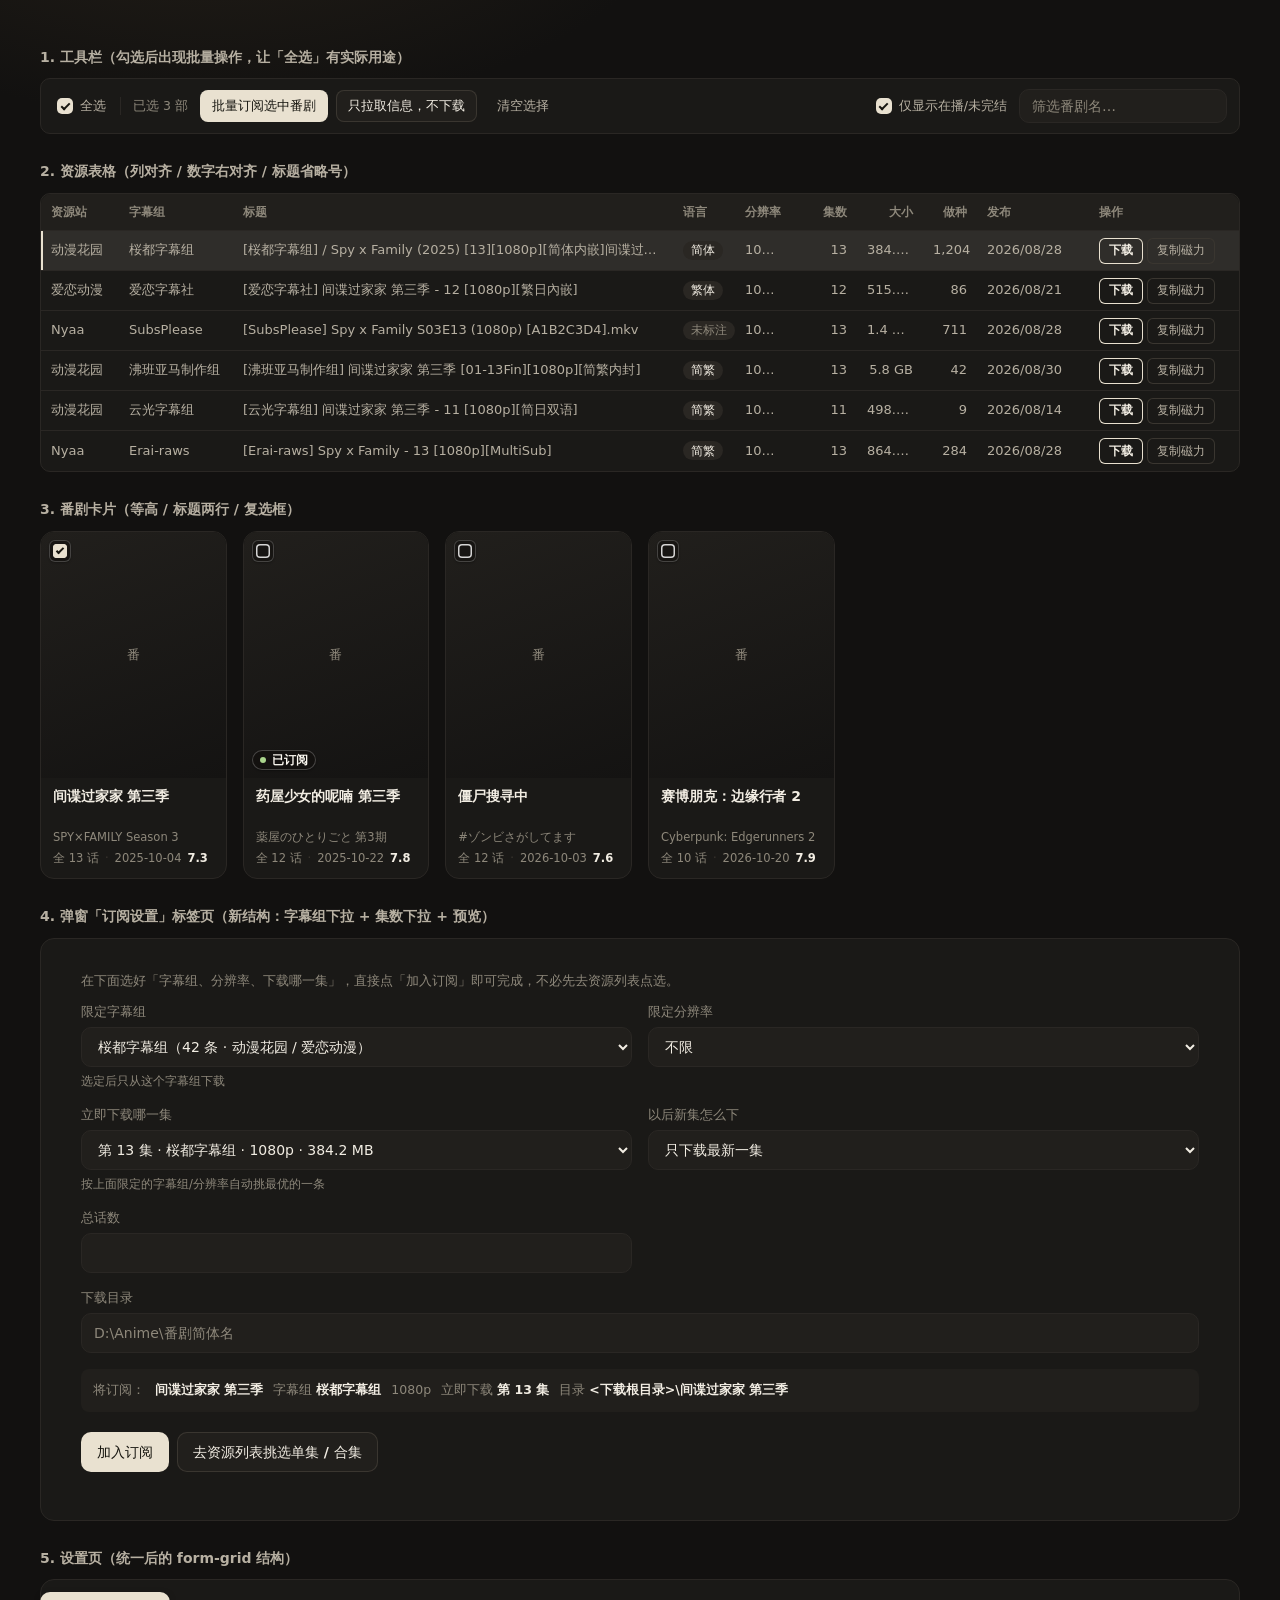
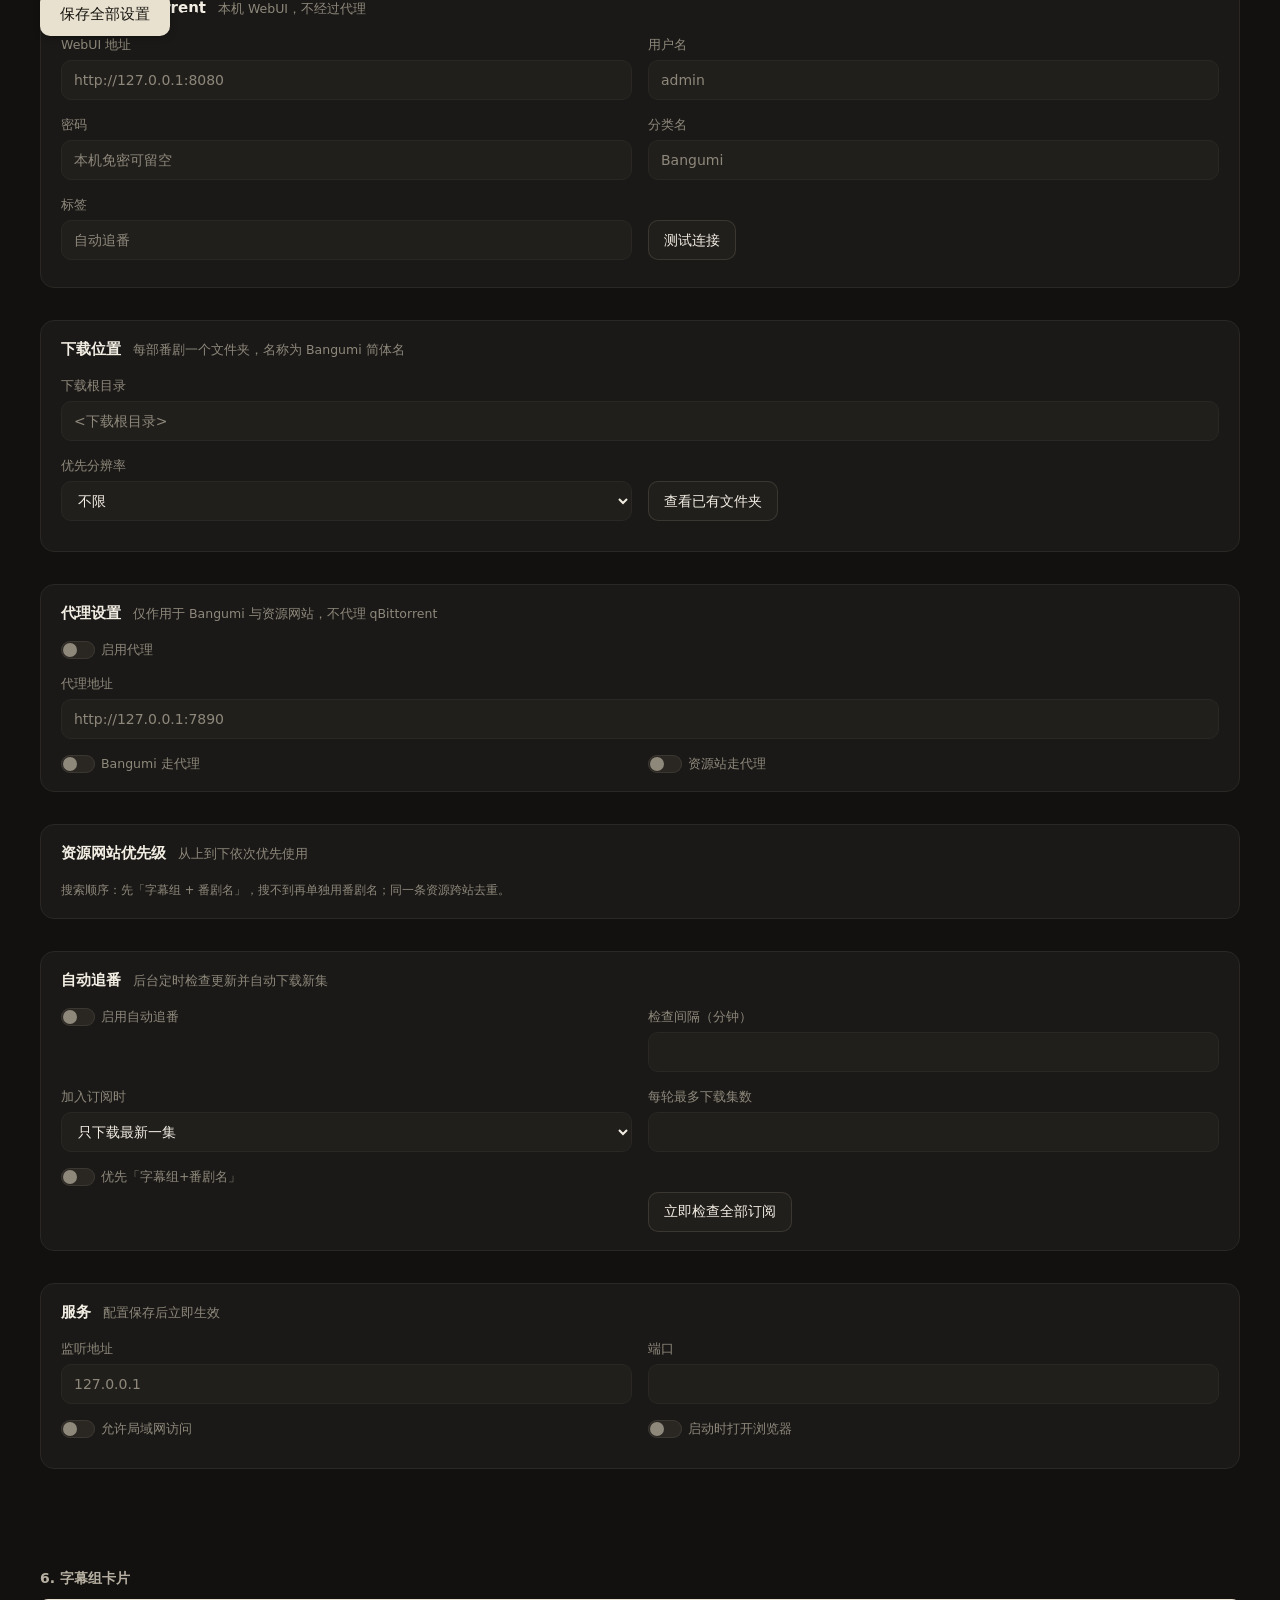
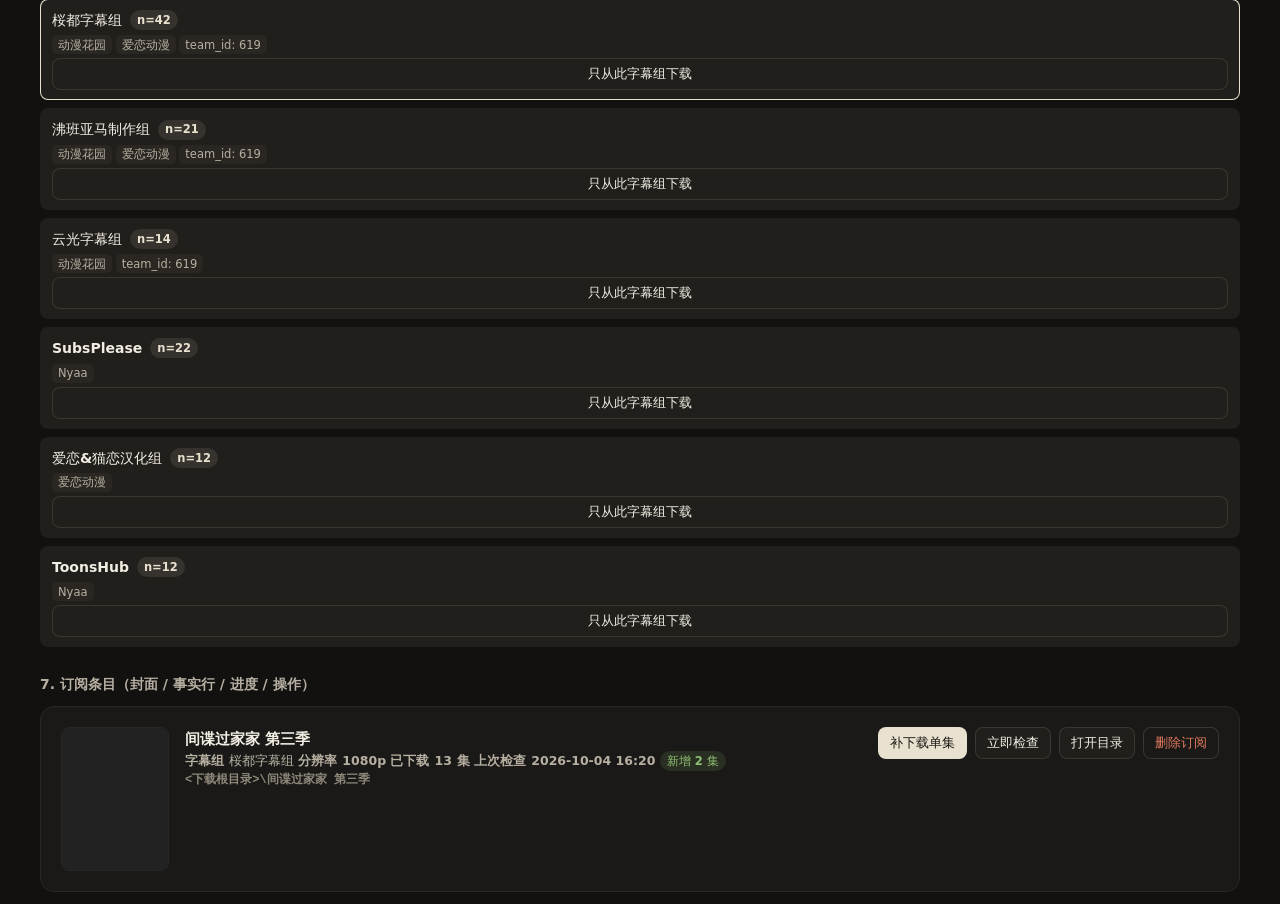
<file: _probe/ui_components.html>
<!DOCTYPE html>
<html lang="zh-CN" data-theme="dark">
<head>
<meta charset="UTF-8">
<title>组件布局快照</title>
<link rel="stylesheet" href="../app/web/styles.css">
<style>
  body { padding: 20px 40px; }
  h3 { font-size: 14px; margin: 26px 0 10px; color: var(--text-2); font-weight: 600; }
  .data-table tbody td { height: 40px; }
  .sub-item { margin-bottom: 12px; }
  .sub-progress { width: 320px; }
  .snap { border: 1px solid var(--border); border-radius: var(--r-lg); padding: 16px 20px; background: var(--surface); }
</style>
</head>
<body>
<h3>1. 工具栏（勾选后出现批量操作，让「全选」有实际用途）</h3>
<div class="toolbar" id="anime-toolbar">
        <label class="check"><input type="checkbox" id="check-all" checked><span>全选</span></label>
        <span class="toolbar-sep"></span>
        <span class="muted" id="selected-count">已选 3 部</span>
        <div class="batch-actions" id="batch-actions">
          <button type="button" class="btn btn-sm btn-primary" id="btn-batch-sub">批量订阅选中番剧</button>
          <button type="button" class="btn btn-sm" id="btn-batch-fetch">只拉取信息，不下载</button>
          <button type="button" class="btn btn-sm btn-ghost" id="btn-clear-selection">清空选择</button>
        </div>
        <div class="spacer"></div>
        <label class="check"><input type="checkbox" id="only-airing" checked><span>仅显示在播/未完结</span></label>
        <input type="search" class="input input-search" id="anime-filter" placeholder="筛选番剧名…">
      </div>

<h3>2. 资源表格（列对齐 / 数字右对齐 / 标题省略号）</h3>
<div class="table-wrap">
        <table class="data-table" id="res-table">
          <thead>
            <tr>
              <th class="col-src">资源站</th>
              <th class="col-group">字幕组</th>
              <th class="col-title">标题</th>
              <th class="col-lang">语言</th>
              <th class="col-res">分辨率</th>
              <th class="col-ep num">集数</th>
              <th class="col-size num">大小</th>
              <th class="col-seed num">做种</th>
              <th class="col-time">发布</th>
              <th class="col-act">操作</th>
            </tr>
          </thead>
          <tbody id="res-body"><tr class="res-row is-selected">
      <td class="col-src">动漫花园</td>
      <td class="col-group" title="桜都字幕组">桜都字幕组</td>
      <td class="col-title"><span class="ellipsis" title="[桜都字幕组] / Spy x Family (2025) [13][1080p][简体内嵌]间谍过家家第三季">[桜都字幕组] / Spy x Family (2025) [13][1080p][简体内嵌]间谍过家家第三季</span></td>
      <td class="col-lang"><span class="lang-pill lang-chs">简体</span></td>
      <td class="col-res">1080p</td>
      <td class="col-ep num">13</td>
      <td class="col-size num">384.2 MB</td>
      <td class="col-seed num">1,204</td>
      <td class="col-time">2026/08/28</td>
      <td class="col-act act-cell"><span class="cell-actions">
        <button type="button" class="btn btn-sm btn-primary">下载</button>
        <button type="button" class="btn btn-sm">复制磁力</button></span></td>
    </tr>
<tr class="res-row">
      <td class="col-src">爱恋动漫</td>
      <td class="col-group" title="爱恋字幕社">爱恋字幕社</td>
      <td class="col-title"><span class="ellipsis" title="[爱恋字幕社] 间谍过家家 第三季 - 12 [1080p][繁日內嵌]">[爱恋字幕社] 间谍过家家 第三季 - 12 [1080p][繁日內嵌]</span></td>
      <td class="col-lang"><span class="lang-pill lang-cht">繁体</span></td>
      <td class="col-res">1080p</td>
      <td class="col-ep num">12</td>
      <td class="col-size num">515.1 MB</td>
      <td class="col-seed num">86</td>
      <td class="col-time">2026/08/21</td>
      <td class="col-act act-cell"><span class="cell-actions">
        <button type="button" class="btn btn-sm btn-primary">下载</button>
        <button type="button" class="btn btn-sm">复制磁力</button></span></td>
    </tr>
<tr class="res-row">
      <td class="col-src">Nyaa</td>
      <td class="col-group" title="SubsPlease">SubsPlease</td>
      <td class="col-title"><span class="ellipsis" title="[SubsPlease] Spy x Family S03E13 (1080p) [A1B2C3D4].mkv">[SubsPlease] Spy x Family S03E13 (1080p) [A1B2C3D4].mkv</span></td>
      <td class="col-lang"><span class="lang-pill lang-none">未标注</span></td>
      <td class="col-res">1080p</td>
      <td class="col-ep num">13</td>
      <td class="col-size num">1.4 GiB</td>
      <td class="col-seed num">711</td>
      <td class="col-time">2026/08/28</td>
      <td class="col-act act-cell"><span class="cell-actions">
        <button type="button" class="btn btn-sm btn-primary">下载</button>
        <button type="button" class="btn btn-sm">复制磁力</button></span></td>
    </tr>
<tr class="res-row">
      <td class="col-src">动漫花园</td>
      <td class="col-group" title="沸班亚马制作组">沸班亚马制作组</td>
      <td class="col-title"><span class="ellipsis" title="[沸班亚马制作组] 间谍过家家 第三季 [01-13Fin][1080p][简繁内封]">[沸班亚马制作组] 间谍过家家 第三季 [01-13Fin][1080p][简繁内封]</span></td>
      <td class="col-lang"><span class="lang-pill lang-both">简繁</span></td>
      <td class="col-res">1080p</td>
      <td class="col-ep num">13</td>
      <td class="col-size num">5.8 GB</td>
      <td class="col-seed num">42</td>
      <td class="col-time">2026/08/30</td>
      <td class="col-act act-cell"><span class="cell-actions">
        <button type="button" class="btn btn-sm btn-primary">下载</button>
        <button type="button" class="btn btn-sm">复制磁力</button></span></td>
    </tr>
<tr class="res-row">
      <td class="col-src">动漫花园</td>
      <td class="col-group" title="云光字幕组">云光字幕组</td>
      <td class="col-title"><span class="ellipsis" title="[云光字幕组] 间谍过家家 第三季 - 11 [1080p][简日双语]">[云光字幕组] 间谍过家家 第三季 - 11 [1080p][简日双语]</span></td>
      <td class="col-lang"><span class="lang-pill lang-both">简繁</span></td>
      <td class="col-res">1080p</td>
      <td class="col-ep num">11</td>
      <td class="col-size num">498.0 MB</td>
      <td class="col-seed num">9</td>
      <td class="col-time">2026/08/14</td>
      <td class="col-act act-cell"><span class="cell-actions">
        <button type="button" class="btn btn-sm btn-primary">下载</button>
        <button type="button" class="btn btn-sm">复制磁力</button></span></td>
    </tr>
<tr class="res-row">
      <td class="col-src">Nyaa</td>
      <td class="col-group" title="Erai-raws">Erai-raws</td>
      <td class="col-title"><span class="ellipsis" title="[Erai-raws] Spy x Family - 13 [1080p][MultiSub]">[Erai-raws] Spy x Family - 13 [1080p][MultiSub]</span></td>
      <td class="col-lang"><span class="lang-pill lang-both">简繁</span></td>
      <td class="col-res">1080p</td>
      <td class="col-ep num">13</td>
      <td class="col-size num">864.6 MiB</td>
      <td class="col-seed num">284</td>
      <td class="col-time">2026/08/28</td>
      <td class="col-act act-cell"><span class="cell-actions">
        <button type="button" class="btn btn-sm btn-primary">下载</button>
        <button type="button" class="btn btn-sm">复制磁力</button></span></td>
    </tr></tbody>
        </table>
      </div>
      <div class="empty small" id="res-empty" hidden>没有符合条件的资源</div>
    </div>

<h3>3. 番剧卡片（等高 / 标题两行 / 复选框）</h3>
<div class="grid"><div class="card">
      <div class="card-cover"><span class="card-cover-fallback">番</span>
        <label class="card-check"><input type="checkbox" checked></label>
        
      </div>
      <div class="card-body">
        <div class="card-title">间谍过家家 第三季</div>
        <div class="card-sub">SPY×FAMILY Season 3</div>
        <div class="card-meta"><span class="tag">全 13 话</span><span class="tag">2025-10-04</span><span class="num">7.3</span></div>
      </div>
    </div>
<div class="card is-subscribed">
      <div class="card-cover"><span class="card-cover-fallback">番</span>
        <label class="card-check"><input type="checkbox"></label>
        <div class="card-badges"><span class="badge badge-ok">已订阅</span></div>
      </div>
      <div class="card-body">
        <div class="card-title">药屋少女的呢喃 第三季</div>
        <div class="card-sub">薬屋のひとりごと 第3期</div>
        <div class="card-meta"><span class="tag">全 12 话</span><span class="tag">2025-10-22</span><span class="num">7.8</span></div>
      </div>
    </div>
<div class="card">
      <div class="card-cover"><span class="card-cover-fallback">番</span>
        <label class="card-check"><input type="checkbox"></label>
        
      </div>
      <div class="card-body">
        <div class="card-title">僵尸搜寻中</div>
        <div class="card-sub">#ゾンビさがしてます</div>
        <div class="card-meta"><span class="tag">全 12 话</span><span class="tag">2026-10-03</span><span class="num">7.6</span></div>
      </div>
    </div>
<div class="card">
      <div class="card-cover"><span class="card-cover-fallback">番</span>
        <label class="card-check"><input type="checkbox"></label>
        
      </div>
      <div class="card-body">
        <div class="card-title">赛博朋克：边缘行者 2</div>
        <div class="card-sub">Cyberpunk: Edgerunners 2</div>
        <div class="card-meta"><span class="tag">全 10 话</span><span class="tag">2026-10-20</span><span class="num">7.9</span></div>
      </div>
    </div></div>

<h3>4. 弹窗「订阅设置」标签页（新结构：字幕组下拉 + 集数下拉 + 预览）</h3>
<div class="snap"><div class="tab-body" id="tab-sub">
      <p class="muted section-hint">在下面选好「字幕组、分辨率、下载哪一集」，直接点「加入订阅」即可完成，不必先去资源列表点选。</p>
      <div class="form-grid">
        <div class="form-cell">
          <label for="s-group">限定字幕组</label>
          <select id="s-group">
            <option value="">不限字幕组（任意组）</option>
            <option value="桜都字幕组" selected>桜都字幕组（42 条 · 动漫花园 / 爱恋动漫）</option>
            <option value="SubsPlease">SubsPlease（22 条 · Nyaa）</option>
          </select>
          <span class="field-tip" id="s-group-tip">选定后只从这个字幕组下载</span>
        </div>
        <div class="form-cell">
          <label for="s-res">限定分辨率</label>
          <select id="s-res">
            <option value="">不限</option>
            <option>2160p</option>
            <option>1080p</option>
            <option>720p</option>
            <option>480p</option>
          </select>
        </div>
        <div class="form-cell">
          <label for="s-episode">立即下载哪一集</label>
          <select id="s-episode">
            <option value="">不下载（仅订阅，之后自动追新）</option>
            <option value="k13" selected>第 13 集 · 桜都字幕组 · 1080p · 384.2 MB</option>
            <option value="k12">第 12 集 · 桜都字幕组 · 1080p · 515.1 MB</option>
            <option value="k11">第 11 集 · 云光字幕组 · 1080p · 498.0 MB</option>
          </select>
          <span class="field-tip" id="s-episode-tip">按上面限定的字幕组/分辨率自动挑最优的一条</span>
        </div>
        <div class="form-cell">
          <label for="s-initial">以后新集怎么下</label>
          <select id="s-initial">
            <option value="latest">只下载最新一集</option>
            <option value="all">补齐已播出剧集</option>
            <option value="none">只追新，不补旧</option>
          </select>
        </div>
        <div class="form-cell">
          <label for="s-total">总话数</label>
          <input id="s-total" type="number" min="0" step="1">
        </div>
        <div class="form-cell span-2">
          <label for="s-folder">下载目录</label>
          <input id="s-folder" placeholder="D:\Anime\番剧简体名">
        </div>
      </div>

      <div class="sub-preview" id="s-preview">将订阅：<b>间谍过家家 第三季</b><span>字幕组 <b>桜都字幕组</b></span><span>1080p</span><span>立即下载 <b>第 13 集</b></span><span class="ellipsis">目录 <b><下载根目录>\间谍过家家 第三季</b></span></div>

      <div class="sub-actions">
        <button type="button" class="btn btn-primary" id="btn-sub-add">加入订阅</button>
        <button type="button" class="btn" id="btn-goto-res">去资源列表挑选单集 / 合集</button>
        <span class="muted" id="sub-state"></span>
      </div>

      <div class="history" id="sub-history"></div>
    </div></div>

<h3>5. 设置页（统一后的 form-grid 结构）</h3>
<section class="view" id="view-config">
      <div class="settings">

        <div class="panel">
          <div class="panel-head"><h2>下载器 qBittorrent</h2><span class="hint">本机 WebUI，不经过代理</span></div>
          <div class="form-grid">
            <div class="form-cell"><label for="cfg-qb-url">WebUI 地址</label>
              <input id="cfg-qb-url" placeholder="http://127.0.0.1:8080"></div>
            <div class="form-cell"><label for="cfg-qb-user">用户名</label>
              <input id="cfg-qb-user" placeholder="admin"></div>
            <div class="form-cell"><label for="cfg-qb-pass">密码</label>
              <input id="cfg-qb-pass" type="password" placeholder="本机免密可留空"></div>
            <div class="form-cell"><label for="cfg-qb-cat">分类名</label>
              <input id="cfg-qb-cat" placeholder="Bangumi"></div>
            <div class="form-cell"><label for="cfg-qb-tags">标签</label>
              <input id="cfg-qb-tags" placeholder="自动追番"></div>
            <div class="form-cell"><span class="label-ghost" aria-hidden="true"></span>
              <button type="button" class="btn" id="btn-qb-test">测试连接</button></div>
          </div>
          <div class="inline-state" id="qb-state"></div>
        </div>

        <div class="panel">
          <div class="panel-head"><h2>下载位置</h2><span class="hint">每部番剧一个文件夹，名称为 Bangumi 简体名</span></div>
          <div class="form-grid">
            <div class="form-cell span-2"><label for="cfg-root">下载根目录</label>
              <input id="cfg-root" placeholder="<下载根目录>"></div>
            <div class="form-cell"><label for="cfg-res">优先分辨率</label>
              <select id="cfg-res"><option value="">不限</option><option>2160p</option><option>1080p</option><option>720p</option><option>480p</option></select></div>
            <div class="form-cell form-cell-btn"><span class="label-ghost" aria-hidden="true"></span><button type="button" class="btn" id="btn-show-folders">查看已有文件夹</button></div>
          </div>
          <div class="folders" id="folder-list"></div>
        </div>

        <div class="panel">
          <div class="panel-head"><h2>代理设置</h2><span class="hint">仅作用于 Bangumi 与资源网站，不代理 qBittorrent</span></div>
          <div class="form-grid">
            <div class="form-cell"><label class="switch"><input type="checkbox" id="cfg-proxy-on"><span>启用代理</span></label></div>
            <div class="form-cell span-2"><label for="cfg-proxy-url">代理地址</label>
              <input id="cfg-proxy-url" placeholder="http://127.0.0.1:7890"></div>
            <div class="form-cell"><label class="switch"><input type="checkbox" id="cfg-proxy-bgm"><span>Bangumi 走代理</span></label></div>
            <div class="form-cell"><label class="switch"><input type="checkbox" id="cfg-proxy-src"><span>资源站走代理</span></label></div>
          </div>
        </div>

        <div class="panel">
          <div class="panel-head"><h2>资源网站优先级</h2><span class="hint">从上到下依次优先使用</span></div>
          <div class="source-list" id="source-list"></div>
          <p class="muted small">搜索顺序：先「字幕组 + 番剧名」，搜不到再单独用番剧名；同一条资源跨站去重。</p>
        </div>

        <div class="panel">
          <div class="panel-head"><h2>自动追番</h2><span class="hint">后台定时检查更新并自动下载新集</span></div>
          <div class="form-grid">
            <div class="form-cell"><label class="switch"><input type="checkbox" id="cfg-sub-on"><span>启用自动追番</span></label></div>
            <div class="form-cell"><label for="cfg-sub-interval">检查间隔（分钟）</label>
              <input id="cfg-sub-interval" type="number" min="5" max="1440" step="5"></div>
            <div class="form-cell"><label for="cfg-sub-initial">加入订阅时</label>
              <select id="cfg-sub-initial">
                <option value="latest">只下载最新一集</option>
                <option value="all">补齐已播出剧集</option>
                <option value="none">只追新，不补旧</option>
              </select></div>
            <div class="form-cell"><label for="cfg-sub-max">每轮最多下载集数</label>
              <input id="cfg-sub-max" type="number" min="1" max="50" step="1"></div>
            <div class="form-cell"><label class="switch"><input type="checkbox" id="cfg-sub-groupfirst"><span>优先「字幕组+番剧名」</span></label></div>
            <div class="form-cell form-cell-btn"><span class="label-ghost" aria-hidden="true"></span><button type="button" class="btn" id="btn-check-now">立即检查全部订阅</button></div>
          </div>
        </div>

        <div class="panel">
          <div class="panel-head"><h2>服务</h2><span class="hint">配置保存后立即生效</span></div>
          <div class="form-grid">
            <div class="form-cell"><label for="cfg-host">监听地址</label>
              <input id="cfg-host" placeholder="127.0.0.1"></div>
            <div class="form-cell"><label for="cfg-port">端口</label>
              <input id="cfg-port" type="number" min="1024" max="65535"></div>
            <div class="form-cell"><label class="switch"><input type="checkbox" id="cfg-lan"><span>允许局域网访问</span></label></div>
            <div class="form-cell"><label class="switch"><input type="checkbox" id="cfg-openbrowser"><span>启动时打开浏览器</span></label></div>
          </div>
          <div class="config-path" id="config-path"></div>
        </div>

        <div class="save-bar">
          <button type="button" class="btn btn-primary btn-lg" id="btn-save-config">保存全部设置</button>
          <span class="muted" id="save-state"></span>
        </div>
      </div>
    </section>

<h3>6. 字幕组卡片</h3>
<div class="group-list"><div class="group-card is-selected">
      <div class="group-head"><span class="group-name">桜都字幕组</span><span class="badge badge-accent">n=42</span></div>
      <div class="group-meta"><span class="tag">动漫花园</span> <span class="tag">爱恋动漫</span>
        <span class="tag">team_id: 619</span></div>
      <button type="button" class="btn btn-sm">只从此字幕组下载</button>
    </div>
<div class="group-card">
      <div class="group-head"><span class="group-name">沸班亚马制作组</span><span class="badge badge-accent">n=21</span></div>
      <div class="group-meta"><span class="tag">动漫花园</span> <span class="tag">爱恋动漫</span>
        <span class="tag">team_id: 619</span></div>
      <button type="button" class="btn btn-sm">只从此字幕组下载</button>
    </div>
<div class="group-card">
      <div class="group-head"><span class="group-name">云光字幕组</span><span class="badge badge-accent">n=14</span></div>
      <div class="group-meta"><span class="tag">动漫花园</span>
        <span class="tag">team_id: 619</span></div>
      <button type="button" class="btn btn-sm">只从此字幕组下载</button>
    </div>
<div class="group-card">
      <div class="group-head"><span class="group-name">SubsPlease</span><span class="badge badge-accent">n=22</span></div>
      <div class="group-meta"><span class="tag">Nyaa</span>
        </div>
      <button type="button" class="btn btn-sm">只从此字幕组下载</button>
    </div>
<div class="group-card">
      <div class="group-head"><span class="group-name">爱恋&猫恋汉化组</span><span class="badge badge-accent">n=12</span></div>
      <div class="group-meta"><span class="tag">爱恋动漫</span>
        </div>
      <button type="button" class="btn btn-sm">只从此字幕组下载</button>
    </div>
<div class="group-card">
      <div class="group-head"><span class="group-name">ToonsHub</span><span class="badge badge-accent">n=12</span></div>
      <div class="group-meta"><span class="tag">Nyaa</span>
        </div>
      <button type="button" class="btn btn-sm">只从此字幕组下载</button>
    </div></div>

<h3>7. 订阅条目（封面 / 事实行 / 进度 / 操作）</h3>
<div class="sub-list">
  <div class="sub-item">
    <img class="sub-cover" alt="" src="data:image/svg+xml,%3Csvg xmlns='http://www.w3.org/2000/svg' width='62' height='84'%3E%3Crect width='62' height='84' fill='%23222'/%3E%3C/svg%3E">
    <div class="sub-item-body">
      <div class="sub-item-title">间谍过家家 第三季</div>
      <div class="sub-meta">
        <span class="sub-fact">字幕组 <b>桜都字幕组</b></span>
        <span class="sub-fact">分辨率 <b>1080p</b></span>
        <span class="sub-fact">已下载 <b>13</b> 集</span>
        <span class="sub-fact">上次检查 <b>2026-10-04 16:20</b></span>
        <span class="badge badge-ok">新增 2 集</span>
      </div>
      <div class="sub-progress"><i style="width:100%"></i></div>
      <div class="sub-path"><下载根目录>\间谍过家家 第三季</div>
    </div>
    <div class="sub-item-actions">
      <button type="button" class="btn btn-sm btn-primary">补下载单集</button>
      <button type="button" class="btn btn-sm">立即检查</button>
      <button type="button" class="btn btn-sm">打开目录</button>
      <button type="button" class="btn btn-sm btn-danger">删除订阅</button>
    </div>
  </div>
</div>
</body>
</html>
</file>
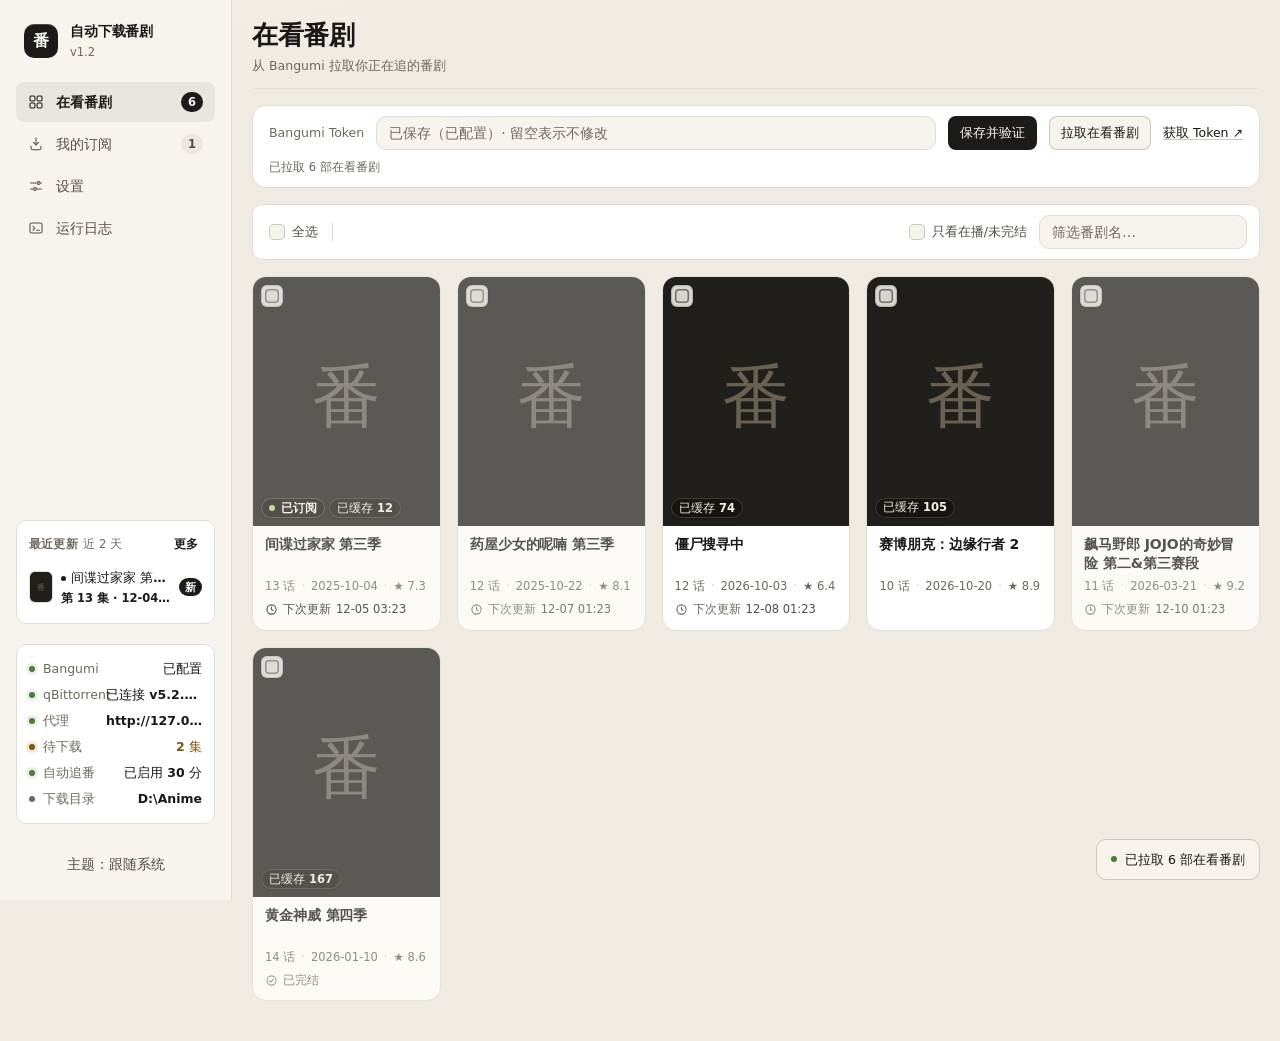
<file: _probe/ui_fixture.html>
<!DOCTYPE html>
<html lang="zh-CN" data-theme="dark">
<head>
<meta charset="UTF-8">
<title>UI 测试页（mock 数据）</title>
<link rel="stylesheet" href="../app/web/styles.css">
<style>
  /* 仅测试页使用：标注区域，方便截图核对 */
  .probe-note { font-size: 11px; color: var(--text-3); padding: 4px 0 0 2px; }
</style>
</head>
<body>
<script>
/* 截图/验收用：?theme=light|dark 强制主题（只影响这个 mock 页，产品逻辑不变） */
(function () {
  try {
    var forced = new URLSearchParams(location.search).get('theme');
    if (forced === 'light' || forced === 'dark') localStorage.setItem('anime-auto-dl-theme', forced);
    else localStorage.removeItem('anime-auto-dl-theme');
  } catch (e) { /* 忽略 */ }
})();
</script>
<!-- 与 index.html 完全一致的结构（由构建脚本从 index.html 抽取） -->

<div class="app">

  <!-- ============ 侧边栏 ============ -->
  <aside class="sidebar">
    <div class="brand">
      <div class="brand-mark">番</div>
      <div class="brand-text">
        <strong>自动下载番剧</strong>
        <span id="app-version">v1.2</span>
      </div>
    </div>

    <nav class="nav" id="nav">
      <button type="button" class="nav-item is-active" data-view="anime">
        <span class="nav-ico" aria-hidden="true"><svg viewBox="0 0 24 24"><rect x="3" y="3" width="7.4" height="7.4" rx="1.7"/><rect x="13.6" y="3" width="7.4" height="7.4" rx="1.7"/><rect x="3" y="13.6" width="7.4" height="7.4" rx="1.7"/><rect x="13.6" y="13.6" width="7.4" height="7.4" rx="1.7"/></svg></span><span class="nav-label">在看番剧</span>
        <span class="nav-badge" id="nav-count-anime">–</span>
      </button>
      <button type="button" class="nav-item" data-view="subs">
        <span class="nav-ico" aria-hidden="true"><svg viewBox="0 0 24 24"><path d="M12 3.5v9.5"/><path d="m8.2 9.4 3.8 3.8 3.8-3.8"/><path d="M4.5 15.5v2.6A2.4 2.4 0 0 0 6.9 20.5h10.2a2.4 2.4 0 0 0 2.4-2.4v-2.6"/></svg></span><span class="nav-label">我的订阅</span>
        <span class="nav-badge" id="nav-count-subs">–</span>
      </button>
      <button type="button" class="nav-item" data-view="config">
        <span class="nav-ico" aria-hidden="true"><svg viewBox="0 0 24 24"><path d="M4 7.5h8.5"/><path d="M18.5 7.5H20"/><circle cx="16" cy="7.5" r="2.1"/><path d="M4 16.5h3.5"/><path d="M13.5 16.5H20"/><circle cx="10.5" cy="16.5" r="2.1"/></svg></span><span class="nav-label">设置</span>
      </button>
      <button type="button" class="nav-item" data-view="logs">
        <span class="nav-ico" aria-hidden="true"><svg viewBox="0 0 24 24"><rect x="3" y="4.5" width="18" height="15" rx="2.4"/><path d="m7.5 9.5 3 2.9-3 2.9"/><path d="M12.8 15.3H17"/></svg></span><span class="nav-label">运行日志</span>
      </button>
    </nav>

    <!-- 侧栏「最近更新」：订阅里**近 2 天内**更新过的番（按最近一集播出时间排）（点一条跳到「我的订阅」并高亮那张卡片） -->
    <div class="side-updates" id="side-updates" hidden>
      <div class="side-updates-head">
        <span>最近更新<i class="side-updates-hint" id="side-updates-hint"></i></span>
        <button type="button" class="side-updates-more" id="btn-side-updates" title="看最近最多 50 条更新">更多</button>
      </div>
      <div class="side-updates-list" id="side-updates-list"></div>
    </div>

    <div class="side-status" id="side-status">
      <div class="status-row"><span class="dot dot-idle" id="dot-bgm"></span><span>Bangumi</span><b id="st-bgm">未配置</b></div>
      <div class="status-row"><span class="dot dot-idle" id="dot-qb"></span><span>qBittorrent</span><b id="st-qb">检测中</b></div>
      <div class="status-row"><span class="dot dot-idle" id="dot-proxy"></span><span>代理</span><b id="st-proxy">关闭</b></div>
      <!-- qBittorrent 掉线期间攒下的待下载集数：有货才显示，点一下立刻重试补下载 -->
      <div class="status-row is-action" id="row-pending" hidden
           title="qBittorrent 恢复连接后会自动补下载；点这里立刻重试">
        <span class="dot dot-warn" id="dot-pending"></span><span>待下载</span><b id="st-pending">0</b>
      </div>
      <div class="status-row"><span class="dot dot-idle" id="dot-watch"></span><span>自动追番</span><b id="st-watch">–</b></div>
      <div class="status-row"><span class="dot dot-idle"></span><span>下载目录</span><b id="st-root" class="ellipsis" title="">–</b></div>
    </div>

    <div class="side-foot">
      <button type="button" class="btn btn-ghost btn-block" id="btn-theme">切换主题</button>
    </div>
  </aside>

  <!-- ============ 主区域 ============ -->
  <main class="content">
    <header class="topbar">
      <div class="topbar-title">
        <h1 id="view-title">在看番剧</h1>
        <p id="view-sub">从 Bangumi 拉取你正在追的番剧</p>
      </div>
      <div class="topbar-actions" id="topbar-actions"></div>
    </header>

    <!-- 在看番剧 -->
    <section class="view" id="view-anime">
      <!-- Token 只在首次配置和失效时用：压成一行，把首屏让给封面 -->
      <div class="panel token-panel" id="token-panel">
        <span class="token-label">Bangumi Token</span>
        <input type="password" id="token-input" class="token-input" placeholder="粘贴 Access Token"
               autocomplete="off" spellcheck="false" aria-label="Bangumi Access Token">
        <button type="button" class="btn btn-primary btn-sm" id="btn-save-token">保存并验证</button>
        <button type="button" class="btn btn-sm" id="btn-load-anime">拉取在看番剧</button>
        <a class="link" id="link-get-token" href="https://next.bgm.tv/demo/access-token"
           target="_blank" rel="noopener">获取 Token ↗</a>
        <span class="token-state" id="token-state"></span>
      </div>

      <div class="toolbar" id="anime-toolbar">
        <label class="check"><input type="checkbox" id="check-all"><span>全选</span></label>
        <span class="toolbar-sep"></span>
        <span class="muted" id="selected-count">已选 0 部</span>
        <div class="batch-actions" id="batch-actions" hidden>
          <!-- 唯一入口：点「批量订阅」打开规则窗口，在里面填规则再执行（不绕过规则） -->
          <button type="button" class="btn btn-sm btn-primary" id="btn-batch-sub" title="按规则逐条匹配后订阅">批量订阅</button>
          <button type="button" class="btn btn-sm" id="btn-batch-fetch">只拉取信息，不下载</button>
          <button type="button" class="btn btn-sm btn-ghost" id="btn-clear-selection">清空选择</button>
        </div>
        <div class="spacer"></div>
        <!-- 默认不勾选：Bangumi「在看」里的番**全部**显示（用户要求），想看哪些还在播时再自己勾上 -->
        <label class="check"><input type="checkbox" id="only-airing"><span>只看在播/未完结</span></label>
        <input type="search" class="input input-search" id="anime-filter" placeholder="筛选番剧名…">
      </div>

      <div class="grid" id="anime-grid"></div>
      <div class="empty" id="anime-empty" hidden>
        <div class="empty-ico"><svg viewBox="0 0 24 24" aria-hidden="true"><rect x="3" y="3" width="7.4" height="7.4" rx="1.7"/><rect x="13.6" y="3" width="7.4" height="7.4" rx="1.7"/><rect x="3" y="13.6" width="7.4" height="7.4" rx="1.7"/><rect x="13.6" y="13.6" width="7.4" height="7.4" rx="1.7"/></svg></div>
        <p>还没有数据。填写 Token 后点击「拉取在看番剧」。</p>
      </div>
    </section>

    <!-- 我的订阅 -->
    <section class="view" id="view-subs" hidden>
      <div class="sub-summary" id="sub-summary"></div>
      <div class="sub-batch-bar" id="sub-batch-bar">
        <button type="button" class="btn btn-sm" id="btn-subs-batch-toggle">批量操作</button>
        <label class="check sub-batch-all"><input type="checkbox" id="subs-select-all"><span>全选</span></label>
        <span class="muted small" id="sub-batch-count"></span>
        <div class="spacer"></div>
        <button type="button" class="btn btn-sm" id="btn-subs-enable-all" disabled>启用</button>
        <button type="button" class="btn btn-sm" id="btn-subs-disable-all" disabled>停用</button>
        <button type="button" class="btn btn-sm" id="btn-subs-check-all" disabled>立即检查</button>
        <button type="button" class="btn btn-sm btn-danger" id="btn-subs-delete-all" disabled>删除</button>
        <span class="muted small" id="sub-batch-state"></span>
      </div>
      <div class="sub-list" id="sub-list"></div>
      <div class="empty" id="subs-empty" hidden>
        <div class="empty-ico"><svg viewBox="0 0 24 24" aria-hidden="true"><path d="M12 3.5v9.5"/><path d="m8.2 9.4 3.8 3.8 3.8-3.8"/><path d="M4.5 15.5v2.6A2.4 2.4 0 0 0 6.9 20.5h10.2a2.4 2.4 0 0 0 2.4-2.4v-2.6"/></svg></div>
        <p>还没有订阅。到「在看番剧」里点开一部番剧，选好字幕组和剧集加入订阅。</p>
      </div>
    </section>

    <!-- 设置 -->
    <section class="view" id="view-config" hidden>
      <div class="settings">

        <div class="panel">
          <div class="panel-head"><h2>下载器 qBittorrent</h2><span class="hint">本机 WebUI，不经过代理</span></div>
          <div class="form-grid">
            <div class="form-cell"><label for="cfg-qb-url">WebUI 地址</label>
              <input id="cfg-qb-url" placeholder="http://127.0.0.1:8080"></div>
            <div class="form-cell"><label for="cfg-qb-user">用户名</label>
              <input id="cfg-qb-user" placeholder="admin"></div>
            <div class="form-cell"><label for="cfg-qb-pass">密码</label>
              <input id="cfg-qb-pass" type="password" placeholder="本机免密可留空"></div>
            <div class="form-cell"><label for="cfg-qb-cat">分类名</label>
              <input id="cfg-qb-cat" placeholder="Bangumi"></div>
            <div class="form-cell"><label for="cfg-qb-tags">标签</label>
              <input id="cfg-qb-tags" placeholder="自动追番"></div>
          </div>
          <div class="panel-actions">
            <button type="button" class="btn btn-sm" id="btn-qb-test">测试连接</button>
          </div>
          <div class="inline-state" id="qb-state"></div>
        </div>

        <div class="panel">
          <div class="panel-head"><h2>下载位置</h2><span class="hint">每部番剧一个文件夹，名称为 Bangumi 简体名</span></div>
          <div class="form-grid">
            <div class="form-cell span-2"><label for="cfg-root">下载根目录</label>
              <input id="cfg-root" placeholder="D:\Anime"></div>
          </div>
          <div class="panel-actions">
            <button type="button" class="btn btn-sm" id="btn-show-folders">查看已有文件夹</button>
          </div>
          <div class="folders" id="folder-list"></div>
        </div>

        <div class="panel">
          <div class="panel-head"><h2>代理设置</h2><span class="hint">仅作用于 Bangumi 与资源网站，不代理 qBittorrent</span></div>
          <div class="form-grid">
            <div class="form-cell"><label class="switch"><input type="checkbox" id="cfg-proxy-on"><span>启用代理</span></label></div>
            <div class="form-cell"><label class="switch"><input type="checkbox" id="cfg-proxy-bgm"><span>Bangumi 走代理</span></label></div>
            <div class="form-cell"><label class="switch"><input type="checkbox" id="cfg-proxy-src"><span>资源站走代理</span></label></div>
            <div class="form-cell"><label for="cfg-proxy-url">代理地址</label>
              <input id="cfg-proxy-url" placeholder="http://127.0.0.1:7890"></div>
            <div class="form-cell"></div>
            <div class="form-cell"></div>
          </div>
        </div>

        <div class="panel">
          <div class="panel-head"><h2>资源网站优先级</h2><span class="hint">从上到下依次优先使用</span></div>
          <div class="source-list" id="source-list"></div>
          <p class="muted small">搜索顺序：先「字幕组 + 番剧名」，搜不到再单独用番剧名；同一条资源跨站去重。</p>
        </div>

        <div class="panel">
          <div class="panel-head"><h2>自动追番</h2><span class="hint">后台定时检查更新并自动下载新集</span></div>
          <div class="form-grid cols-2">
            <div class="form-cell is-switch"><label class="switch"><input type="checkbox" id="cfg-sub-on"><span>启用自动追番</span></label></div>
            <div class="form-cell is-switch"></div>
            <div class="form-cell"><label for="cfg-sub-interval">检查间隔（分钟）</label>
              <input id="cfg-sub-interval" type="number" min="5" max="1440" step="5"></div>
            <div class="form-cell"><label for="cfg-sub-initial">加入订阅时</label>
              <select id="cfg-sub-initial">
                <option value="latest">只下载最新一集</option>
                <option value="all">补齐已播出剧集</option>
                <option value="none">只追新，不补旧</option>
              </select></div>
            <div class="form-cell"><label for="cfg-sub-max">每轮最多下载集数</label>
              <input id="cfg-sub-max" type="number" min="1" max="50" step="1"></div>
            <div class="form-cell"></div>
          </div>
          <div class="panel-actions">
            <button type="button" class="btn btn-sm" id="btn-check-now">立即检查全部订阅</button>
          </div>
        </div>

        <div class="panel">
          <div class="panel-head"><h2>服务</h2><span class="hint">配置保存后立即生效</span></div>
          <div class="form-grid cols-2">
            <div class="form-cell is-switch"><label class="switch"><input type="checkbox" id="cfg-lan"><span>允许局域网访问</span></label></div>
            <div class="form-cell is-switch"><label class="switch"><input type="checkbox" id="cfg-openbrowser"><span>启动时打开浏览器</span></label></div>
            <div class="form-cell"><label for="cfg-host">监听地址</label>
              <input id="cfg-host" placeholder="127.0.0.1"></div>
            <div class="form-cell"><label for="cfg-port">端口</label>
              <input id="cfg-port" type="number" min="1024" max="65535"></div>
          </div>
          <!-- 局域网地址：勾上「允许局域网访问」后，手机/平板照这里显示的地址打开（改完要重启服务才生效） -->
          <div class="lan-hint" id="lan-hint" hidden></div>
          <div class="config-path" id="config-path"></div>
        </div>

        <div class="save-bar">
          <button type="button" class="btn btn-primary" id="btn-save-config">保存全部设置</button>
          <span class="muted" id="save-state"></span>
        </div>
      </div>
    </section>

    <!-- 日志 -->
    <section class="view" id="view-logs" hidden>
      <div class="panel">
        <div class="panel-head"><h2>最近 300 行</h2><span class="hint">按时间正序</span>
          <button type="button" class="btn btn-sm" id="btn-reload-logs">刷新</button></div>
        <pre class="logbox" id="logbox"></pre>
      </div>
    </section>
  </main>
</div>

<!-- ============ 「最近更新」弹窗：侧栏点「更多」打开，最多 50 条自动下载记录 ============ -->
<div class="modal-backdrop" id="updates-modal" hidden>
  <div class="modal updates-modal" role="dialog" aria-modal="true" aria-labelledby="updates-title">
    <header class="updates-head">
      <div>
        <h2 id="updates-title">最近更新</h2>
        <p class="updates-sub" id="updates-sub">自动追番自动添加的下载</p>
      </div>
      <button type="button" class="icon-btn" id="updates-close" title="关闭"><svg viewBox="0 0 24 24" aria-hidden="true"><path d="M6.5 6.5l11 11M17.5 6.5l-11 11"/></svg></button>
    </header>
    <div class="updates-body" id="updates-list"></div>
  </div>
</div>

<!-- ============ 番剧详情弹窗 ============ -->
<div class="modal-backdrop" id="modal" hidden>
  <div class="modal" role="dialog" aria-modal="true">
    <header class="modal-head">
      <img class="modal-cover" id="m-cover" alt="">
      <div class="modal-info">
        <h2 id="m-title">—</h2>
        <div class="modal-sub" id="m-sub"></div>
        <div class="modal-aliases" id="m-aliases"></div>
      </div>
      <button type="button" class="icon-btn" id="m-close" title="关闭"><svg viewBox="0 0 24 24" aria-hidden="true"><path d="M6.5 6.5l11 11M17.5 6.5l-11 11"/></svg></button>
    </header>

    <div class="tabs" id="m-tabs">
      <button type="button" class="tab is-active" data-tab="res">资源列表</button>
      <button type="button" class="tab" data-tab="sub">订阅设置</button>
    </div>

    <!-- 资源列表 -->
    <div class="tab-body" id="tab-res">
      <!-- 手动搜索：这里的词就是「联网搜索用哪个关键词」的唯一来源。
           留空 = 按番剧名/别名搜；点「手动搜索」或用回车 = 用这里的词联网重搜（也是联网刷新入口）。
           加入订阅会把词记住，之后自动追新也只用它。 -->
      <div class="manual-search">
        <input id="f-keyword" placeholder="搜索关键词：留空＝按番剧名/别名联网搜索（可带字幕组名，如「ANi 药屋少女的呢喃」）">
        <button type="button" class="btn" id="btn-keyword-search" title="用搜索框里的关键词联网搜索（留空＝按番剧名/别名）">手动搜索</button>
        <button type="button" class="btn btn-sm" id="btn-keyword-reset" hidden title="清空关键词，按番剧名/别名联网重搜">恢复自动搜索</button>
      </div>
      <div class="filters">
        <label class="filter"><span>资源站</span>
          <select id="f-source"><option value="">全部</option></select></label>
        <label class="filter"><span>字幕组</span>
          <select id="f-group"><option value="">全部</option></select></label>
        <label class="filter"><span>字幕语言</span>
          <select id="f-lang">
            <option value="">全部</option>
            <option value="chs">简体</option>
            <option value="cht">繁体</option>
            <option value="chj">简日双语</option>
            <option value="cjt">繁日双语</option>
            <option value="both">简繁/双语</option>
            <option value="jp">日文生肉</option>
            <option value="unknown">未标注</option>
          </select></label>
        <label class="filter"><span>分辨率</span>
          <select id="f-res"><option value="">全部</option><option>2160p</option><option>1080p</option><option>720p</option><option>480p</option></select></label>
        <label class="filter"><span>排序</span>
          <select id="f-sort">
            <option value="default">站点优先级</option>
            <option value="ep-desc">集数（新→旧）</option>
            <option value="ep-asc">集数（旧→新）</option>
            <option value="seeders">做种数</option>
            <option value="size">文件大小</option>
          </select></label>
        <label class="check" title="关掉后显示所有季度（含上一季）的资源"><input type="checkbox" id="f-season" checked><span>只看本季</span></label>
        <!-- 右侧动作成组：整行换行时也贴右，不会掉到下一行最左边 -->
        <!-- 联网刷新已并入上方搜索框的「手动搜索」（留空＝按番剧名/别名联网搜索），这里不再单独放按钮 -->
        <div class="filters-actions">
          <!-- 筛选完可直接订阅：优先用表里点选的那条资源；没点选则用「订阅设置」里选的集数 -->
          <button type="button" class="btn btn-primary" id="btn-sub-add-res">加入订阅</button>
        </div>
      </div>
      <!-- 第二行：合集 / 噪声项（用户要求：和主筛选分开一行） -->
      <div class="filters-row2">
        <label class="check"><input type="checkbox" id="f-batch"><span>含合集</span></label>
      </div>
      <div class="table-wrap">
        <table class="data-table" id="res-table">
          <thead>
            <tr>
              <!-- 表头可点排序（用户要求：搜索结果支持按标签排序）：data-sort 对应 sortResourceRows 的键 -->
              <th class="col-src sortable" data-sort="source">资源站</th>
              <th class="col-group sortable" data-sort="group">字幕组</th>
              <th class="col-title sortable" data-sort="title">标题</th>
              <th class="col-lang sortable" data-sort="lang">语言</th>
              <th class="col-res sortable" data-sort="resolution">分辨率</th>
              <th class="col-ep num sortable" data-sort="episode">集数</th>
              <th class="col-size num sortable" data-sort="size">大小</th>
              <th class="col-seed num sortable" data-sort="seeders">做种</th>
              <th class="col-time sortable" data-sort="published">发布</th>
              <th class="col-act">操作</th>
            </tr>
          </thead>
          <tbody id="res-body"></tbody>
        </table>
      </div>
      <div class="empty small" id="res-empty" hidden>没有符合条件的资源</div>
      <div class="search-state" id="search-state"></div>
    </div>

    <!-- 字幕组列表已并入「订阅设置」的限定字幕组下拉，这里不再单独成页 -->
    <!-- 保留隐藏容器供 app.js 渲染，避免旧代码引用报错 -->
    <div id="tab-group" hidden><div class="group-list" id="group-list"></div><div id="group-empty"></div></div>

    <!-- 订阅设置 -->
    <div class="tab-body" id="tab-sub" hidden>
      <p class="muted section-hint">选好字幕组与集数，直接点「加入订阅」即可。</p>
      <div class="form-grid">
        <div class="form-cell">

          <label for="s-source">资源站</label>

          <select id="s-source"><option value="">不限</option></select>

          <span class="field-tip">自动追新只在这个站搜（空=所有启用的站）</span>

        </div>

        <div class="form-cell">
          <label for="s-group">限定字幕组</label>
          <select id="s-group">
            <option value="">不限字幕组（任意组）</option>
          </select>
          <span class="field-tip" id="s-group-tip">选定后只从这个字幕组下载</span>
        </div>
        <div class="form-cell">
          <label for="s-res">限定分辨率</label>
          <select id="s-res">
            <option value="">不限</option>
            <option>2160p</option>
            <option>1080p</option>
            <option>720p</option>
            <option>480p</option>
          </select>

        <span class="field-tip">自动追新也只用这个分辨率</span>

        </div>

        <div class="form-cell">

          <label for="s-lang">字幕语言</label>

          <select id="s-lang">

            <option value="">不限</option>

            <option value="chs">简体</option>

            <option value="cht">繁体</option>

            <option value="chj">简日双语</option>

            <option value="cjt">繁日双语</option>

            <option value="both">简繁/双语</option>

            <option value="jp">日文生肉</option>

            <option value="unknown">未标注</option>

          </select>

          <span class="field-tip">选简体就只下简体：繁体、简繁、生肉都不会再自动下</span>
        </div>
        <div class="form-cell">
          <label for="s-episode">立即下载哪一集</label>
          <select id="s-episode">
            <option value="">不下载（仅订阅，之后自动追新）</option>
          </select>
          <span class="field-tip" id="s-episode-tip">按字幕组与分辨率自动挑最优的一条</span>
        </div>
        <div class="form-cell">
          <label for="s-initial">以后新集怎么下</label>
          <select id="s-initial">
            <option value="latest">只下载最新一集</option>
            <option value="all">补齐已播出剧集</option>
            <option value="none">只追新，不补旧</option>
          </select>
        </div>
        <div class="form-cell">
          <label for="s-total">总话数</label>
          <input id="s-total" type="number" min="0" step="1">
        </div>
        <div class="form-cell">
          <label for="s-keyword">自定义搜索词</label>
          <input id="s-keyword" placeholder="留空 = 按番剧名/别名搜索">
          <span class="field-tip" id="s-keyword-tip">留空＝按番剧名/别名搜索；在资源列表上方的搜索框点「手动搜索」会自动填进来</span>
        </div>
        <div class="form-cell span-2">
          <label for="s-folder">下载目录</label>
          <input id="s-folder" placeholder="D:\Anime\番剧简体名">
        </div>
      </div>

      <div class="sub-preview" id="s-preview"></div>

      <div class="sub-actions">
        <button type="button" class="btn btn-primary" id="btn-sub-add">加入订阅</button>
        <button type="button" class="btn" id="btn-goto-res">去资源列表挑选单集 / 合集</button>
        <span class="muted" id="sub-state"></span>
      </div>

      <div class="history" id="sub-history"></div>
    </div>
  </div>
</div>

<div class="toasts" id="toasts"></div>

<!-- ui.js 必须在 app.js 之前：自绘下拉框与三态主题由它统一管理 -->



  <!-- 管理已下载：独立弹窗（以前是卡片里展开，会顶动整行导致按钮位移） -->
  <div class="modal-backdrop" id="dl-modal" hidden>
    <div class="modal downloads-modal" role="dialog" aria-modal="true" aria-labelledby="dl-title">
      <div class="updates-head">
        <div>
          <h2 id="dl-title">已下载文件管理</h2>
          <p class="updates-sub" id="dl-sub"></p>
        </div>
        <button type="button" class="icon-btn" id="dl-close" title="关闭">
          <svg viewBox="0 0 24 24" aria-hidden="true"><path d="M6.5 6.5l11 11M17.5 6.5l-11 11"/></svg>
        </button>
      </div>
      <div class="updates-body" id="dl-body"></div>
    </div>
  </div>


  <!-- 批量订阅设置：按规则顺序匹配，第一条没匹配到就用下一条 -->
  <div class="modal-backdrop" id="batch-modal" hidden>
    <div class="modal batch-modal" role="dialog" aria-modal="true" aria-labelledby="batch-title">
      <div class="updates-head">
        <div>
          <h2 id="batch-title">批量订阅设置</h2>
          <p class="updates-sub">按顺序尝试规则：第一条没匹配到就试下一条，全部不匹配则该番不订阅</p>
        </div>
        <button type="button" class="icon-btn" id="batch-close" title="关闭">
          <svg viewBox="0 0 24 24" aria-hidden="true"><path d="M6.5 6.5l11 11M17.5 6.5l-11 11"/></svg>
        </button>
      </div>
      <div class="updates-body">
        <div id="batch-rules" class="batch-rules"></div>
        <!-- 字幕组候选为空时的说明（勾选的番还没预热过就别让用户猜） -->
        <p class="muted small batch-group-hint" id="batch-group-hint" hidden></p>
        <div class="panel-actions">
          <button type="button" class="btn btn-sm" id="batch-add-rule">添加订阅规则</button>
          <span class="muted small" id="batch-hint">优先级从上到下；合集不会自动下载，只会下最新一集，之后自动追新</span>
        </div>
        <div id="batch-result" class="batch-result"></div>
      </div>
      <div class="batch-foot">
        <button type="button" class="btn btn-primary" id="batch-run">开始批量订阅</button>
      </div>
    </div>
  </div>



<script>
/* =========================================================================
 * mock 层：替换 window.fetch，让 app.js 在无后端情况下渲染完整界面
 * ========================================================================= */
(function () {
  const now = Date.now() / 1000;

  const subjects = [
    { id: 498378, name: 'SPY×FAMILY Season 3', name_cn: '间谍过家家 第三季',
      summary: '间谍过家家第三季。', cover: '', date: '2025-10-04', eps: 13, total_episodes: 13,
      score: 7.3, rank: 1441, collect_type: 3, ep_status: 13, subscribed: true,
      aliases: ['间谍过家家 第三季', '間谍过家家 第三季', 'SPY x FAMILY', 'Spy x Family Season 3'] },
    { id: 568244, name: '薬屋のひとりごと 第3期', name_cn: '药屋少女的呢喃 第三季',
      summary: '', cover: '', date: '2025-10-22', eps: 12, total_episodes: 12,
      score: 8.1, rank: 210, collect_type: 3, ep_status: 4, subscribed: false,
      aliases: ['药屋少女的呢喃 第三季', '藥屋少女的呢喃 第三季', 'Kusuriya no Hitorigoto'] },
    { id: 586255, name: 'ゾンビさがしてます', name_cn: '僵尸搜寻中',
      summary: '', cover: '', date: '2026-10-03', eps: 12, total_episodes: 12,
      score: 6.4, rank: 3021, collect_type: 3, ep_status: 1, subscribed: false,
      aliases: ['僵尸搜寻中', '#ゾンビさがしてます'] },
    { id: 513878, name: 'Cyberpunk: Edgerunners 2', name_cn: '赛博朋克：边缘行者 2',
      summary: '', cover: '', date: '2026-10-20', eps: 10, total_episodes: 10,
      score: 8.9, rank: 88, collect_type: 3, ep_status: 0, subscribed: false,
      aliases: ['赛博朋克：边缘行者 2', 'Cyberpunk: Edgerunners 2'] },
    { id: 639938, name: 'スティール・ボール・ラン', name_cn: '飙马野郎 JOJO的奇妙冒险 第二&第三赛段',
      summary: '', cover: '', date: '2026-03-21', eps: 11, total_episodes: 11,
      score: 9.2, rank: 15, collect_type: 3, ep_status: 11, subscribed: false,
      aliases: ['飙马野郎', 'STEEL BALL RUN', 'JoJo no Kimyou na Bouken'] },
    { id: 361095, name: 'ゴールデンカムイ 第四期', name_cn: '黄金神威 第四季',
      summary: '', cover: '', date: '2026-01-10', eps: 14, total_episodes: 14,
      score: 8.6, rank: 120, collect_type: 3, ep_status: 14, subscribed: false,
      aliases: ['黄金神威 第四季', 'Golden Kamuy'] }
  ];

  // 与后端 Subject.to_dict() 保持一致：补齐 display_name / traditional_name / english_name
  // 并补上资源缓存字段（后端 /api/bangumi/collections 会返回），用于验证卡片标记
  subjects.forEach((s, i) => {
    s.display_name = s.name_cn || s.name || `subject-${s.id}`;
    s.traditional_name = s.name_cn || s.name || '';
    s.english_name = s.aliases.find((a) => /^[\x00-\x7F]+$/.test(a)) || '';
    s.resources_cached = i % 3 !== 1;                 // 大部分番剧已预热
    s.resources_cached_count = s.resources_cached ? (12 + i * 31) : 0;
    s.resources_cached_age = s.resources_cached ? (60 + i * 240) : null;
    // 下次更新（后端 core/airtimes.py 会按 bangumi-data 算好这些字段）
    if (i !== 3) {                                    // 留一部没有数据，验证「没有就不占位」
      const soon = i === 0;                            // 第一部设为「即将更新」验证高亮
      const finished = i === 5;                        // 最后一部设为「已完结」验证替换文案
      const next = Math.floor(Date.now() / 1000) + (soon ? 2 * 3600 : (i + 1) * 24 * 3600);
      const d = new Date(next * 1000);
      const wd = '周' + '日一二三四五六'[d.getDay()];
      const jst = new Date((next + 3600) * 1000);
      const wdJst = '周' + '日一二三四五六'[jst.getDay()];
      const p2 = (n) => String(n).padStart(2, '0');
      const mmdd = `${p2(d.getMonth() + 1)}-${p2(d.getDate())} ${p2(d.getHours())}:${p2(d.getMinutes())}`;
      s.airtime = {
        next_ts: next,
        next_text: `${mmdd}（${wd}）`,
        next_full: `${d.getFullYear()}-${mmdd}（${wd}）`,
        jst_text: `${p2(jst.getMonth() + 1)}-${p2(jst.getDate())} ${p2(jst.getHours())}:${p2(jst.getMinutes())}（${wdJst}）· 日本时间`,
        station: 'TOKYO MX',
        source: 'bangumi-data',
        finished: finished,
        finished_text: '已完结',
        end_text: finished ? '最后一集 06-28 16:00（周日）· 北京时间' : '',
        tip: finished
          ? `已完结：最后一集 06-28 16:00（周日）· 北京时间\n电视台：TOKYO MX\n数据来源：bangumi-data（每天刷新）`
          : `下次更新：${d.getFullYear()}-${mmdd}（${wd}） · 北京时间\n日本时间：${p2(jst.getMonth() + 1)}-${p2(jst.getDate())} ${p2(jst.getHours())}:${p2(jst.getMinutes())}（${wdJst}）\n电视台：TOKYO MX\n数据来源：bangumi-data（每天刷新）`,
      };
    }
  });

  const resources = [
    { source: 'dmhy', source_name: '动漫花园', title: '[桜都字幕组] / Spy x Family (2025) [13][1080p][简体内嵌]间谍过家家第三季',
      group: '桜都字幕组', team_id: '619', resolution: '1080p', lang: 'chs', size_text: '384.2MB', size_bytes: 402900000,
      seeders: 1204, leechers: 32, published: '2026/08/28 05:32', episode: 13, episode_end: 13,
      is_batch: false, is_noise: false, magnet: 'magnet:?xt=urn:btih:aaaaaaaaaaaaaaaaaaaaaaaaaaaaaaaaaaaaaaaa' },
    { source: 'dmhy', source_name: '动漫花园', title: '[桜都字幕组] / Spy x Family (2025) [13][1080p][简繁内封]间谍过家家第三季',
      group: '桜都字幕组', team_id: '619', resolution: '1080p', lang: 'both', size_text: '543.3MB', size_bytes: 569700000,
      seeders: 486, leechers: 12, published: '2026/08/28 05:35', episode: 13, episode_end: 13,
      is_batch: false, is_noise: false, magnet: 'magnet:?xt=urn:btih:bbbbbbbbbbbbbbbbbbbbbbbbbbbbbbbbbbbbbbbb' },
    { source: 'kisssub', source_name: '爱恋动漫', title: '[爱恋字幕社] 间谍过家家 第三季 - 12 [1080p][繁日內嵌]',
      group: '爱恋字幕社', team_id: '', resolution: '1080p', lang: 'cht', size_text: '515.1MB', size_bytes: 540200000,
      seeders: 86, leechers: 5, published: '2026/08/21', episode: 12, episode_end: 12,
      is_batch: false, is_noise: false, magnet: 'magnet:?xt=urn:btih:cccccccccccccccccccccccccccccccccccccccc' },
    { source: 'nyaa', source_name: 'Nyaa', title: '[SubsPlease] Spy x Family S03E13 (1080p) [A1B2C3D4].mkv',
      group: 'SubsPlease', team_id: '', resolution: '1080p', lang: '', size_text: '1.4GiB', size_bytes: 1503238553,
      seeders: 711, leechers: 20, published: '2026-08-28 15:00', episode: 13, episode_end: 13,
      is_batch: false, is_noise: false, magnet: 'magnet:?xt=urn:btih:dddddddddddddddddddddddddddddddddddddddd' },
    { source: 'dmhy', source_name: '动漫花园', title: '[沸班亚马制作组] 间谍过家家 第三季 [01-13Fin][1080p][简繁内封]',
      group: '沸班亚马制作组', team_id: '861', resolution: '1080p', lang: 'both', size_text: '5.8GB', size_bytes: 6227702579,
      seeders: 42, leechers: 3, published: '2026/08/30 11:02', episode: 1, episode_end: 13,
      is_batch: true, is_noise: false, magnet: 'magnet:?xt=urn:btih:eeeeeeeeeeeeeeeeeeeeeeeeeeeeeeeeeeeeeeee' },
    { source: 'dmhy', source_name: '动漫花园', title: '[云光字幕组] 间谍过家家 第三季 - 11 [1080p][简日双语]',
      group: '云光字幕组', team_id: '649', resolution: '1080p', lang: 'both', size_text: '498.0MB', size_bytes: 522200000,
      seeders: 9, leechers: 1, published: '2026/08/14 20:10', episode: 11, episode_end: 11,
      is_batch: false, is_noise: false, magnet: 'magnet:?xt=urn:btih:ffffffffffffffffffffffffffffffffffffffff' },
    { source: 'nyaa', source_name: 'Nyaa', title: '[Erai-raws] Spy x Family - 13 [1080p][MultiSub]',
      group: 'Erai-raws', team_id: '', resolution: '1080p', lang: 'both', size_text: '864.6MiB', size_bytes: 906600000,
      seeders: 284, leechers: 8, published: '2026-08-28 16:40', episode: 13, episode_end: 13,
      is_batch: false, is_noise: false, magnet: 'magnet:?xt=urn:btih:1111111111111111111111111111111111111111' },
    { source: 'kisssub', source_name: '爱恋动漫', title: '[爱恋&猫恋汉化组] 间谍过家家 第三季 第12话 [1080p][简繁]',
      group: '爱恋&猫恋汉化组', team_id: '', resolution: '1080p', lang: 'both', size_text: '520.4MB', size_bytes: 545700000,
      seeders: 63, leechers: 2, published: '2026/08/22', episode: 12, episode_end: 12,
      is_batch: false, is_noise: false, magnet: 'magnet:?xt=urn:btih:2222222222222222222222222222222222222222' }
  ];

  const subscription = {
    subject_id: 498378, name: '间谍过家家 第三季', name_original: 'SPY×FAMILY Season 3',
    cover: '', group: '桜都字幕组', team_id: '619', resolution: '1080p',
    folder: 'D:\\Anime\\间谍过家家 第三季', total_episodes: 13, last_episode: 13,
    enabled: true, primed: true, initial_mode: 'latest', downloaded_count: 13,
    downloaded: { aaaa: '[桜都字幕组] [13][1080p][简体内嵌]', bbbb: '[桜都字幕组] [12][1080p]' },
    history: [
      { time: now - 3600, title: '[桜都字幕组] / Spy x Family (2025) [13][1080p][简体内嵌]', source: '动漫花园',
        group: '桜都字幕组', resolution: '1080p', size: '384.2MB', episode: 13, reason: '自动追番' },
      { time: now - 90000, title: '[桜都字幕组] / Spy x Family (2025) [12][1080p][简繁内封]', source: '动漫花园',
        group: '桜都字幕组', resolution: '1080p', size: '543.3MB', episode: 12, reason: '加入订阅时下载' }
    ],
    created_at: now - 200000, last_check: now - 1800, last_result: '新增 1 集', last_new: 1,
    aliases: ['间谍过家家 第三季'], folder_exists: true,
    // 待下载队列（qBittorrent 掉线期间攒下的集数）：卡片上要能提示「待下载 N 集」
    pending_count: 2, pending_episodes: [14, 15],
    // 下次更新（后端 core/airtimes.py 提供；悬浮说明里含日本时间/电视台/来源）
    airtime: (() => {
      const next = now + 2 * 3600;
      const aired = now - 20 * 3600;                    // 20 小时前更新过（侧栏「最近更新」用）
      const d = new Date(next * 1000), jst = new Date((next + 3600) * 1000);
      const da = new Date(aired * 1000);
      const p2 = (n) => String(n).padStart(2, '0');
      const wd = '周' + '日一二三四五六'[d.getDay()];
      const wdJ = '周' + '日一二三四五六'[jst.getDay()];
      const wdA = '周' + '日一二三四五六'[da.getDay()];
      const md = `${p2(d.getMonth() + 1)}-${p2(d.getDate())} ${p2(d.getHours())}:${p2(d.getMinutes())}`;
      const mda = `${p2(da.getMonth() + 1)}-${p2(da.getDate())} ${p2(da.getHours())}:${p2(da.getMinutes())}`;
      return { next_ts: next, next_text: `${md}（${wd}）`,
               next_full: `${d.getFullYear()}-${md}（${wd}）`,
               jst_text: `${p2(jst.getMonth() + 1)}-${p2(jst.getDate())} ${p2(jst.getHours())}:${p2(jst.getMinutes())}（${wdJ}）· 日本时间`,
               aired_ts: aired, aired_text: mda, episode_no: 13,
               aired_full: `${da.getFullYear()}-${mda}（${wdA}）· 北京时间`,
               station: 'TOKYO MX', source: 'bangumi-data', finished: false, finished_text: '已完结',
               tip: `已更新：第 13 集 · ${da.getFullYear()}-${mda}（${wdA}）· 北京时间\n下次更新：${d.getFullYear()}-${md}（${wd}） · 北京时间\n电视台：TOKYO MX\n数据来源：bangumi-data（每天刷新）` };
    })(),
  };

  // 给测试脚本留个口子：可以在页面里改 subscription（例如临时塞一个 custom_keyword，
  // 验证「打开弹窗时用订阅里存的关键词联网搜索」）
  window.__mock = { subscription, resources, subjects };

  // ---- 待下载队列（qBittorrent 掉线期间攒下的）----
  // 可变：点「立即补下载」/ 侧栏那一行时 mock 会把队列清空，用来验证「恢复后提示」
  let queueItems = [
    { id: 'q1', subject_id: 498378, name: '间谍过家家 第三季', episode: 14,
      title: '[桜都字幕组] / Spy x Family [14][1080p][简体内嵌]', group: '桜都字幕组',
      source: '动漫花园', size: '384.2MB', reason: '自动追番', created: now - 3000,
      attempts: 3, last_error: '无法连接 qBittorrent（http://127.0.0.1:8080）', last_try: now - 60 },
    { id: 'q2', subject_id: 498378, name: '间谍过家家 第三季', episode: 15,
      title: '[桜都字幕组] / Spy x Family [15][1080p][简体内嵌]', group: '桜都字幕组',
      source: '动漫花园', size: '390.1MB', reason: '自动追番', created: now - 1500,
      attempts: 1, last_error: '无法连接 qBittorrent（http://127.0.0.1:8080）', last_try: now - 60 }
  ];
  let queueRecovered = 0;
  function queueState() {
    return {
      count: queueItems.length,
      subjects: new Set(queueItems.map(i => i.subject_id)).size,
      items: queueItems.slice(),
      last_error: queueItems.length ? queueItems[queueItems.length - 1].last_error : '',
      last_error_at: queueItems.length ? now - 60 : 0,
      last_try: now - 60, last_ok: queueRecovered || 0, recovered_at: queueRecovered,
      flushed_total: queueRecovered ? 2 : 0,
      oldest: queueItems.length ? queueItems[0].created : 0
    };
  }

  const responses = {
    '/api/status': {
      ok: true, version: '1.2', token_set: true,
      token_url: 'https://next.bgm.tv/demo/access-token',
      qb: { ok: true, base_url: 'http://127.0.0.1:8080', version: 'v5.2.1.10',
            webapi_version: '2.15.1', default_save_path: 'D:\\Anime', listen_port: 43420,
            categories: ['Bangumi'] },
      proxy: { enabled: true, url: 'http://127.0.0.1:7890', for_bangumi: true, for_sources: true, qb_proxied: false },
      download_root: 'D:\\Anime',
      sources: [
        { id: 'dmhy', name: '动漫花园', enabled: true, base: 'https://share.dmhy.org', priority: 1 },
        { id: 'kisssub', name: '爱恋动漫', enabled: true, base: 'https://www.kisssub.org', priority: 2 },
        { id: 'nyaa', name: 'Nyaa', enabled: true, base: 'https://nyaa.si', priority: 3 }
      ],
      watcher: { running: false, enabled: true, interval_minutes: 30, next_run: now + 900,
                 subscriptions: 1, last_run: now - 1800, last_summary: '检查 1 部，下载 1 集' },
      queue: queueState(),
      subscriptions: 1
    },
    '/api/config': {
      version: 1, bangumi_token: 'mocktoken1234567890', token_url: 'https://next.bgm.tv/demo/access-token',
      server: { host: '127.0.0.1', port: 7788, allow_lan: false, open_browser_on_start: true },
      proxy: { enabled: true, url: 'http://127.0.0.1:7890', for_bangumi: true, for_sources: true },
      qbittorrent: { base_url: 'http://127.0.0.1:8080', username: 'admin', password: '',
                     category: 'Bangumi', tags: '自动追番' },
      sources: [
        { id: 'dmhy', name: '动漫花园', enabled: true, base: 'https://share.dmhy.org', priority: 1 },
        { id: 'kisssub', name: '爱恋动漫', enabled: true, base: 'https://www.kisssub.org', priority: 2 },
        { id: 'nyaa', name: 'Nyaa', enabled: true, base: 'https://nyaa.si', priority: 3 }
      ],
      download: { root: 'D:\\Anime', preferred_resolution: '1080p', min_seeders: 0 },
      subscription: { enabled: true, interval_minutes: 30, initial_mode: 'latest',
                      max_episodes_per_round: 3, search_group_first: true },
      data_dir: 'C:\\app\\data', config_path: 'C:\\app\\data\\config.json'
    },
    '/api/bangumi/collections': { ok: true, total: subjects.length, items: subjects },
    '/api/search': {
      ok: true,
      subject: subjects[0],
      strategy: '字幕组+番剧名（搜不到自动回退番剧名）',
      elapsed: 4.2,
      keywords_used: { dmhy: ['桜都字幕组 + 间谍过家家 第三季'], kisssub: ['爱恋字幕社 + 间谍过家家 第三季'], nyaa: ['SubsPlease + Spy x Family'] },
      source_status: {
        dmhy: { id: 'dmhy', name: '动漫花园', ok: true, error: '', count: 42 },
        kisssub: { id: 'kisssub', name: '爱恋动漫', ok: true, error: '', count: 21 },
        nyaa: { id: 'nyaa', name: 'Nyaa', ok: true, error: '', count: 22 }
      },
      groups: ['桜都字幕组', '沸班亚马制作组', '云光字幕组', 'SubsPlease', '爱恋字幕社', 'ToonsHub'],
      total: resources.length, items: resources
    },
    '/api/groups': {
      ok: true, total: 8, by_source: true,
      status: { dmhy: { id: 'dmhy', name: '动漫花园', ok: true, count: 42 } },
      // 与后端 by_source=true 一致：按资源站分开，value = "source::组名"
      // 特意放了 dmhy/kisssub 各一条 ANi ——用户反馈的正是「两个站的 ANi 被合并」的场景
      groups: [
        { name: '桜都字幕组', source: 'dmhy', source_name: '动漫花园', count: 42, team_id: '619', value: 'dmhy::桜都字幕组', sources: ['动漫花园'] },
        { name: 'ANi', source: 'dmhy', source_name: '动漫花园', count: 1, team_id: '816', value: 'dmhy::ANi', sources: ['动漫花园'] },
        { name: '云光字幕组', source: 'dmhy', source_name: '动漫花园', count: 14, team_id: '649', value: 'dmhy::云光字幕组', sources: ['动漫花园'] },
        { name: '沸班亚马制作组', source: 'dmhy', source_name: '动漫花园', count: 21, team_id: '861', value: 'dmhy::沸班亚马制作组', sources: ['动漫花园'] },
        { name: '爱恋字幕社', source: 'kisssub', source_name: '爱恋动漫', count: 12, team_id: '', value: 'kisssub::爱恋字幕社', sources: ['爱恋动漫'] },
        { name: 'ANi', source: 'kisssub', source_name: '爱恋动漫', count: 1, team_id: '', value: 'kisssub::ANi', sources: ['爱恋动漫'] },
        { name: 'SubsPlease', source: 'nyaa', source_name: 'Nyaa', count: 22, team_id: '', value: 'nyaa::SubsPlease', sources: ['Nyaa'] },
        { name: 'ToonsHub', source: 'nyaa', source_name: 'Nyaa', count: 12, team_id: '', value: 'nyaa::ToonsHub', sources: ['Nyaa'] }
      ]
    },
    '/api/subscriptions': {
      ok: true, items: [subscription],
      status: { running: false, enabled: true, interval_minutes: 30, next_run: now + 900,
                subscriptions: 1, last_run: now - 1800, last_summary: '检查 1 部，下载 1 集' },
      queue: queueState()
    },
    '/api/queue': { ok: true, ...queueState() },
    '/api/qb/folders': {
      ok: true, root: 'D:\\Anime', root_exists: true,
      folders: [
        { name: '间谍过家家 第三季', path: 'D:\\Anime\\间谍过家家 第三季', size: '12.40 GB' },
        { name: '药屋少女的呢喃 第三季', path: 'D:\\Anime\\药屋少女的呢喃 第三季', size: '8.20 GB' },
        { name: '尼古喵喵', path: 'D:\\Anime\\尼古喵喵', size: '3.10 GB' }
      ]
    },
    '/api/logs': { ok: true, lines: [
      '2026-10-04 16:20:01 [INFO ] 自动追番后台线程已启动',
      '2026-10-04 16:20:02 [INFO ] qBittorrent 已连接：v5.2.1.10（WebAPI 2.15.1），默认目录 D:\\Anime',
      '2026-10-04 16:20:02 [INFO ] Bangumi 已登录：demo_user',
      '2026-10-04 16:35:10 [INFO ] 已添加下载：[桜都字幕组] / Spy x Family [13][1080p] → D:\\Anime\\间谍过家家 第三季',
      '2026-10-04 16:35:12 [INFO ] 追番检查完成：检查 1 部，下载 1 集'
    ] }
  };

  const realFetch = window.fetch.bind(window);
  window.__calls = [];                       // 记录所有请求，供测试断言提交内容
  window.fetch = function (input, init) {
    const url = typeof input === 'string' ? input : (input && input.url) || '';
    const path = url.split('?')[0];
    let sent = null;
    try { sent = init && init.body ? JSON.parse(init.body) : null; } catch (e) { sent = null; }
    window.__calls.push({ path, method: (init && init.method) || 'GET', body: sent });
    if (path.startsWith('/api/cover')) {
      // 用内联 SVG 当封面图
      const svg = `<svg xmlns="http://www.w3.org/2000/svg" width="300" height="400">
        <defs><linearGradient id="g" x1="0" y1="0" x2="1" y2="1">
        <stop offset="0" stop-color="#2b2721"/><stop offset="1" stop-color="#6b6152"/></linearGradient></defs>
        <rect width="300" height="400" fill="url(#g)"/>
        <text x="150" y="205" font-size="34" fill="#f4efe3" text-anchor="middle" font-family="sans-serif">番剧封面</text>
      </svg>`;
      return Promise.resolve(new Response(svg, { status: 200, headers: { 'Content-Type': 'image/svg+xml' } }));
    }
    if (path === '/api/qb/test') {
      return Promise.resolve(json({ ok: true, base_url: 'http://127.0.0.1:8080', version: 'v5.2.1.10',
        webapi_version: '2.15.1', default_save_path: 'D:\\Anime', listen_port: 43420, categories: ['Bangumi'] }));
    }
    if (path === '/api/subscriptions/check-all') {
      return Promise.resolve(json({ ok: true, result: { checked: 1, downloaded: 1, elapsed: 6.2,
        details: [{ subject_id: 498378, name: '间谍过家家 第三季', found: 42, downloaded: 1 }] } }));
    }
    // /api/search：把手动搜索词原样回声（真后端会返回 search_keyword / strategy），
    // 这样 mock 页面也能验证「搜索框里的词就是联网搜索用的那个词」
    if (path === '/api/search') {
      const base = responses['/api/search'];
      const kw = String((sent && sent.keyword) || '').trim();
      const data = Object.assign({}, base);
      data.cached = false;
      if (kw) {
        data.strategy = `手动关键词「${kw}」`;
        data.search_keyword = kw;
        data.keywords_used = Object.keys(base.source_status || {}).reduce((acc, sid) => {
          acc[sid] = [kw];
          return acc;
        }, {});
      }
      return Promise.resolve(json(data));
    }
    // 待下载队列：补下载 / 删除（mock 里点一下就「qBittorrent 恢复」，队列清空）
    if (path === '/api/queue/flush') {
      const n = queueItems.length;
      queueItems = [];
      queueRecovered = now;
      subscription.pending_count = 0;
      subscription.pending_episodes = [];
      return Promise.resolve(json({ ok: true, flushed: n, remaining: 0, queue: queueState() }));
    }
    if (path === '/api/queue/delete') {
      const id = (sent && sent.id) || '';
      queueItems = queueItems.filter(i => i.id !== id);
      subscription.pending_count = queueItems.length;
      subscription.pending_episodes = queueItems.map(i => i.episode);
      return Promise.resolve(json({ ok: true, removed: 1, queue: queueState() }));
    }
    if (responses[path] !== undefined) {
      // 队列是会变的（点补下载后清空），所以队列相关的响应要**现算**，不能用建表时的快照
      const body = responses[path];
      if (path === '/api/status' || path === '/api/subscriptions') {
        body.queue = queueState();
        if (path === '/api/subscriptions') {
          body.items = [{ ...subscription, pending_count: queueItems.length,
                          pending_episodes: queueItems.map(i => i.episode) }];
        }
      }
      return Promise.resolve(json(body));
    }
    // 其它写操作一律返回成功，便于截图各种状态
    return Promise.resolve(json({ ok: true, subscription, downloaded_now: true, error: '',
      user: { id: 100000, nickname: 'demo_user', username: '100000' } }));
  };

  function json(obj) {
    return new Response(JSON.stringify(obj), { status: 200, headers: { 'Content-Type': 'application/json' } });
  }
  window.__MOCK_READY__ = true;
})();
</script>
<script src="../app/web/ui.js"></script>
<script src="../app/web/app.js"></script>
<script>
/* 截图/测量辅助：暴露给 CDP 调用 */
window.__probe = {
  /* 按番剧 id 找卡片：优先 data-subject-id，缺失时按标题文本兜底 */
  _card: function (subjectId) {
    const id = String(subjectId);
    let card = [...document.querySelectorAll('#anime-grid .card')]
      .find(c => c.dataset.subjectId === id || c.dataset.id === id);
    if (card) return card;
    const want = { '498378': '间谍过家家', '586255': '僵尸搜寻中',
                   '513878': '赛博朋克', '568244': '药屋少女' }[id];
    if (!want) return null;
    return [...document.querySelectorAll('#anime-grid .card')]
      .find(c => (c.textContent || '').includes(want)) || null;
  },
  openModal: function (subjectId) {
    const card = subjectId ? window.__probe._card(subjectId)
                           : document.querySelector('#anime-grid .card');
    if (card) card.click();
    return !!card;
  },
  switchView: function (name) {
    const btn = document.querySelector(`.nav-item[data-view="${name}"]`);
    if (btn) btn.click();
    return !!btn;
  },
  switchTab: function (name) {
    const tab = document.querySelector(`#m-tabs .tab[data-tab="${name}"]`);
    if (tab) tab.click();
    return !!tab;
  },
  ready: function () {
    return {
      appReady: document.body.classList.contains('app-ready'),
      cards: document.querySelectorAll('#anime-grid .card').length,
      rows: document.querySelectorAll('#res-body tr').length,
      groups: document.querySelectorAll('#group-list > *').length,
      subs: document.querySelectorAll('#sub-list > *').length
    };
  },
  setChecked: function (subjectId, on) {
    const card = window.__probe._card(subjectId);
    if (!card) return false;
    const box = card.querySelector('input[type=checkbox]');
    if (!box) return false;
    if (box.checked !== !!on) { box.checked = !!on; box.dispatchEvent(new Event('change', { bubbles: true })); }
    return true;
  },
  calls: function (path, method) {
    return (window.__calls || []).filter(c => c.path === path && (!method || c.method === method));
  },
  clearCalls: function () { window.__calls = []; },
  click: function (id) {
    const el = document.getElementById(id);
    if (el) { el.click(); return true; }
    return false;
  },
  selectOption: function (id, value) {
    const sel = document.getElementById(id);
    if (!sel) return false;
    const opt = [...sel.options].find(o => o.value === value);
    if (!opt) return false;
    sel.value = value;
    sel.dispatchEvent(new Event('change', { bubbles: true }));
    return true;
  },
  options: function (id) {
    const sel = document.getElementById(id);
    return sel ? [...sel.options].map(o => ({ v: o.value, t: o.textContent.trim() })) : null;
  }
};
</script>
</body>
</html>
</file>
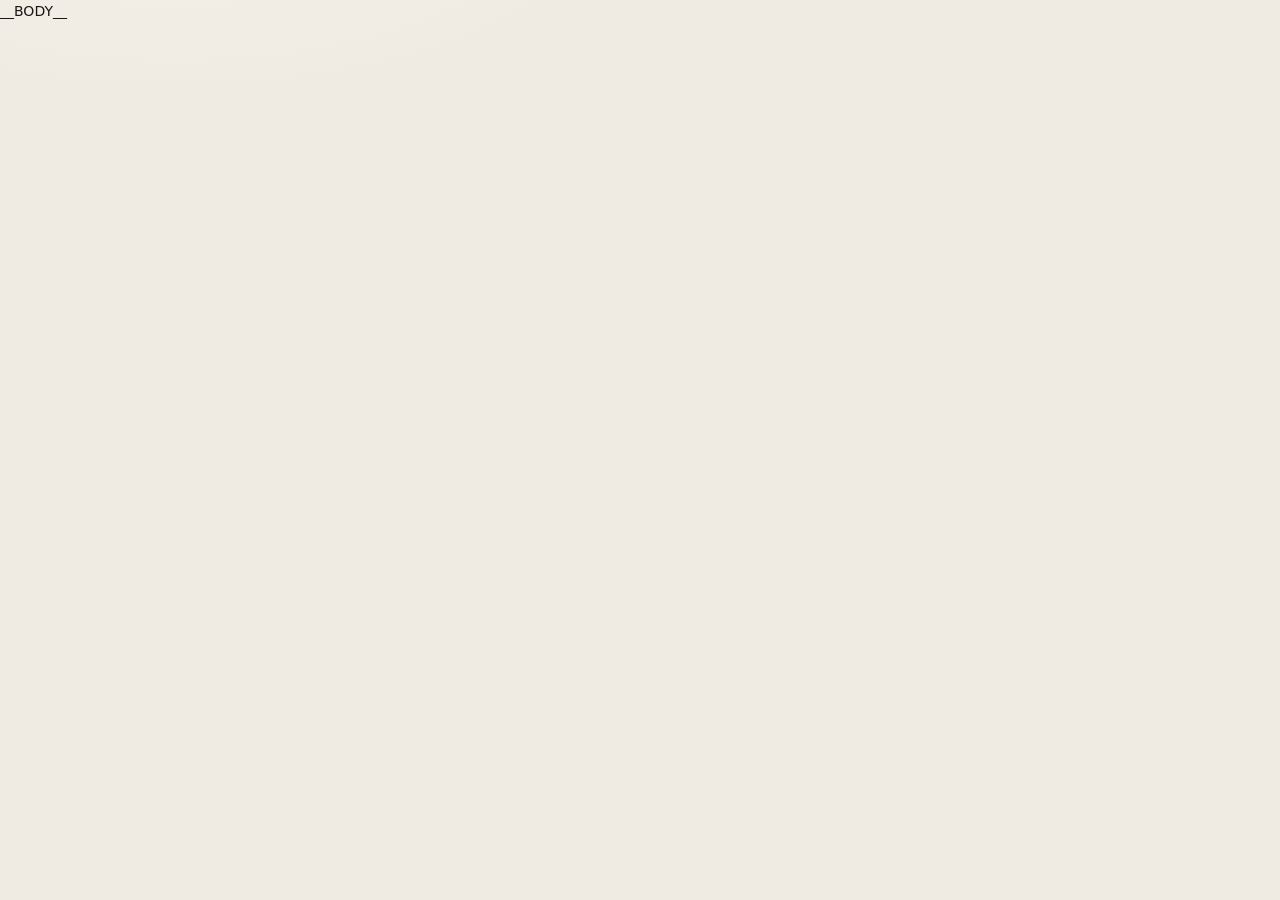
<file: _probe/ui_fixture_template.html>
<!DOCTYPE html>
<html lang="zh-CN" data-theme="dark">
<head>
<meta charset="UTF-8">
<title>UI 测试页（mock 数据）</title>
<link rel="stylesheet" href="../app/web/styles.css">
<style>
  /* 仅测试页使用：标注区域，方便截图核对 */
  .probe-note { font-size: 11px; color: var(--text-3); padding: 4px 0 0 2px; }
</style>
</head>
<body>
<script>
/* 截图/验收用：?theme=light|dark 强制主题（只影响这个 mock 页，产品逻辑不变） */
(function () {
  try {
    var forced = new URLSearchParams(location.search).get('theme');
    if (forced === 'light' || forced === 'dark') localStorage.setItem('anime-auto-dl-theme', forced);
    else localStorage.removeItem('anime-auto-dl-theme');
  } catch (e) { /* 忽略 */ }
})();
</script>
<!-- 与 index.html 完全一致的结构（由构建脚本从 index.html 抽取） -->
__BODY__

<script>
/* =========================================================================
 * mock 层：替换 window.fetch，让 app.js 在无后端情况下渲染完整界面
 * ========================================================================= */
(function () {
  const now = Date.now() / 1000;

  const subjects = [
    { id: 498378, name: 'SPY×FAMILY Season 3', name_cn: '间谍过家家 第三季',
      summary: '间谍过家家第三季。', cover: '', date: '2025-10-04', eps: 13, total_episodes: 13,
      score: 7.3, rank: 1441, collect_type: 3, ep_status: 13, subscribed: true,
      aliases: ['间谍过家家 第三季', '間谍过家家 第三季', 'SPY x FAMILY', 'Spy x Family Season 3'] },
    { id: 568244, name: '薬屋のひとりごと 第3期', name_cn: '药屋少女的呢喃 第三季',
      summary: '', cover: '', date: '2025-10-22', eps: 12, total_episodes: 12,
      score: 8.1, rank: 210, collect_type: 3, ep_status: 4, subscribed: false,
      aliases: ['药屋少女的呢喃 第三季', '藥屋少女的呢喃 第三季', 'Kusuriya no Hitorigoto'] },
    { id: 586255, name: 'ゾンビさがしてます', name_cn: '僵尸搜寻中',
      summary: '', cover: '', date: '2026-10-03', eps: 12, total_episodes: 12,
      score: 6.4, rank: 3021, collect_type: 3, ep_status: 1, subscribed: false,
      aliases: ['僵尸搜寻中', '#ゾンビさがしてます'] },
    { id: 513878, name: 'Cyberpunk: Edgerunners 2', name_cn: '赛博朋克：边缘行者 2',
      summary: '', cover: '', date: '2026-10-20', eps: 10, total_episodes: 10,
      score: 8.9, rank: 88, collect_type: 3, ep_status: 0, subscribed: false,
      aliases: ['赛博朋克：边缘行者 2', 'Cyberpunk: Edgerunners 2'] },
    { id: 639938, name: 'スティール・ボール・ラン', name_cn: '飙马野郎 JOJO的奇妙冒险 第二&第三赛段',
      summary: '', cover: '', date: '2026-03-21', eps: 11, total_episodes: 11,
      score: 9.2, rank: 15, collect_type: 3, ep_status: 11, subscribed: false,
      aliases: ['飙马野郎', 'STEEL BALL RUN', 'JoJo no Kimyou na Bouken'] },
    { id: 361095, name: 'ゴールデンカムイ 第四期', name_cn: '黄金神威 第四季',
      summary: '', cover: '', date: '2026-01-10', eps: 14, total_episodes: 14,
      score: 8.6, rank: 120, collect_type: 3, ep_status: 14, subscribed: false,
      aliases: ['黄金神威 第四季', 'Golden Kamuy'] }
  ];

  // 与后端 Subject.to_dict() 保持一致：补齐 display_name / traditional_name / english_name
  // 并补上资源缓存字段（后端 /api/bangumi/collections 会返回），用于验证卡片标记
  subjects.forEach((s, i) => {
    s.display_name = s.name_cn || s.name || `subject-${s.id}`;
    s.traditional_name = s.name_cn || s.name || '';
    s.english_name = s.aliases.find((a) => /^[\x00-\x7F]+$/.test(a)) || '';
    s.resources_cached = i % 3 !== 1;                 // 大部分番剧已预热
    s.resources_cached_count = s.resources_cached ? (12 + i * 31) : 0;
    s.resources_cached_age = s.resources_cached ? (60 + i * 240) : null;
    // 下次更新（后端 core/airtimes.py 会按 bangumi-data 算好这些字段）
    if (i !== 3) {                                    // 留一部没有数据，验证「没有就不占位」
      const soon = i === 0;                            // 第一部设为「即将更新」验证高亮
      const finished = i === 5;                        // 最后一部设为「已完结」验证替换文案
      const next = Math.floor(Date.now() / 1000) + (soon ? 2 * 3600 : (i + 1) * 24 * 3600);
      const d = new Date(next * 1000);
      const wd = '周' + '日一二三四五六'[d.getDay()];
      const jst = new Date((next + 3600) * 1000);
      const wdJst = '周' + '日一二三四五六'[jst.getDay()];
      const p2 = (n) => String(n).padStart(2, '0');
      const mmdd = `${p2(d.getMonth() + 1)}-${p2(d.getDate())} ${p2(d.getHours())}:${p2(d.getMinutes())}`;
      s.airtime = {
        next_ts: next,
        next_text: `${mmdd}（${wd}）`,
        next_full: `${d.getFullYear()}-${mmdd}（${wd}）`,
        jst_text: `${p2(jst.getMonth() + 1)}-${p2(jst.getDate())} ${p2(jst.getHours())}:${p2(jst.getMinutes())}（${wdJst}）· 日本时间`,
        station: 'TOKYO MX',
        source: 'bangumi-data',
        finished: finished,
        finished_text: '已完结',
        end_text: finished ? '最后一集 06-28 16:00（周日）· 北京时间' : '',
        tip: finished
          ? `已完结：最后一集 06-28 16:00（周日）· 北京时间\n电视台：TOKYO MX\n数据来源：bangumi-data（每天刷新）`
          : `下次更新：${d.getFullYear()}-${mmdd}（${wd}） · 北京时间\n日本时间：${p2(jst.getMonth() + 1)}-${p2(jst.getDate())} ${p2(jst.getHours())}:${p2(jst.getMinutes())}（${wdJst}）\n电视台：TOKYO MX\n数据来源：bangumi-data（每天刷新）`,
      };
    }
  });

  const resources = [
    { source: 'dmhy', source_name: '动漫花园', title: '[桜都字幕组] / Spy x Family (2025) [13][1080p][简体内嵌]间谍过家家第三季',
      group: '桜都字幕组', team_id: '619', resolution: '1080p', lang: 'chs', size_text: '384.2MB', size_bytes: 402900000,
      seeders: 1204, leechers: 32, published: '2026/08/28 05:32', episode: 13, episode_end: 13,
      is_batch: false, is_noise: false, magnet: 'magnet:?xt=urn:btih:aaaaaaaaaaaaaaaaaaaaaaaaaaaaaaaaaaaaaaaa' },
    { source: 'dmhy', source_name: '动漫花园', title: '[桜都字幕组] / Spy x Family (2025) [13][1080p][简繁内封]间谍过家家第三季',
      group: '桜都字幕组', team_id: '619', resolution: '1080p', lang: 'both', size_text: '543.3MB', size_bytes: 569700000,
      seeders: 486, leechers: 12, published: '2026/08/28 05:35', episode: 13, episode_end: 13,
      is_batch: false, is_noise: false, magnet: 'magnet:?xt=urn:btih:bbbbbbbbbbbbbbbbbbbbbbbbbbbbbbbbbbbbbbbb' },
    { source: 'kisssub', source_name: '爱恋动漫', title: '[爱恋字幕社] 间谍过家家 第三季 - 12 [1080p][繁日內嵌]',
      group: '爱恋字幕社', team_id: '', resolution: '1080p', lang: 'cht', size_text: '515.1MB', size_bytes: 540200000,
      seeders: 86, leechers: 5, published: '2026/08/21', episode: 12, episode_end: 12,
      is_batch: false, is_noise: false, magnet: 'magnet:?xt=urn:btih:cccccccccccccccccccccccccccccccccccccccc' },
    { source: 'nyaa', source_name: 'Nyaa', title: '[SubsPlease] Spy x Family S03E13 (1080p) [A1B2C3D4].mkv',
      group: 'SubsPlease', team_id: '', resolution: '1080p', lang: '', size_text: '1.4GiB', size_bytes: 1503238553,
      seeders: 711, leechers: 20, published: '2026-08-28 15:00', episode: 13, episode_end: 13,
      is_batch: false, is_noise: false, magnet: 'magnet:?xt=urn:btih:dddddddddddddddddddddddddddddddddddddddd' },
    { source: 'dmhy', source_name: '动漫花园', title: '[沸班亚马制作组] 间谍过家家 第三季 [01-13Fin][1080p][简繁内封]',
      group: '沸班亚马制作组', team_id: '861', resolution: '1080p', lang: 'both', size_text: '5.8GB', size_bytes: 6227702579,
      seeders: 42, leechers: 3, published: '2026/08/30 11:02', episode: 1, episode_end: 13,
      is_batch: true, is_noise: false, magnet: 'magnet:?xt=urn:btih:eeeeeeeeeeeeeeeeeeeeeeeeeeeeeeeeeeeeeeee' },
    { source: 'dmhy', source_name: '动漫花园', title: '[云光字幕组] 间谍过家家 第三季 - 11 [1080p][简日双语]',
      group: '云光字幕组', team_id: '649', resolution: '1080p', lang: 'both', size_text: '498.0MB', size_bytes: 522200000,
      seeders: 9, leechers: 1, published: '2026/08/14 20:10', episode: 11, episode_end: 11,
      is_batch: false, is_noise: false, magnet: 'magnet:?xt=urn:btih:ffffffffffffffffffffffffffffffffffffffff' },
    { source: 'nyaa', source_name: 'Nyaa', title: '[Erai-raws] Spy x Family - 13 [1080p][MultiSub]',
      group: 'Erai-raws', team_id: '', resolution: '1080p', lang: 'both', size_text: '864.6MiB', size_bytes: 906600000,
      seeders: 284, leechers: 8, published: '2026-08-28 16:40', episode: 13, episode_end: 13,
      is_batch: false, is_noise: false, magnet: 'magnet:?xt=urn:btih:1111111111111111111111111111111111111111' },
    { source: 'kisssub', source_name: '爱恋动漫', title: '[爱恋&猫恋汉化组] 间谍过家家 第三季 第12话 [1080p][简繁]',
      group: '爱恋&猫恋汉化组', team_id: '', resolution: '1080p', lang: 'both', size_text: '520.4MB', size_bytes: 545700000,
      seeders: 63, leechers: 2, published: '2026/08/22', episode: 12, episode_end: 12,
      is_batch: false, is_noise: false, magnet: 'magnet:?xt=urn:btih:2222222222222222222222222222222222222222' }
  ];

  const subscription = {
    subject_id: 498378, name: '间谍过家家 第三季', name_original: 'SPY×FAMILY Season 3',
    cover: '', group: '桜都字幕组', team_id: '619', resolution: '1080p',
    folder: 'D:\\Anime\\间谍过家家 第三季', total_episodes: 13, last_episode: 13,
    enabled: true, primed: true, initial_mode: 'latest', downloaded_count: 13,
    downloaded: { aaaa: '[桜都字幕组] [13][1080p][简体内嵌]', bbbb: '[桜都字幕组] [12][1080p]' },
    history: [
      { time: now - 3600, title: '[桜都字幕组] / Spy x Family (2025) [13][1080p][简体内嵌]', source: '动漫花园',
        group: '桜都字幕组', resolution: '1080p', size: '384.2MB', episode: 13, reason: '自动追番' },
      { time: now - 90000, title: '[桜都字幕组] / Spy x Family (2025) [12][1080p][简繁内封]', source: '动漫花园',
        group: '桜都字幕组', resolution: '1080p', size: '543.3MB', episode: 12, reason: '加入订阅时下载' }
    ],
    created_at: now - 200000, last_check: now - 1800, last_result: '新增 1 集', last_new: 1,
    aliases: ['间谍过家家 第三季'], folder_exists: true,
    // 待下载队列（qBittorrent 掉线期间攒下的集数）：卡片上要能提示「待下载 N 集」
    pending_count: 2, pending_episodes: [14, 15],
    // 下次更新（后端 core/airtimes.py 提供；悬浮说明里含日本时间/电视台/来源）
    airtime: (() => {
      const next = now + 2 * 3600;
      const aired = now - 20 * 3600;                    // 20 小时前更新过（侧栏「最近更新」用）
      const d = new Date(next * 1000), jst = new Date((next + 3600) * 1000);
      const da = new Date(aired * 1000);
      const p2 = (n) => String(n).padStart(2, '0');
      const wd = '周' + '日一二三四五六'[d.getDay()];
      const wdJ = '周' + '日一二三四五六'[jst.getDay()];
      const wdA = '周' + '日一二三四五六'[da.getDay()];
      const md = `${p2(d.getMonth() + 1)}-${p2(d.getDate())} ${p2(d.getHours())}:${p2(d.getMinutes())}`;
      const mda = `${p2(da.getMonth() + 1)}-${p2(da.getDate())} ${p2(da.getHours())}:${p2(da.getMinutes())}`;
      return { next_ts: next, next_text: `${md}（${wd}）`,
               next_full: `${d.getFullYear()}-${md}（${wd}）`,
               jst_text: `${p2(jst.getMonth() + 1)}-${p2(jst.getDate())} ${p2(jst.getHours())}:${p2(jst.getMinutes())}（${wdJ}）· 日本时间`,
               aired_ts: aired, aired_text: mda, episode_no: 13,
               aired_full: `${da.getFullYear()}-${mda}（${wdA}）· 北京时间`,
               station: 'TOKYO MX', source: 'bangumi-data', finished: false, finished_text: '已完结',
               tip: `已更新：第 13 集 · ${da.getFullYear()}-${mda}（${wdA}）· 北京时间\n下次更新：${d.getFullYear()}-${md}（${wd}） · 北京时间\n电视台：TOKYO MX\n数据来源：bangumi-data（每天刷新）` };
    })(),
  };

  // 给测试脚本留个口子：可以在页面里改 subscription（例如临时塞一个 custom_keyword，
  // 验证「打开弹窗时用订阅里存的关键词联网搜索」）
  window.__mock = { subscription, resources, subjects };

  // ---- 待下载队列（qBittorrent 掉线期间攒下的）----
  // 可变：点「立即补下载」/ 侧栏那一行时 mock 会把队列清空，用来验证「恢复后提示」
  let queueItems = [
    { id: 'q1', subject_id: 498378, name: '间谍过家家 第三季', episode: 14,
      title: '[桜都字幕组] / Spy x Family [14][1080p][简体内嵌]', group: '桜都字幕组',
      source: '动漫花园', size: '384.2MB', reason: '自动追番', created: now - 3000,
      attempts: 3, last_error: '无法连接 qBittorrent（http://127.0.0.1:8080）', last_try: now - 60 },
    { id: 'q2', subject_id: 498378, name: '间谍过家家 第三季', episode: 15,
      title: '[桜都字幕组] / Spy x Family [15][1080p][简体内嵌]', group: '桜都字幕组',
      source: '动漫花园', size: '390.1MB', reason: '自动追番', created: now - 1500,
      attempts: 1, last_error: '无法连接 qBittorrent（http://127.0.0.1:8080）', last_try: now - 60 }
  ];
  let queueRecovered = 0;
  function queueState() {
    return {
      count: queueItems.length,
      subjects: new Set(queueItems.map(i => i.subject_id)).size,
      items: queueItems.slice(),
      last_error: queueItems.length ? queueItems[queueItems.length - 1].last_error : '',
      last_error_at: queueItems.length ? now - 60 : 0,
      last_try: now - 60, last_ok: queueRecovered || 0, recovered_at: queueRecovered,
      flushed_total: queueRecovered ? 2 : 0,
      oldest: queueItems.length ? queueItems[0].created : 0
    };
  }

  const responses = {
    '/api/status': {
      ok: true, version: '1.2', token_set: true,
      token_url: 'https://next.bgm.tv/demo/access-token',
      qb: { ok: true, base_url: 'http://127.0.0.1:8080', version: 'v5.2.1.10',
            webapi_version: '2.15.1', default_save_path: 'D:\\Anime', listen_port: 43420,
            categories: ['Bangumi'] },
      proxy: { enabled: true, url: 'http://127.0.0.1:7890', for_bangumi: true, for_sources: true, qb_proxied: false },
      download_root: 'D:\\Anime',
      sources: [
        { id: 'dmhy', name: '动漫花园', enabled: true, base: 'https://share.dmhy.org', priority: 1 },
        { id: 'kisssub', name: '爱恋动漫', enabled: true, base: 'https://www.kisssub.org', priority: 2 },
        { id: 'nyaa', name: 'Nyaa', enabled: true, base: 'https://nyaa.si', priority: 3 }
      ],
      watcher: { running: false, enabled: true, interval_minutes: 30, next_run: now + 900,
                 subscriptions: 1, last_run: now - 1800, last_summary: '检查 1 部，下载 1 集' },
      queue: queueState(),
      subscriptions: 1
    },
    '/api/config': {
      version: 1, bangumi_token: 'mocktoken1234567890', token_url: 'https://next.bgm.tv/demo/access-token',
      server: { host: '127.0.0.1', port: 7788, allow_lan: false, open_browser_on_start: true },
      proxy: { enabled: true, url: 'http://127.0.0.1:7890', for_bangumi: true, for_sources: true },
      qbittorrent: { base_url: 'http://127.0.0.1:8080', username: 'admin', password: '',
                     category: 'Bangumi', tags: '自动追番' },
      sources: [
        { id: 'dmhy', name: '动漫花园', enabled: true, base: 'https://share.dmhy.org', priority: 1 },
        { id: 'kisssub', name: '爱恋动漫', enabled: true, base: 'https://www.kisssub.org', priority: 2 },
        { id: 'nyaa', name: 'Nyaa', enabled: true, base: 'https://nyaa.si', priority: 3 }
      ],
      download: { root: 'D:\\Anime', preferred_resolution: '1080p', min_seeders: 0 },
      subscription: { enabled: true, interval_minutes: 30, initial_mode: 'latest',
                      max_episodes_per_round: 3, search_group_first: true },
      data_dir: 'C:\\app\\data', config_path: 'C:\\app\\data\\config.json'
    },
    '/api/bangumi/collections': { ok: true, total: subjects.length, items: subjects },
    '/api/search': {
      ok: true,
      subject: subjects[0],
      strategy: '字幕组+番剧名（搜不到自动回退番剧名）',
      elapsed: 4.2,
      keywords_used: { dmhy: ['桜都字幕组 + 间谍过家家 第三季'], kisssub: ['爱恋字幕社 + 间谍过家家 第三季'], nyaa: ['SubsPlease + Spy x Family'] },
      source_status: {
        dmhy: { id: 'dmhy', name: '动漫花园', ok: true, error: '', count: 42 },
        kisssub: { id: 'kisssub', name: '爱恋动漫', ok: true, error: '', count: 21 },
        nyaa: { id: 'nyaa', name: 'Nyaa', ok: true, error: '', count: 22 }
      },
      groups: ['桜都字幕组', '沸班亚马制作组', '云光字幕组', 'SubsPlease', '爱恋字幕社', 'ToonsHub'],
      total: resources.length, items: resources
    },
    '/api/groups': {
      ok: true, total: 8, by_source: true,
      status: { dmhy: { id: 'dmhy', name: '动漫花园', ok: true, count: 42 } },
      // 与后端 by_source=true 一致：按资源站分开，value = "source::组名"
      // 特意放了 dmhy/kisssub 各一条 ANi ——用户反馈的正是「两个站的 ANi 被合并」的场景
      groups: [
        { name: '桜都字幕组', source: 'dmhy', source_name: '动漫花园', count: 42, team_id: '619', value: 'dmhy::桜都字幕组', sources: ['动漫花园'] },
        { name: 'ANi', source: 'dmhy', source_name: '动漫花园', count: 1, team_id: '816', value: 'dmhy::ANi', sources: ['动漫花园'] },
        { name: '云光字幕组', source: 'dmhy', source_name: '动漫花园', count: 14, team_id: '649', value: 'dmhy::云光字幕组', sources: ['动漫花园'] },
        { name: '沸班亚马制作组', source: 'dmhy', source_name: '动漫花园', count: 21, team_id: '861', value: 'dmhy::沸班亚马制作组', sources: ['动漫花园'] },
        { name: '爱恋字幕社', source: 'kisssub', source_name: '爱恋动漫', count: 12, team_id: '', value: 'kisssub::爱恋字幕社', sources: ['爱恋动漫'] },
        { name: 'ANi', source: 'kisssub', source_name: '爱恋动漫', count: 1, team_id: '', value: 'kisssub::ANi', sources: ['爱恋动漫'] },
        { name: 'SubsPlease', source: 'nyaa', source_name: 'Nyaa', count: 22, team_id: '', value: 'nyaa::SubsPlease', sources: ['Nyaa'] },
        { name: 'ToonsHub', source: 'nyaa', source_name: 'Nyaa', count: 12, team_id: '', value: 'nyaa::ToonsHub', sources: ['Nyaa'] }
      ]
    },
    '/api/subscriptions': {
      ok: true, items: [subscription],
      status: { running: false, enabled: true, interval_minutes: 30, next_run: now + 900,
                subscriptions: 1, last_run: now - 1800, last_summary: '检查 1 部，下载 1 集' },
      queue: queueState()
    },
    '/api/queue': { ok: true, ...queueState() },
    '/api/qb/folders': {
      ok: true, root: 'D:\\Anime', root_exists: true,
      folders: [
        { name: '间谍过家家 第三季', path: 'D:\\Anime\\间谍过家家 第三季', size: '12.40 GB' },
        { name: '药屋少女的呢喃 第三季', path: 'D:\\Anime\\药屋少女的呢喃 第三季', size: '8.20 GB' },
        { name: '尼古喵喵', path: 'D:\\Anime\\尼古喵喵', size: '3.10 GB' }
      ]
    },
    '/api/logs': { ok: true, lines: [
      '2026-10-04 16:20:01 [INFO ] 自动追番后台线程已启动',
      '2026-10-04 16:20:02 [INFO ] qBittorrent 已连接：v5.2.1.10（WebAPI 2.15.1），默认目录 D:\\Anime',
      '2026-10-04 16:20:02 [INFO ] Bangumi 已登录：demo_user',
      '2026-10-04 16:35:10 [INFO ] 已添加下载：[桜都字幕组] / Spy x Family [13][1080p] → D:\\Anime\\间谍过家家 第三季',
      '2026-10-04 16:35:12 [INFO ] 追番检查完成：检查 1 部，下载 1 集'
    ] }
  };

  const realFetch = window.fetch.bind(window);
  window.__calls = [];                       // 记录所有请求，供测试断言提交内容
  window.fetch = function (input, init) {
    const url = typeof input === 'string' ? input : (input && input.url) || '';
    const path = url.split('?')[0];
    let sent = null;
    try { sent = init && init.body ? JSON.parse(init.body) : null; } catch (e) { sent = null; }
    window.__calls.push({ path, method: (init && init.method) || 'GET', body: sent });
    if (path.startsWith('/api/cover')) {
      // 用内联 SVG 当封面图
      const svg = `<svg xmlns="http://www.w3.org/2000/svg" width="300" height="400">
        <defs><linearGradient id="g" x1="0" y1="0" x2="1" y2="1">
        <stop offset="0" stop-color="#2b2721"/><stop offset="1" stop-color="#6b6152"/></linearGradient></defs>
        <rect width="300" height="400" fill="url(#g)"/>
        <text x="150" y="205" font-size="34" fill="#f4efe3" text-anchor="middle" font-family="sans-serif">番剧封面</text>
      </svg>`;
      return Promise.resolve(new Response(svg, { status: 200, headers: { 'Content-Type': 'image/svg+xml' } }));
    }
    if (path === '/api/qb/test') {
      return Promise.resolve(json({ ok: true, base_url: 'http://127.0.0.1:8080', version: 'v5.2.1.10',
        webapi_version: '2.15.1', default_save_path: 'D:\\Anime', listen_port: 43420, categories: ['Bangumi'] }));
    }
    if (path === '/api/subscriptions/check-all') {
      return Promise.resolve(json({ ok: true, result: { checked: 1, downloaded: 1, elapsed: 6.2,
        details: [{ subject_id: 498378, name: '间谍过家家 第三季', found: 42, downloaded: 1 }] } }));
    }
    // /api/search：把手动搜索词原样回声（真后端会返回 search_keyword / strategy），
    // 这样 mock 页面也能验证「搜索框里的词就是联网搜索用的那个词」
    if (path === '/api/search') {
      const base = responses['/api/search'];
      const kw = String((sent && sent.keyword) || '').trim();
      const data = Object.assign({}, base);
      data.cached = false;
      if (kw) {
        data.strategy = `手动关键词「${kw}」`;
        data.search_keyword = kw;
        data.keywords_used = Object.keys(base.source_status || {}).reduce((acc, sid) => {
          acc[sid] = [kw];
          return acc;
        }, {});
      }
      return Promise.resolve(json(data));
    }
    // 待下载队列：补下载 / 删除（mock 里点一下就「qBittorrent 恢复」，队列清空）
    if (path === '/api/queue/flush') {
      const n = queueItems.length;
      queueItems = [];
      queueRecovered = now;
      subscription.pending_count = 0;
      subscription.pending_episodes = [];
      return Promise.resolve(json({ ok: true, flushed: n, remaining: 0, queue: queueState() }));
    }
    if (path === '/api/queue/delete') {
      const id = (sent && sent.id) || '';
      queueItems = queueItems.filter(i => i.id !== id);
      subscription.pending_count = queueItems.length;
      subscription.pending_episodes = queueItems.map(i => i.episode);
      return Promise.resolve(json({ ok: true, removed: 1, queue: queueState() }));
    }
    if (responses[path] !== undefined) {
      // 队列是会变的（点补下载后清空），所以队列相关的响应要**现算**，不能用建表时的快照
      const body = responses[path];
      if (path === '/api/status' || path === '/api/subscriptions') {
        body.queue = queueState();
        if (path === '/api/subscriptions') {
          body.items = [{ ...subscription, pending_count: queueItems.length,
                          pending_episodes: queueItems.map(i => i.episode) }];
        }
      }
      return Promise.resolve(json(body));
    }
    // 其它写操作一律返回成功，便于截图各种状态
    return Promise.resolve(json({ ok: true, subscription, downloaded_now: true, error: '',
      user: { id: 100000, nickname: 'demo_user', username: '100000' } }));
  };

  function json(obj) {
    return new Response(JSON.stringify(obj), { status: 200, headers: { 'Content-Type': 'application/json' } });
  }
  window.__MOCK_READY__ = true;
})();
</script>
<script src="../app/web/ui.js"></script>
<script src="../app/web/app.js"></script>
<script>
/* 截图/测量辅助：暴露给 CDP 调用 */
window.__probe = {
  /* 按番剧 id 找卡片：优先 data-subject-id，缺失时按标题文本兜底 */
  _card: function (subjectId) {
    const id = String(subjectId);
    let card = [...document.querySelectorAll('#anime-grid .card')]
      .find(c => c.dataset.subjectId === id || c.dataset.id === id);
    if (card) return card;
    const want = { '498378': '间谍过家家', '586255': '僵尸搜寻中',
                   '513878': '赛博朋克', '568244': '药屋少女' }[id];
    if (!want) return null;
    return [...document.querySelectorAll('#anime-grid .card')]
      .find(c => (c.textContent || '').includes(want)) || null;
  },
  openModal: function (subjectId) {
    const card = subjectId ? window.__probe._card(subjectId)
                           : document.querySelector('#anime-grid .card');
    if (card) card.click();
    return !!card;
  },
  switchView: function (name) {
    const btn = document.querySelector(`.nav-item[data-view="${name}"]`);
    if (btn) btn.click();
    return !!btn;
  },
  switchTab: function (name) {
    const tab = document.querySelector(`#m-tabs .tab[data-tab="${name}"]`);
    if (tab) tab.click();
    return !!tab;
  },
  ready: function () {
    return {
      appReady: document.body.classList.contains('app-ready'),
      cards: document.querySelectorAll('#anime-grid .card').length,
      rows: document.querySelectorAll('#res-body tr').length,
      groups: document.querySelectorAll('#group-list > *').length,
      subs: document.querySelectorAll('#sub-list > *').length
    };
  },
  setChecked: function (subjectId, on) {
    const card = window.__probe._card(subjectId);
    if (!card) return false;
    const box = card.querySelector('input[type=checkbox]');
    if (!box) return false;
    if (box.checked !== !!on) { box.checked = !!on; box.dispatchEvent(new Event('change', { bubbles: true })); }
    return true;
  },
  calls: function (path, method) {
    return (window.__calls || []).filter(c => c.path === path && (!method || c.method === method));
  },
  clearCalls: function () { window.__calls = []; },
  click: function (id) {
    const el = document.getElementById(id);
    if (el) { el.click(); return true; }
    return false;
  },
  selectOption: function (id, value) {
    const sel = document.getElementById(id);
    if (!sel) return false;
    const opt = [...sel.options].find(o => o.value === value);
    if (!opt) return false;
    sel.value = value;
    sel.dispatchEvent(new Event('change', { bubbles: true }));
    return true;
  },
  options: function (id) {
    const sel = document.getElementById(id);
    return sel ? [...sel.options].map(o => ({ v: o.value, t: o.textContent.trim() })) : null;
  }
};
</script>
</body>
</html>
</file>
<file: app/web/styles.css>
/* SPDX-FileCopyrightText: Copyright (C) 2026 kelstna (AI-assisted, see NOTICE.md)
   SPDX-License-Identifier: GPL-3.0-only */
/* ==========================================================================
   自动下载番剧 · 样式表（1.1 起重做视觉系统）

   北极星：安静的片库 —— 一屏里只有封面是彩色的。
   界面用中性色、发丝线和对齐说话；强调色只标记「当前在哪、正在做什么」。
   - 表面只有两级：画布 / 卡片（输入框和悬浮态再抬一级），不叠边框+重阴影
   - 一套控件语法：40px 高、10px 圆角、同一种按下位移与聚焦环
   - 字号只有五档：11.5 / 12.5 / 14 / 15 / 26（表格 13），数字一律等宽
   - 动效三处：按下反馈、视图切换、首次进场的封面依次出现
   ========================================================================== */

/* ---------- 1. 变量 ---------- */
:root {
  --font-sans: "Segoe UI Variable Text", "Segoe UI", "Microsoft YaHei UI", "Microsoft YaHei",
               "PingFang SC", "Hiragino Sans GB", "Noto Sans SC", system-ui, -apple-system, sans-serif;
  --font-mono: "Cascadia Mono", "JetBrains Mono", Consolas, "Courier New", monospace;
  --font-num: "Segoe UI Variable Text", "Segoe UI", var(--font-sans);

  /* 间距：4 的倍数，只有这几档 */
  --sp-1: 4px;  --sp-2: 8px;  --sp-3: 12px; --sp-4: 16px;
  --sp-5: 20px; --sp-6: 24px; --sp-8: 32px; --sp-10: 40px; --sp-12: 48px;

  /* 字号 */
  --fs-micro: 11.5px;
  --fs-meta: 12.5px;
  --fs-body: 14px;
  --fs-lead: 15px;
  --fs-h2: 15px;
  --fs-h1: 26px;
  --lh-tight: 1.34;
  --lh-body: 1.6;

  /* 圆角：控件 10、面板 14、弹窗 18 */
  --r-xs: 6px; --r-sm: 8px; --r-md: 10px; --r-lg: 14px; --r-xl: 18px; --r-pill: 999px;

  /* 控件尺寸（探针会量：同一场景里输入框/下拉/按钮必须同高） */
  --ctl-h: 40px;
  --btn-h: 40px;
  --sidebar-w: 232px;
  --row-h: 40px;

  /* 动效时长（按下 90ms，状态 160ms，进场 320ms） */
  --dur-fast: .09s;
  --dur: .16s;
  --dur-slow: .32s;
  --ease: cubic-bezier(.22, .61, .36, 1);
  --ease-out: cubic-bezier(.16, .84, .44, 1);
}

/* 深色：中性偏冷的近黑，靠明度分层，不靠彩色光晕 */
html[data-theme="dark"] {
  --bg:             #121110;
  --bg-grad:        radial-gradient(760px 380px at 16% -14%, #241f18 0%, transparent 64%);
  --sidebar:        #151412;
  --surface:        #1a1917;
  --surface-2:      #211f1c;
  --surface-3:      #2a2723;
  --border:         #2a2724;
  --border-strong:  #3a3630;
  --text:           #f2ede3;
  --text-2:         #b7b0a2;
  --text-3:         #8e887b;   /* ≥4.5:1（辅助信息也要能读） */
  /* 强调色 = 墨：深色下反相成骨白。整页除封面外只剩「墨」与「锈红」两色 */
  --accent:         #e9e1d0;
  --accent-hover:   #fbf5e8;
  --accent-soft:    rgba(233, 225, 208, .10);
  --accent-ring:    rgba(233, 225, 208, .22);
  --on-accent:      #16150f;
  --ok:             #8fbf72;
  --ok-soft:        rgba(143, 191, 114, .13);
  --warn:           #d9a53f;
  --warn-soft:      rgba(217, 165, 63, .13);
  --bad:            #e07a5f;
  --bad-soft:       rgba(224, 122, 95, .13);
  --shadow:         0 28px 60px -28px rgba(0, 0, 0, .85);
  --shadow-sm:      0 2px 10px -4px rgba(0, 0, 0, .7);
  --scrim:          rgba(10, 9, 8, .74);
  --table-stripe:   rgba(255, 255, 255, .016);
  --cover-bg:       #141312;
  --glass:          rgba(18, 16, 14, .66);
  --scroll-thumb:   #3a352e;
  /* 压在封面上的控件：深色玻璃 + 暖白图标 */
  --on-cover:        #f6f1e6;
  --on-cover-line:   rgba(255, 255, 255, .82);
  --on-cover-ring:   rgba(255, 255, 255, .20);
  --on-cover-glass:  rgba(18, 16, 13, .58);
}

/* 浅色：纸白画布，蓝灰发丝线，同一个强调色 */
html[data-theme="light"] {
  --bg:             #efebe3;
  --bg-grad:        radial-gradient(760px 380px at 14% -16%, #f7f2e8 0%, transparent 62%);
  --sidebar:        #f7f4ee;
  --surface:        #ffffff;
  --surface-2:      #f6f3ec;
  --surface-3:      #ece7dc;
  --border:         #e3ddd1;
  --border-strong:  #cfc7b7;
  --text:           #191817;
  --text-2:         #524e46;
  --text-3:         #6e685d;   /* ≥4.5:1 */
  --accent:         #1c1b19;
  --accent-hover:   #000000;
  --accent-soft:    rgba(28, 27, 25, .07);
  --accent-ring:    rgba(28, 27, 25, .18);
  --on-accent:      #faf7ef;
  --ok:             #4d7c3a;
  --ok-soft:        rgba(77, 124, 58, .12);
  --warn:           #7f540e;
  --warn-soft:      rgba(127, 84, 14, .12);
  --bad:            #b4432b;
  --bad-soft:       rgba(180, 67, 43, .10);
  --shadow:         0 24px 48px -26px rgba(40, 34, 26, .30);
  --shadow-sm:      0 1px 3px rgba(40, 34, 26, .10);
  --scrim:          rgba(30, 27, 23, .46);
  --table-stripe:   rgba(40, 34, 26, .016);
  --cover-bg:       #ebe6dc;
  --glass:          rgba(255, 253, 248, .74);
  --scroll-thumb:   #c9c1b2;
  /* 浅色主题下封面往往很亮：玻璃改成暖白，图标与描边用墨色 */
  --on-cover:        #1c1b19;
  --on-cover-line:   rgba(28, 27, 25, .55);
  --on-cover-ring:   rgba(28, 27, 25, .16);
  --on-cover-glass:  rgba(255, 252, 245, .82);
}

/* ---------- 2. 基础 ---------- */
*, *::before, *::after { box-sizing: border-box; }
html, body { height: 100%; }

body {
  margin: 0;
  font-family: var(--font-sans);
  font-size: var(--fs-body);
  line-height: var(--lh-body);
  color: var(--text);
  background: var(--bg);
  background-image: var(--bg-grad);
  background-attachment: fixed;
  -webkit-font-smoothing: antialiased;
  text-rendering: optimizeLegibility;
}

h1, h2, h3, p { margin: 0; }
h1 { font-size: var(--fs-h1); font-weight: 600; letter-spacing: -.015em; line-height: 1.2; }
h2 { font-size: var(--fs-h2); font-weight: 600; line-height: var(--lh-tight); }
h3 { font-size: var(--fs-body); font-weight: 600; }

a { color: var(--accent); text-decoration: none; }
a:hover { color: var(--accent-hover); text-decoration: underline; text-underline-offset: 2px; }

button, input, select, textarea { font: inherit; color: inherit; }
button { cursor: pointer; background: none; border: 0; padding: 0; }
img { display: block; }

/* 数字一律等宽，表格与统计才对得齐 */
.num, .data-table td.num, .data-table th.num, .stat-value, .nav-badge, .badge,
.kb, code, pre, .logbox, .card-meta .num, .card-air-time, .update-time, .updates-time {
  font-variant-numeric: tabular-nums;
}

::-webkit-scrollbar { width: 10px; height: 10px; }
::-webkit-scrollbar-track { background: transparent; }
::-webkit-scrollbar-thumb {
  background: var(--scroll-thumb); border-radius: var(--r-pill);
  border: 3px solid transparent; background-clip: content-box;
}
::-webkit-scrollbar-thumb:hover { background: var(--text-3); background-clip: content-box; }

:focus-visible { outline: 2px solid var(--accent); outline-offset: 2px; border-radius: var(--r-xs); }

/* hidden 属性必须始终生效：.view{display:flex} 等规则会覆盖它 */
[hidden] { display: none !important; }
body.modal-open { overflow: hidden; }

/* ---------- 3. 布局骨架 ---------- */
.app {
  display: grid;
  grid-template-columns: var(--sidebar-w) minmax(0, 1fr);
  min-height: 100vh;
}

.sidebar {
  display: flex;
  flex-direction: column;
  gap: var(--sp-5);
  width: var(--sidebar-w);
  height: 100vh;
  position: sticky;
  top: 0;
  padding: var(--sp-5) var(--sp-4) var(--sp-4);
  background: var(--sidebar);
  border-right: 1px solid var(--border);
}

/* 品牌：一个实心方块 + 两行字，不用渐变字 */
.brand { display: flex; align-items: center; gap: var(--sp-3); padding: 0 var(--sp-2); }
.brand-mark {
  width: 34px; height: 34px; flex: 0 0 34px;
  display: grid; place-items: center;
  border-radius: 10px;
  background: var(--accent);
  color: var(--on-accent);
  /* 单个汉字要「看起来」居中：line-height 改成 1、去掉字距（字距会在字后面多出半个空隙，
     让单字整体偏左），再用 padding 做一次光学微调 */
  font-size: 16px; font-weight: 700; line-height: 1; letter-spacing: 0;
  padding-top: 1px;
  box-shadow: inset 0 1px 0 rgba(255, 255, 255, .20);
}
.brand-text { display: flex; flex-direction: column; min-width: 0; gap: 1px; }
.brand-text strong { font-size: 14px; font-weight: 600; letter-spacing: -.01em; white-space: nowrap; }
.brand-text span { font-size: var(--fs-micro); color: var(--text-3); font-variant-numeric: tabular-nums; }

/* 导航：40px 行，选中用底色而不是边框 */
.nav { display: flex; flex-direction: column; gap: 2px; }
.nav-item {
  display: flex; align-items: center; gap: var(--sp-3);
  height: var(--row-h); padding: 0 var(--sp-3);
  border-radius: var(--r-sm);
  color: var(--text-2);
  font-size: var(--fs-body);
  text-align: left;
  transition: background var(--dur) var(--ease), color var(--dur) var(--ease);
}
.nav-item:hover { background: var(--surface-2); color: var(--text); }
.nav-item.is-active { background: var(--accent-soft); color: var(--accent); font-weight: 600; }
.nav-ico { width: 16px; height: 16px; flex: 0 0 16px; display: grid; place-items: center; }
.nav-ico svg { width: 16px; height: 16px; fill: none; stroke: currentColor; stroke-width: 1.6; stroke-linecap: round; stroke-linejoin: round; }
.nav-label { flex: 1 1 auto; min-width: 0; overflow: hidden; text-overflow: ellipsis; white-space: nowrap; }
.nav-badge {
  min-width: 22px; height: 20px; padding: 0 6px;
  display: inline-flex; align-items: center; justify-content: center;
  border-radius: var(--r-pill);
  background: var(--surface-3);
  font-size: var(--fs-micro); font-weight: 560; color: var(--text-2);
}
.nav-item.is-active .nav-badge { background: var(--accent); color: var(--on-accent); }

/* 侧栏「最近更新」：一条安静的小列表 */
.side-updates {
  margin-top: auto;
  display: flex; flex-direction: column; gap: var(--sp-2);
  padding: var(--sp-3);
  background: var(--surface);
  border: 1px solid var(--border);
  border-radius: var(--r-md);
}
.side-updates[hidden] { display: none; }
.side-updates-head {
  display: flex; align-items: baseline; justify-content: space-between;
  font-size: var(--fs-micro); font-weight: 600; letter-spacing: .02em; color: var(--text-3);
}
.side-updates-hint { margin-left: 5px; font-style: normal; font-weight: 500; font-size: var(--fs-micro); color: var(--text-3); }
.side-updates-more {
  font-size: var(--fs-micro); color: var(--accent); padding: 2px 4px; border-radius: var(--r-xs);
  transition: background var(--dur) var(--ease);
}
.side-updates-more:hover { background: var(--accent-soft); text-decoration: none; }
.side-updates-list { display: flex; flex-direction: column; gap: 2px; }

.update-row {
  display: flex; align-items: center; gap: var(--sp-2);
  padding: 4px 5px; margin: 0 -5px;
  border-radius: var(--r-xs); text-align: left;
  transition: background var(--dur) var(--ease);
}
.update-row:hover { background: var(--surface-2); }
.update-cover {
  width: 24px; height: 32px; flex: 0 0 24px;
  object-fit: cover; border-radius: var(--r-xs);
  background: var(--cover-bg); border: 1px solid var(--border);
}
.update-main { display: flex; flex-direction: column; min-width: 0; gap: 1px; }
.update-name { font-size: var(--fs-meta); font-weight: 560; color: var(--text); overflow: hidden; text-overflow: ellipsis; white-space: nowrap; }
.update-time { font-size: var(--fs-micro); color: var(--text-3); overflow: hidden; text-overflow: ellipsis; white-space: nowrap; }
.update-row.is-next .update-time { color: var(--accent); font-weight: 600; }
.update-row.is-next .update-name::before {
  content: ""; display: inline-block; width: 5px; height: 5px; margin-right: 5px;
  vertical-align: 1px; border-radius: 50%; background: var(--accent);
}
.update-soon {
  flex: 0 0 auto; height: 18px; padding: 0 6px;
  display: inline-flex; align-items: center;
  border-radius: var(--r-pill); background: var(--accent); color: var(--on-accent);
  font-size: 10.5px; font-weight: 600;
}
.update-empty { font-size: var(--fs-micro); color: var(--text-3); }

/* 侧栏状态：行高一致，标签弱、值强 */
.side-status {
  display: flex; flex-direction: column; gap: 2px;
  padding: var(--sp-3);
  background: var(--surface);
  border: 1px solid var(--border);
  border-radius: var(--r-md);
}
.status-row {
  display: grid;
  grid-template-columns: 6px minmax(0, 1fr) auto;
  align-items: center;
  gap: var(--sp-2);
  height: 24px;
  border-radius: var(--r-xs);
}
.status-row span:nth-child(2) { color: var(--text-3); font-size: var(--fs-meta); }
.status-row b {
  font-weight: 560; font-size: var(--fs-meta); color: var(--text);
  text-align: right; max-width: 96px;
  overflow: hidden; text-overflow: ellipsis; white-space: nowrap;
}
.dot { width: 6px; height: 6px; border-radius: 50%; background: var(--text-3); }
.dot-ok   { background: var(--ok);   box-shadow: 0 0 0 3px var(--ok-soft); }
.dot-bad  { background: var(--bad);  box-shadow: 0 0 0 3px var(--bad-soft); }
.dot-warn { background: var(--warn); box-shadow: 0 0 0 3px var(--warn-soft); }
.dot-idle { background: var(--text-3); }
.status-row.is-action { cursor: pointer; margin: 0 -6px; padding: 0 6px; transition: background var(--dur) var(--ease); }
.status-row.is-action:hover { background: var(--surface-2); }
.status-row.is-action b { color: var(--warn); }

.side-foot { display: flex; flex-direction: column; gap: var(--sp-2); }

/* ---------- 4. 主区域 ---------- */
.content {
  display: flex;
  flex-direction: column;
  min-width: 0;
  padding: var(--sp-5) var(--sp-8) var(--sp-12);
}

/* 页头：一条发丝线以下全部是工作区 */
.topbar {
  display: flex;
  align-items: flex-end;
  justify-content: space-between;
  gap: var(--sp-4);
  padding-bottom: var(--sp-3);
  margin-bottom: var(--sp-4);
  border-bottom: 1px solid var(--border);
}
.topbar-title { min-width: 0; }
.topbar-title h1 { font-size: var(--fs-h1); }
.topbar-title p { margin-top: 5px; font-size: var(--fs-meta); color: var(--text-3); text-wrap: pretty; }
.topbar-actions { display: flex; align-items: center; gap: var(--sp-2); flex-wrap: wrap; }

.view { display: flex; flex-direction: column; min-width: 0; animation: view-in var(--dur-slow) var(--ease-out); }
.view[hidden] { display: none; }
@keyframes view-in { from { opacity: 0; transform: translateY(4px); } to { opacity: 1; transform: none; } }

/* ---------- 5. 面板 ---------- */
.panel {
  background: var(--surface);
  border: 1px solid var(--border);
  border-radius: var(--r-lg);
  padding: 18px var(--sp-5);
}
.panel + .panel,
.panel + .toolbar,
.toolbar + .grid,
.panel + .grid,
#warmup-line + .toolbar { margin-top: var(--sp-4); }
.panel-head {
  display: flex; align-items: baseline; gap: var(--sp-3);
  margin-bottom: var(--sp-4);
  min-height: 22px;
}
.panel-head h2 { font-size: var(--fs-h2); }
.panel-head .hint { font-size: var(--fs-meta); color: var(--text-3); }
.panel-head > .btn { margin-left: auto; align-self: center; }

/* 设置页：面板之间统一的竖向节奏 */
.settings { display: flex; flex-direction: column; gap: var(--sp-4); }

/* ---------- 6. 表单与控件 ---------- */
.row { display: flex; align-items: flex-end; gap: var(--sp-3); flex-wrap: wrap; }
.field { display: flex; flex-direction: column; gap: 6px; min-width: 0; }
.field.grow { flex: 1 1 320px; }
.field > label {
  font-size: var(--fs-meta); color: var(--text-3); font-weight: 500;
  min-height: 18px; line-height: 18px;
}
.field-actions { flex: 0 0 auto; }
/* 按钮行：高度跟内容走（min-height 兜底），和同行的输入框严格对齐 */
.btn-row { display: flex; align-items: center; gap: var(--sp-2); flex-wrap: wrap; min-height: var(--ctl-h); }

.grid-form { display: grid; gap: var(--sp-4); }
.grid-form .span2 { grid-column: span 2; }

.form-grid { display: grid; grid-template-columns: repeat(3, minmax(0, 1fr)); gap: var(--sp-4) var(--sp-4); }
.form-cell { display: flex; flex-direction: column; gap: 6px; min-width: 0; }
.form-cell > label,
.form-cell > .label-ghost {
  height: 18px; line-height: 18px;
  font-size: var(--fs-meta); color: var(--text-3); font-weight: 500;
  display: flex; align-items: center;
}
.form-cell > .label-ghost { min-height: 18px; }
.form-cell > input, .form-cell > select, .form-cell > .input { width: 100%; }
.form-cell.span-2 { grid-column: span 2; }
.form-cell.span-3 { grid-column: 1 / -1; }   /* 跨满整行：地址输入框从最左侧开始 */
.form-grid.cols-2 { grid-template-columns: repeat(2, minmax(0, 1fr)); }  /* 两列：字段不会被挤到中间 */
.form-cell.is-switch { align-self: start; }        /* 开关格不跟着输入框撑高，避免留出空白 */
.form-cell-btn { justify-content: flex-start; }
/* .form-cell 是纵向 flex，默认 stretch 会把按钮拉成整列宽 —— 按钮一律靠左自适应 */
.form-cell > .btn, .form-cell-btn > .btn { width: auto; align-self: flex-start; }
.field-tip { font-size: var(--fs-micro); line-height: 1.5; color: var(--text-3); max-width: 46ch; text-wrap: pretty; }
.field-tip:empty { display: none; }

/* 文本类控件：一个基准高度、一种边框、一种聚焦环 */
input:where(:not([type="checkbox"], [type="radio"], [type="file"], [type="range"], [type="color"],
                    [type="submit"], [type="button"], [type="reset"], [type="hidden"])),
select, textarea, .input {
  height: var(--ctl-h);
  width: 100%;
  min-width: 0;
  padding: 0 var(--sp-3);
  background: var(--surface-2);
  border: 1px solid var(--border);
  border-radius: var(--r-md);
  font-size: var(--fs-body);
  color: var(--text);
  transition: border-color var(--dur) var(--ease), background var(--dur) var(--ease), box-shadow var(--dur) var(--ease);
}
input[type="number"] { font-family: var(--font-num); font-variant-numeric: tabular-nums; }
input[type="number"]::-webkit-outer-spin-button,
input[type="number"]::-webkit-inner-spin-button { height: 24px; margin: 2px 2px 2px 0; }
textarea { height: auto; padding: var(--sp-2) var(--sp-3); line-height: 1.6; }
input:hover, select:hover { border-color: var(--border-strong); }
input:focus, select:focus, textarea:focus {
  outline: none;
  border-color: var(--accent);
  box-shadow: 0 0 0 3px var(--accent-ring);
  background: var(--surface);
}
input::placeholder, textarea::placeholder { color: var(--text-3); }
html[data-theme="light"] select { background: var(--surface); }

.toolbar .input-search { width: 208px; height: 34px; }

/* 开关：32×18 轨道 + 14 圆点，和 40px 控件行居中对齐 */
/* 开关：轨道 34×18、圆点 14、内缩 2
   —— 轨道和圆点都用 top:50% + margin-top 居中，换行高不会偏；勾选后圆点右移 16px */
  .switch {
    display: inline-flex; align-items: center; gap: 6px;
    height: 18px;
    font-size: var(--fs-meta); color: var(--text-2);
    cursor: pointer; user-select: none;
  }
  .switch input { position: absolute; opacity: 0; width: 0; height: 0; }
  .switch span {
    position: relative; display: inline-flex; align-items: center;
    height: 18px; padding-left: 40px; line-height: 18px;
  }
  .switch span::before {
    content: ""; position: absolute; left: 0; top: 50%; margin-top: -9px;
    width: 34px; height: 18px; border-radius: var(--r-pill);
    background: var(--surface-3);
    box-shadow: inset 0 0 0 1px var(--border-strong);
    transition: background var(--dur) var(--ease), box-shadow var(--dur) var(--ease);
  }
  .switch span::after {
    content: ""; position: absolute; left: 2px; top: 50%; margin-top: -7px;
    width: 14px; height: 14px; border-radius: 50%;
    background: var(--text-3);
    transition: transform var(--dur) var(--ease), background var(--dur) var(--ease);
  }
  .switch input:checked + span::before { background: var(--accent); box-shadow: none; }
  .switch input:checked + span::after { transform: translateX(16px); background: var(--on-accent); }
  .switch input:focus-visible + span::before { box-shadow: 0 0 0 3px var(--accent-ring); }
  .switch:hover span::before { box-shadow: inset 0 0 0 1px var(--text-3); }

  /* 订阅卡片右侧：放在 32px 高的动作行里，开关本身尺寸不变。
     文案会在「启用 / 已停用」之间变，给一个固定最小宽度，切换时按钮不会跟着左右跳 */
  .sub-item .sub-actions .switch {
    flex: 0 0 90px; width: 90px;
    height: 32px; margin-right: 2px;
    justify-content: flex-end; white-space: nowrap;
  }
  .sub-item .sub-actions .switch span { height: 18px; line-height: 18px; }

  /* 复选：16px 方框，选中填充强调色 + 手绘勾 */
.check {
  display: inline-flex; align-items: center; gap: 7px;
  font-size: var(--fs-meta); color: var(--text-2);
  cursor: pointer; user-select: none; height: 34px;
}
.check input {
  appearance: none; -webkit-appearance: none; margin: 0;
  width: 16px; height: 16px; flex: 0 0 16px;
  border-radius: 5px; background: var(--surface-2);
  box-shadow: inset 0 0 0 1px var(--border-strong);
  display: grid; place-items: center;
  transition: background var(--dur) var(--ease), box-shadow var(--dur) var(--ease);
}
.check input:checked { background: var(--accent); box-shadow: none; }
.check input:checked::after {
  content: ""; width: 9px; height: 5px;
  border-left: 2px solid var(--on-accent); border-bottom: 2px solid var(--on-accent);
  transform: translateY(-1px) rotate(-45deg);
}
.check input:focus-visible { box-shadow: 0 0 0 3px var(--accent-ring); }
.check input:hover { box-shadow: inset 0 0 0 1px var(--text-3); }

/* ---------- 7. 按钮 ---------- */
.btn {
  display: inline-flex; align-items: center; justify-content: center; gap: 6px;
  height: var(--btn-h); padding: 0 var(--sp-4);
  border-radius: var(--r-md);
  background: var(--surface-2);
  box-shadow: inset 0 0 0 1px var(--border-strong);
  color: var(--text);
  font-size: var(--fs-body); font-weight: 560;
  white-space: nowrap;
  transition: background var(--dur) var(--ease), color var(--dur) var(--ease),
              box-shadow var(--dur) var(--ease), transform var(--dur-fast) var(--ease);
}
.btn:hover { background: var(--surface-3); }
.btn:active { transform: translateY(1px) scale(.995); }
.btn:disabled { opacity: .5; cursor: not-allowed; transform: none; }

.btn-primary {
  background: var(--accent); color: var(--on-accent);
  box-shadow: none;
}
.btn-primary:hover { background: var(--accent-hover); color: var(--on-accent); }
.btn-ghost { background: transparent; box-shadow: none; color: var(--text-2); }
.btn-ghost:hover { background: var(--surface-2); color: var(--text); }
.btn-danger { background: transparent; box-shadow: inset 0 0 0 1px var(--border-strong); color: var(--bad); }
.btn-danger:hover { background: var(--bad-soft); box-shadow: inset 0 0 0 1px var(--bad); }
.btn-sm { height: 32px; padding: 0 var(--sp-3); font-size: var(--fs-meta); border-radius: var(--r-sm); }
.btn-lg { height: 44px; padding: 0 var(--sp-5); font-size: var(--fs-lead); }
.btn-block { width: 100%; }

/* 图标按钮：关闭、跳转这类只有一个图形的动作 */
.icon-btn {
  width: 30px; height: 30px; flex: 0 0 30px;
  display: grid; place-items: center;
  border-radius: var(--r-sm);
  color: var(--text-3);
  transition: background var(--dur) var(--ease), color var(--dur) var(--ease);
}
.icon-btn:hover { background: var(--surface-3); color: var(--text); }
.icon-btn svg { width: 16px; height: 16px; fill: none; stroke: currentColor; stroke-width: 1.7; stroke-linecap: round; }

/* 加载中的按钮：文字旁一个细环，宽度不跳 */
.btn.is-loading, button.is-loading { color: transparent !important; position: relative; pointer-events: none; }
.btn.is-loading::after, button.is-loading::after {
  content: ""; position: absolute; width: 15px; height: 15px;
  border-radius: 50%;
  border: 2px solid var(--border-strong); border-top-color: var(--accent);
  animation: spin .7s linear infinite;
}
.btn-primary.is-loading::after, .btn-primary:is-loading::after { border-color: rgba(255, 255, 255, .35); border-top-color: #fff; }
@keyframes spin { to { transform: rotate(360deg); } }
[aria-busy="true"] { cursor: progress; }

/* ---------- 8. 小元素 ---------- */
.link { font-size: var(--fs-meta); color: var(--text); text-decoration: underline; text-underline-offset: 2px; text-decoration-color: var(--border-strong); }
.link:hover { text-decoration-color: currentColor; }
.link:hover { text-decoration: underline; text-underline-offset: 2px; }
.muted { color: var(--text-3); font-size: var(--fs-meta); }
.small { font-size: var(--fs-micro); }
.ok-text { color: var(--ok); }
.bad-text { color: var(--bad); }
.warn-text { color: var(--warn); }
.state-ok { color: var(--ok); font-size: var(--fs-meta); }
.state-err { color: var(--bad); font-size: var(--fs-meta); }
.state-warn { color: var(--warn); font-size: var(--fs-meta); }
.ellipsis { overflow: hidden; text-overflow: ellipsis; white-space: nowrap; }
.spacer { flex: 1 1 auto; }

.kb {
  display: inline-flex; align-items: center; height: 18px; padding: 0 5px;
  border-radius: 5px; background: var(--surface-3);
  font-size: 10.5px; font-family: var(--font-mono); color: var(--text-2);
}
code, pre { font-family: var(--font-mono); font-size: var(--fs-meta); }
code { padding: 1px 5px; border-radius: 5px; background: var(--surface-3); }

/* 徽标：封面上的状态与计数 */
.badge {
  display: inline-flex; align-items: center; gap: 4px;
  height: 20px; padding: 0 7px;
  border-radius: var(--r-pill);
  background: var(--surface-3);
  font-size: var(--fs-micro); font-weight: 560; color: var(--text-2);
  white-space: nowrap;
}
.badge-ok { background: var(--ok-soft); color: var(--ok); }
.badge-warn { background: var(--warn-soft); color: var(--warn); }
.badge-bad { background: var(--bad-soft); color: var(--bad); }
.badge-accent { background: var(--accent-soft); color: var(--accent); }
.badge-solid { background: var(--accent); color: var(--on-accent); }
html[data-theme="light"] .badge-ok { background: var(--ok-soft); color: #15803d; }

.tag {
  display: inline-flex; align-items: center; height: 19px; padding: 0 6px;
  border-radius: 5px; background: var(--surface-3);
  font-size: var(--fs-micro); color: var(--text-2);
}

/* 别名胶囊（详情页） */
.chips { display: flex; flex-wrap: wrap; gap: 5px; }
.chip {
  display: inline-flex; align-items: center;
  height: 22px; padding: 0 8px;
  border-radius: var(--r-pill);
  background: var(--surface-2);
  box-shadow: inset 0 0 0 1px var(--border);
  font-size: var(--fs-micro); color: var(--text-2);
  cursor: pointer;
  transition: background var(--dur) var(--ease), color var(--dur) var(--ease);
}
.chip:hover { background: var(--surface-3); color: var(--text); }

/* 空状态：不放大图标，不写无关的话 */
.empty {
  display: flex; flex-direction: column; align-items: center; gap: var(--sp-3);
  padding: var(--sp-12) var(--sp-5);
  text-align: center;
  color: var(--text-3);
}
.empty p { font-size: var(--fs-body); color: var(--text-3); max-width: 42ch; text-wrap: pretty; }
.empty-ico {
  width: 40px; height: 40px; display: grid; place-items: center;
  border-radius: var(--r-md);
  background: var(--surface-2);
  color: var(--text-3);
}
.empty-ico svg { width: 18px; height: 18px; fill: none; stroke: currentColor; stroke-width: 1.6; stroke-linecap: round; stroke-linejoin: round; }
.empty.small { padding: var(--sp-8) var(--sp-4); font-size: var(--fs-meta); }


/* ---------- Token 面板：一行（把首屏让给封面） ---------- */
.token-panel {
  display: flex; align-items: center; gap: var(--sp-2) var(--sp-3); flex-wrap: wrap;
  padding: 10px var(--sp-4);
}
.token-label {
  font-size: var(--fs-meta); color: var(--text-3); font-weight: 500; white-space: nowrap;
}
.token-panel .token-input { flex: 1 1 260px; height: 34px; }
.token-panel .btn { height: 34px; }
.token-panel .token-state {
  flex: 1 0 100%; margin: 0; min-height: 0;
  font-size: var(--fs-micro); color: var(--text-3);
}
.token-panel .token-state:empty { display: none; }
.token-panel .token-state .ok-text, .token-panel .token-state .state-ok { color: var(--ok); }

/* 面板里的卡片级动作（测试连接 / 查看文件夹）：和字段行拉开距离 */
.panel-actions { display: flex; align-items: center; gap: var(--sp-2); flex-wrap: wrap; margin-top: var(--sp-3); }

/* 搜索详情（内部检索日志）移到表格下方后用小字、弱色，不抢内容 */
.tab-body > .search-state { margin: var(--sp-3) 0 0; }

/* ---------- 9. 在看番剧：工具栏 + 卡片墙 ---------- */
/* 预热进度行（#warmup-line 由 app.js 插在 Token 面板与工具栏之间） */
#warmup-line {
  display: flex; align-items: center; gap: var(--sp-2); flex-wrap: wrap;
  margin: var(--sp-3) 0 var(--sp-2);
  font-size: var(--fs-meta); color: var(--text-3);
}
#warmup-line b, #warmup-line strong { color: var(--text-2); font-weight: 560; }
#warmup-line .progress, #warmup-line i {
  display: inline-block; width: 84px; height: 3px; border-radius: var(--r-pill);
  background: var(--surface-3); overflow: hidden;
}
#warmup-line .progress > *, #warmup-line i > * { display: block; height: 100%; background: var(--accent); }

.toolbar {
  display: flex; align-items: center; gap: var(--sp-3); flex-wrap: wrap;
  padding: 10px var(--sp-3) 10px var(--sp-4);
  background: var(--surface);
  border: 1px solid var(--border);
  border-radius: var(--r-md);
}
.toolbar > .check:first-child { margin-right: 2px; }
.toolbar-sep { width: 1px; height: 18px; background: var(--border); }
.toolbar > #selected-count { font-size: var(--fs-meta); color: var(--text-3); }
.toolbar > .check:last-of-type { margin-left: auto; }
.batch-actions { display: flex; align-items: center; gap: var(--sp-2); flex-wrap: wrap; }
.batch-actions[hidden] { display: none; }

.grid {
  display: grid;
  grid-template-columns: repeat(auto-fill, minmax(178px, 1fr));
  gap: var(--sp-4);
}

/* 卡片：封面是主角，信息只留三行 */
.card {
  position: relative;
  display: flex; flex-direction: column;
  background: var(--surface);
  border: 1px solid var(--border);
  border-radius: var(--r-lg);
  overflow: hidden;
  transition: transform var(--dur) var(--ease), border-color var(--dur) var(--ease),
              box-shadow var(--dur) var(--ease);
}
.card:hover { transform: translateY(-2px); border-color: var(--border-strong); box-shadow: var(--shadow-sm); }
.card.is-selected { border-color: var(--accent); box-shadow: 0 0 0 1px var(--accent), 0 0 0 4px var(--accent-soft); }
/* 已完结：仍然显示，只是退到后面 */
.card.is-finished { opacity: .72; }
.card.is-finished:hover { opacity: 1; }
.card.is-finished .card-cover img { filter: saturate(.4); }

.card-cover {
  position: relative;
  aspect-ratio: 3 / 4;
  background: var(--cover-bg);
  overflow: hidden;
}
.card-cover img {
  width: 100%; height: 100%; object-fit: cover;
  transition: transform var(--dur-slow) var(--ease-out);
}
.card:hover .card-cover img { transform: scale(1.02); }
.card-cover-fallback {
  position: absolute; inset: 0;
  display: grid; place-items: center;
  color: var(--text-3); font-size: var(--fs-meta);
  background: linear-gradient(160deg, var(--surface-2), var(--cover-bg));
}
.cover-img { display: block; width: 100%; height: 100%; object-fit: cover; }

/* 选择框：默认半透明可见，勾选后实心（触屏也能点） */
.card-check {
  position: absolute; left: 8px; top: 8px; z-index: 3;
  width: 22px; height: 22px; display: grid; place-items: center;
  border-radius: var(--r-xs);
  background: var(--on-cover-glass);
  backdrop-filter: blur(8px);
  box-shadow: inset 0 0 0 1px var(--on-cover-ring), 0 1px 2px rgba(0, 0, 0, .28);
}
.card-check:hover { background: var(--on-cover-glass); box-shadow: inset 0 0 0 1px var(--on-cover-line), 0 1px 2px rgba(0, 0, 0, .28); }
.card-check input {
  appearance: none; -webkit-appearance: none; margin: 0;
  width: 14px; height: 14px; border-radius: 4px;
  background: transparent;
  box-shadow: inset 0 0 0 1.5px var(--on-cover-line);
  display: grid; place-items: center;
  cursor: pointer;
  transition: background var(--dur) var(--ease), box-shadow var(--dur) var(--ease);
}
.card-check input:checked {
  background: var(--accent);
  box-shadow: inset 0 0 0 1.5px var(--accent);
}
.card-check input:checked::after {
  content: ""; width: 8px; height: 4px;
  border-left: 2px solid var(--on-accent); border-bottom: 2px solid var(--on-accent);
  transform: translateY(-1px) rotate(-45deg);
}
.card-check input:focus-visible { box-shadow: 0 0 0 3px var(--accent-ring); }

/* 右上角跳 Bangumi：只在悬停或键盘聚焦时浮现，但仍然可达 */
.card-bgm, .sub-bgm {
  position: absolute; right: 8px; top: 8px; z-index: 3;
  backdrop-filter: blur(10px) saturate(1.05);
  width: 26px; height: 26px; display: grid; place-items: center;
  border-radius: var(--r-xs);
  background: var(--on-cover-glass);
  backdrop-filter: blur(8px);
  box-shadow: inset 0 0 0 1px var(--on-cover-ring), 0 1px 2px rgba(0, 0, 0, .28);
  color: var(--on-cover);
  opacity: 0; transform: translateY(-2px);
  transition: opacity var(--dur) var(--ease), transform var(--dur) var(--ease), background var(--dur) var(--ease);
}
.card:hover .card-bgm, .card:focus-within .card-bgm,
.sub-item:hover .sub-bgm, .sub-item:focus-within .sub-bgm { opacity: 1; transform: none; }
.card-bgm svg, .sub-bgm svg { width: 14px; height: 14px; fill: none; stroke: currentColor; stroke-width: 1.8; stroke-linecap: round; stroke-linejoin: round; }
.card-bgm:hover, .sub-bgm:hover {
  background: var(--on-cover-glass);
  box-shadow: inset 0 0 0 1px var(--on-cover-line), 0 1px 2px rgba(0, 0, 0, .28);
  text-decoration: none;
}
.card-bgm:focus-visible, .sub-bgm:focus-visible { opacity: 1; outline-offset: 1px; }

/* 封面底部：已订阅 / 已缓存 */
.card-badges {
  position: absolute; left: 8px; right: 8px; bottom: 8px; z-index: 2;
  display: flex; flex-wrap: wrap; gap: 4px;
  pointer-events: none;
}
html .card-badges .badge {
  /* 压在封面上的徽标：两套主题都用深玻璃 + 暖白字，才不会在某些封面上消失。
     flex: 0 0 auto —— 否则两个徽标挤一行时会被压缩，文字溢出到框外（看着像没居中） */
  flex: 0 0 auto;
  height: 20px; padding: 0 8px;
  background: rgba(20, 18, 15, .78);
  backdrop-filter: blur(10px);
  box-shadow: inset 0 0 0 1px rgba(255, 255, 255, .16), 0 1px 2px rgba(0, 0, 0, .3);
  color: #fdfaf2; font-weight: 560;
  white-space: nowrap;
}
html .card-badges .badge-ok {
  background: rgba(20, 18, 15, .88);
  color: #fdfaf2;
  font-weight: 600;
  box-shadow: inset 0 0 0 1px rgba(255, 255, 255, .22), 0 1px 2px rgba(0, 0, 0, .32);
}
html .card-badges .badge-ok::before {
  content: ""; width: 6px; height: 6px; border-radius: 50%;
  background: #a9d48c; margin-right: 2px;
}
html .card-badges .badge-cache { background: rgba(20, 18, 15, .74); color: #f4efe4; }

.card-body {
  display: flex; flex-direction: column; gap: 4px;
  padding: 9px var(--sp-3) 11px;
}
.card-title {
  font-size: 14px; font-weight: 600; line-height: 1.36; letter-spacing: -.005em;
  color: var(--text);
  display: -webkit-box; -webkit-line-clamp: 2; -webkit-box-orient: vertical; overflow: hidden;
  min-height: calc(2 * 1.36em);
}
.card-sub {
  font-size: var(--fs-micro); color: var(--text-3); line-height: 1.4;
  overflow: hidden; text-overflow: ellipsis; white-space: nowrap;
}
.card-meta {
  display: flex; align-items: center; gap: 6px; flex-wrap: wrap;
  font-size: var(--fs-micro); color: var(--text-2);
}
.card-meta .num { color: var(--text); font-weight: 560; }
.card-meta .sep { color: var(--border-strong); }
/* 卡片里的「话数 / 日期 / 评分」保持纯文本：三枚胶囊会让封面下方很吵 */
.card-meta .tag {
  height: auto; padding: 0; border-radius: 0; background: none;
  font-size: var(--fs-micro); color: var(--text-3);
}
.card-meta .tag + .tag::before { content: "·"; margin-right: 6px; color: var(--border-strong); }


/* 订阅规则：一行就能看全「站点 · 字幕组 · 语言 · 分辨率」 */
.sub-rules {
  display: flex; align-items: baseline; gap: var(--sp-2); flex-wrap: wrap;
  margin-top: 2px;
  font-size: 12px; color: var(--text-3);
}
/* 「订阅规则」标签和每一项都是胶囊 */
.sub-rules-label,
.sub-rule {
  display: inline-flex; align-items: center;
  height: 22px; padding: 0 9px;
  border-radius: var(--r-pill);
  font-size: 11.5px; line-height: 1;
  white-space: nowrap;
}
.sub-rules-label {
  background: var(--accent-soft); color: var(--text); font-weight: 600;
}
.sub-rule {
  background: var(--surface-2);
  box-shadow: inset 0 0 0 1px var(--border);
  color: var(--text-2);
}
.sub-rules-value { color: var(--text-2); overflow-wrap: anywhere; }


/* 第二行事实（上次检查 / 结果）：跟第一行同样式，只是自己占一行 */
.sub-facts-2 { margin-top: 1px; color: var(--text-3); }
.sub-facts-2 .sub-fact b { font-weight: 500; }

/* 下次更新 / 已完结 那一行 */
.card-air {
  display: flex; align-items: center; gap: 5px;
  margin-top: 1px;
  font-size: var(--fs-micro); color: var(--text-3);
  min-height: 17px;
}
.card-air-icon { display: inline-flex; color: var(--text-3); }
.card-air-icon svg { width: 13px; height: 13px; fill: none; stroke: currentColor; stroke-width: 2; stroke-linecap: round; stroke-linejoin: round; }
.card-air-label { color: var(--text-3); }
.card-air-time { color: var(--text-2); font-weight: 500; }
/* 6 小时内要更新的那一集才用强调色（这是唯一「正在发生」的信息） */
.card-air.is-soon .card-air-icon, .card-air.is-soon .card-air-label, .card-air.is-soon .card-air-time { color: var(--accent); }
.card-air.is-empty { visibility: hidden; }
.card-air.is-finished { color: var(--text-3); }
.card-air.is-finished .card-air-icon { color: var(--text-3); opacity: .8; }
.card-air.is-finished .card-air-label { color: var(--text-3); }

/* 首次进入：封面依次出现（只在首次渲染时挂 .is-entering） */
.grid.is-entering .card { animation: card-in var(--dur-slow) var(--ease-out) both; }
.grid.is-entering .card:nth-child(1) { animation-delay: 0ms; }
.grid.is-entering .card:nth-child(2) { animation-delay: 28ms; }
.grid.is-entering .card:nth-child(3) { animation-delay: 56ms; }
.grid.is-entering .card:nth-child(4) { animation-delay: 84ms; }
.grid.is-entering .card:nth-child(5) { animation-delay: 112ms; }
.grid.is-entering .card:nth-child(6) { animation-delay: 140ms; }
.grid.is-entering .card:nth-child(n+7) { animation-delay: 168ms; }
@keyframes card-in { from { opacity: 0; transform: translateY(6px); } to { opacity: 1; transform: none; } }

/* ---------- 10. 我的订阅 ---------- */
.sub-summary {
  display: flex; align-items: center; gap: var(--sp-5); flex-wrap: wrap;
  padding: 14px var(--sp-4);
  background: var(--surface);
  border: 1px solid var(--border);
  border-radius: var(--r-lg);
  margin-bottom: var(--sp-4);
}
.sub-summary > .muted { flex: 1 0 100%; order: 9; font-size: var(--fs-meta); color: var(--text-3); }
.sub-summary > .btn-row { margin-left: auto; }
.stat { display: flex; flex-direction: column; gap: 1px; min-width: 0; }
.stat-label { font-size: var(--fs-micro); color: var(--text-3); }
.stat-value { font-size: var(--fs-lead); font-weight: 600; color: var(--text); line-height: 1.35; }
.stat-warn .stat-value { color: var(--warn); }

.sub-list { display: flex; flex-direction: column; gap: var(--sp-3); }

.sub-item {
  display: grid;
  grid-template-columns: 108px minmax(0, 1fr) auto;
  gap: var(--sp-5) var(--sp-4);
  align-items: start;
  padding: var(--sp-5);
  background: var(--surface);
  border: 1px solid var(--border);
  border-radius: var(--r-lg);
  transition: border-color var(--dur) var(--ease), background var(--dur) var(--ease);
}
.sub-item:hover { border-color: var(--border-strong); }
.sub-item.is-disabled { opacity: .6; }
.sub-item.is-disabled:hover { border-color: var(--border); }
/* 从侧栏「最近更新」点进来时闪一下，方便找到是哪一条 */
@keyframes sub-flash {
  0%, 100% { box-shadow: 0 0 0 0 transparent; }
  25%      { box-shadow: 0 0 0 3px var(--accent-soft); border-color: var(--accent); }
}
.sub-item.is-flash { animation: sub-flash 1.6s ease-out 1; border-color: var(--accent); }

.sub-cover-wrap { position: relative; width: 108px; }
.sub-cover {
  width: 108px; height: 144px; object-fit: cover;
  border-radius: var(--r-sm); background: var(--cover-bg);
  border: 1px solid var(--border);
}
.sub-cover-wrap .sub-cover { display: block; }
.sub-bgm { right: 5px; top: 7px; width: 22px; height: 22px; border-radius: 6px; }   /* 贴在海报内右上角（内缩 5px） */
.sub-bgm svg { width: 12px; height: 12px; }

.sub-main { display: flex; flex-direction: column; gap: 7px; min-width: 0; }
.sub-title { font-size: 18px; font-weight: 600; letter-spacing: -.005em; color: var(--text); }
.sub-facts {
  display: flex; align-items: center; gap: 4px var(--sp-4); flex-wrap: wrap;
  font-size: 13px; color: var(--text-3);
}
.sub-fact { display: inline-flex; align-items: center; gap: 5px; }
.sub-fact b { font-weight: 560; color: var(--text-2); font-variant-numeric: tabular-nums; }
.sub-fact-air .sub-air-value { color: var(--accent); }
.sub-fact-air.is-soon { background: var(--accent-soft); border-radius: var(--r-pill); padding: 1px 8px; }
.sub-fact-air.is-finished .sub-air-value { color: var(--text-3); }
.sub-pending {
  display: flex; align-items: center; gap: 6px; flex-wrap: wrap;
  align-self: flex-start;
  margin-top: 2px;
  font-size: var(--fs-meta); color: var(--warn);
  background: var(--warn-soft);
  border-radius: var(--r-sm);
  padding: 4px 8px;
}
.sub-pending-ico { display: inline-flex; color: currentColor; opacity: .85; }
.sub-pending-ico svg { width: 13px; height: 13px; fill: none; stroke: currentColor; stroke-width: 2; stroke-linecap: round; stroke-linejoin: round; }
.sub-pending .link { color: inherit; font-weight: 600; }

/* 进度条已按用户要求移除：有集数就直接写数字，不再画一条横条 */
.sub-path {
  font-size: 12px; color: var(--text-3); font-family: var(--font-mono);
  overflow: hidden; text-overflow: ellipsis; white-space: nowrap; max-width: 100%;
}
.sub-downloads { display: flex; flex-direction: column; gap: var(--sp-2); margin-top: 4px; }
.sub-downloads ul { list-style: none; margin: 0; padding: 0; display: flex; flex-direction: column; gap: 2px; }
.sub-downloads li { font-size: var(--fs-meta); color: var(--text-2); }
.history { margin-top: var(--sp-3); }
.history-list { list-style: none; margin: 0; padding: 0; display: flex; flex-direction: column; gap: 3px; }
.history-list li { font-size: var(--fs-micro); color: var(--text-3); }

/* 订阅卡片右侧：开关和按钮同处一行，共享一条基线（之前开关单独飘在上面） */
.sub-item .sub-actions {
  display: flex; flex-direction: row; align-items: center; justify-content: flex-end;
  gap: var(--sp-2) var(--sp-3);
  flex-wrap: wrap;
  flex: 0 1 auto;
  padding-top: 2px;
}
/* 弹窗「订阅设置」底部：横排 */
.sub-actions { display: flex; align-items: center; gap: var(--sp-2); flex-wrap: wrap; margin-top: var(--sp-5); }
.sub-actions .btn-row { justify-content: flex-end; min-height: 0; }
.sub-item .sub-actions .switch { height: 32px; }

/* 管理已下载：每条一集，紧凑两行 */
.ep-list { display: flex; flex-direction: column; gap: 4px; margin-top: var(--sp-2); }
.ep-row {
  display: flex; align-items: center; gap: var(--sp-3);
  padding: 8px 10px;
  background: var(--surface-2);
  border-radius: var(--r-sm);
}
.ep-info { min-width: 0; flex: 1 1 auto; display: flex; flex-direction: column; gap: 2px; }
.ep-head { display: flex; align-items: baseline; gap: var(--sp-2); flex-wrap: wrap; font-size: var(--fs-meta); color: var(--text-2); }
.ep-title { font-size: var(--fs-micro); color: var(--text-3); overflow: hidden; text-overflow: ellipsis; white-space: nowrap; }
.ep-row .btn { flex: 0 0 auto; }

/* ---------- 11. 表格（资源列表） ---------- */
.table-wrap {
  border: 1px solid var(--border);
  border-radius: var(--r-md);
  overflow: auto;
  background: var(--surface);
}
.data-table {
  width: 100%;
  min-width: 900px;
  border-collapse: separate;
  border-spacing: 0;
  table-layout: fixed;
  font-size: 13px;
}
.data-table thead th {
  position: sticky; top: 0; z-index: 2;
  padding: 9px 10px;
  background: var(--surface-2);
  border-bottom: 1px solid var(--border);
  font-size: var(--fs-micro); font-weight: 600; color: var(--text-3);
  text-align: left; white-space: nowrap;
}
.data-table thead th:first-child { border-top-left-radius: var(--r-md); }
.data-table thead th:last-child { border-top-right-radius: var(--r-md); }
.data-table thead th.sortable { cursor: pointer; user-select: none; transition: color var(--dur) var(--ease); }
.data-table thead th.sortable:hover { color: var(--text); }
.data-table thead th.is-sorted { color: var(--accent); }
.data-table thead th.is-sorted::after { content: " ↑"; font-size: 10px; }
.data-table thead th.is-sorted[data-dir="desc"]::after { content: " ↓"; }
.data-table thead th.num, .data-table td.num { text-align: right; }

.data-table tbody td {
  /* 定高：同一张表里有的单元格放按钮、有的只放文字，靠 padding 撑会让行高不等 */
  height: 44px;
  padding: 0 10px;
  border-bottom: 1px solid var(--border);
  color: var(--text-2);
  vertical-align: middle;
  overflow: hidden; text-overflow: ellipsis; white-space: nowrap;
}
.data-table tbody tr:last-child td { border-bottom: 0; }
.data-table tbody tr:hover td { background: var(--surface-2); }
.data-table tbody tr.is-active td, .data-table tbody tr.is-selected td { background: var(--accent-soft); }
.data-table tbody tr.is-selected td:first-child { box-shadow: inset 2px 0 0 var(--accent); }
.data-table tbody tr.is-noise td { opacity: .55; }
.data-table .col-title { width: auto; max-width: 0; }
/* 标题列是选资源时唯一要读的东西：其余列压到刚好够用，宽度全部让给标题 */
.col-src    { width: 78px; }
.col-group  { width: 114px; }
.col-lang   { width: 62px; }
.col-res    { width: 54px; }
/* 集数要放得下「剧场版」「合集 12+」这类文字，不只是两三位数字 */
.col-ep     { width: 68px; }
.col-size   { width: 66px; }
.col-seed   { width: 54px; }
.col-time   { width: 112px; }
.col-act    { width: 150px; }
/* 集数 / 大小 / 做种是数字列，右对齐才扫得动 */
.data-table td.col-ep, .data-table th.col-ep,
.data-table td.col-size, .data-table th.col-size,
.data-table td.col-seed, .data-table th.col-seed { text-align: right; }
/* 时间/做种/操作列必须完整显示：不省略成「2026-10/09 18:…」 */
.data-table td.col-time, .data-table th.col-time,
.data-table td.col-seed, .data-table th.col-seed { overflow: visible; text-overflow: clip; }
.data-table td.col-act { overflow: visible; }
.cell-title { display: block; overflow: hidden; text-overflow: ellipsis; white-space: nowrap; color: var(--text); }
.cell-actions { display: flex; align-items: center; gap: 4px; }
.cell-actions .btn {
  height: 26px; padding: 0 10px; font-size: 12px; border-radius: var(--r-xs);
  background: transparent; box-shadow: inset 0 0 0 1px var(--border-strong);
  color: var(--text-2);
}
.cell-actions .btn:hover { background: var(--surface-3); color: var(--text); }
/* 行内「下载」是主动作：描边加重，但不用实心色块（表格里最响的应该是标题） */
.cell-actions .btn-primary {
  background: transparent; box-shadow: inset 0 0 0 1px var(--accent); color: var(--text); font-weight: 600;
}
.cell-actions .btn-primary:hover { background: var(--accent); color: var(--on-accent); }
/* 「复制磁力」是次要动作：纯文字，悬停才加重 */
.cell-actions .btn.is-link {
  padding: 0 6px; box-shadow: none; color: var(--text-3);
}
.cell-actions .btn.is-link:hover { background: none; color: var(--text); text-decoration: underline; text-underline-offset: 2px; }
.copy-cell { font-size: var(--fs-micro); color: var(--text-3); }

/* 语言标记：暖纸 + 墨的方向里不放第二种色相，靠文字区分简/繁/日 */
.lang-pill {
  display: inline-flex; align-items: center; justify-content: center;
  height: 19px; padding: 0 8px;
  border-radius: var(--r-pill);
  font-size: var(--fs-micro); font-weight: 560;
  background: var(--surface-3); color: var(--text-2);
}
.lang-chs { color: var(--text); }
.lang-cht { color: var(--text); }
.lang-chj { color: #2b5fb8; background: rgba(43, 95, 184, .12); border-color: rgba(43, 95, 184, .30); }
.lang-cjt { color: #1f7a6a; background: rgba(31, 122, 106, .12); border-color: rgba(31, 122, 106, .30); }
.lang-both { color: var(--text); }
.lang-jp { color: var(--text-2); font-style: italic; }
.lang-none { color: var(--text-3); }

/* ---------- 12. 弹窗 ---------- */
.modal-backdrop {
  position: fixed; inset: 0; z-index: 60;
  display: grid; place-items: center;
  padding: var(--sp-5);
  background: var(--scrim);
  backdrop-filter: blur(6px);
  animation: fade-in var(--dur) var(--ease-out);
}
.modal-backdrop[hidden] { display: none; }
@keyframes fade-in { from { opacity: 0; } to { opacity: 1; } }

.modal {
  width: min(1200px, 100%);
  max-height: min(90vh, 920px);
  display: flex; flex-direction: column;
  background: var(--surface);
  border: 1px solid var(--border-strong);
  border-radius: var(--r-xl);
  box-shadow: var(--shadow);
  overflow: hidden;
  animation: pop-in .2s var(--ease-out);
}
@keyframes pop-in { from { opacity: 0; transform: translateY(10px) scale(.992); } to { opacity: 1; transform: none; } }

.modal-head {
  display: grid;
  grid-template-columns: 88px minmax(0, 1fr) 34px;
  gap: var(--sp-4);
  align-items: start;
  padding: var(--sp-5) var(--sp-5) var(--sp-4);
  border-bottom: 1px solid var(--border);
  background: linear-gradient(180deg, var(--surface-2), var(--surface));
}
.modal-cover {
  width: 88px; height: 118px; object-fit: cover;
  border-radius: var(--r-md); background: var(--cover-bg);
  border: 1px solid var(--border);
}
.modal-info { min-width: 0; display: flex; flex-direction: column; gap: 7px; padding-top: 2px; }
.modal-info h2 { font-size: 20px; font-weight: 600; letter-spacing: -.015em; line-height: 1.3; }
.modal-sub { font-size: var(--fs-meta); color: var(--text-2); display: flex; flex-wrap: wrap; align-items: center; gap: 4px var(--sp-3); }
.modal-sub .sep { color: var(--border-strong); }
.modal-aliases { margin-top: 2px; }

/* 分页签：下划线指示，不用胶囊按钮 */
.tabs {
  display: flex; gap: var(--sp-5);
  padding: 0 var(--sp-5);
  border-bottom: 1px solid var(--border);
  background: var(--surface);
}
.tab {
  position: relative;
  height: 42px; padding: 0 2px;
  font-size: var(--fs-body); font-weight: 560; color: var(--text-3);
  border-bottom: 2px solid transparent;
  margin-bottom: -1px;
  transition: color var(--dur) var(--ease), border-color var(--dur) var(--ease);
}
.tab:hover { color: var(--text); }
.tab.is-active { color: var(--text); border-bottom-color: var(--accent); }

.tab-body { padding: var(--sp-4) var(--sp-5) var(--sp-5); overflow: auto; }
.tab-body[hidden] { display: none; }

/* 手动搜索 */
.manual-search { display: flex; align-items: center; gap: var(--sp-2); flex-wrap: wrap; }
.manual-search input { flex: 1 1 320px; }
.manual-search .btn { flex: 0 0 auto; }

/* 筛选行：标签弱化，控件紧凑 */
/* 搜索行 / 筛选行 / 表格之间用同一个间距，上下才均匀 */
.filters { display: flex; align-items: center; gap: var(--sp-2) var(--sp-3); flex-wrap: wrap; margin: var(--sp-4) 0; }
.filter { display: inline-flex; align-items: center; gap: 6px; font-size: var(--fs-meta); color: var(--text-3); }
.filter > span { white-space: nowrap; }
.filters .check { height: 32px; }

.search-state {
  display: flex; flex-wrap: wrap; gap: 4px var(--sp-3);
  margin: var(--sp-3) 0;
  font-size: var(--fs-micro); color: var(--text-3);
  line-height: 1.6;
}
.search-detail { color: var(--text-3); }
.search-state:empty { display: none; }

/* ---------- 13. 设置页专有 ---------- */
.source-list { display: flex; flex-direction: column; gap: 2px; }
.source-row {
  display: grid;
  grid-template-columns: 26px minmax(0, 1fr) auto;
  align-items: center; gap: var(--sp-3);
  padding: 9px var(--sp-2);
  border-radius: var(--r-sm);
  transition: background var(--dur) var(--ease);
}
.source-row:hover { background: var(--surface-2); }
.source-row.is-disabled { opacity: .5; }
.source-rank {
  width: 22px; height: 22px; display: grid; place-items: center;
  border-radius: var(--r-xs); background: var(--surface-3);
  font-size: var(--fs-micro); font-weight: 600; color: var(--text-2);
  font-variant-numeric: tabular-nums;
}
.source-info { display: flex; flex-direction: column; gap: 1px; min-width: 0; }
.source-name { font-size: var(--fs-body); font-weight: 560; color: var(--text); }
.source-url, .source-base { font-size: var(--fs-micro); color: var(--text-3); font-family: var(--font-mono); overflow: hidden; text-overflow: ellipsis; white-space: nowrap; }
.source-actions { display: flex; align-items: center; gap: var(--sp-2); }

.folders { display: flex; flex-wrap: wrap; gap: 6px; margin-top: var(--sp-3); }
.folder-pill, .folder-item {
  display: inline-flex; align-items: center; gap: 6px;
  height: 30px; padding: 0 10px;
  border-radius: var(--r-sm);
  background: var(--surface-2);
  box-shadow: inset 0 0 0 1px var(--border);
  font-size: var(--fs-meta); color: var(--text-2);
}
.folder-pill:hover, .folder-item:hover { background: var(--surface-3); color: var(--text); }
.folder-pill b, .folder-name { font-weight: 560; color: var(--text); }
.folder-pill span, .folder-size { color: var(--text-3); font-variant-numeric: tabular-nums; }

/* 保存：只留按钮，不再拉一条横贯整页的白条 */
.save-bar {
  position: sticky; bottom: var(--sp-4); z-index: 5;
  display: inline-flex; align-items: center; gap: var(--sp-3);
  align-self: flex-start;
  margin-top: var(--sp-3);
  padding: 0;
  background: none; border: 0; box-shadow: none;
}
.save-bar .btn { box-shadow: var(--shadow-sm); }
.save-bar .btn:active { transform: translateY(1px); }
.save-bar .muted { background: var(--surface); padding: 2px 8px; border-radius: var(--r-xs); }
.config-path { margin-top: var(--sp-3); font-size: var(--fs-micro); color: var(--text-3); font-family: var(--font-mono); overflow-wrap: anywhere; }

/* 局域网地址：一眼能抄 */
.lan-hint {
  margin-top: var(--sp-3);
  padding: var(--sp-3);
  background: var(--accent-soft);
  border-radius: var(--r-sm);
  font-size: var(--fs-meta); color: var(--text-2);
}
.lan-urls { display: flex; flex-wrap: wrap; gap: 6px; margin-top: 6px; }
.lan-url {
  display: inline-flex; align-items: center;
  height: 26px; padding: 0 8px;
  border-radius: var(--r-xs);
  background: var(--surface);
  box-shadow: inset 0 0 0 1px var(--border-strong);
  font-family: var(--font-mono); font-size: var(--fs-micro); color: var(--accent);
}
.lan-url:hover { background: var(--surface-2); text-decoration: none; }

/* 日志：等宽、可读、不炫技（超过 13px 才不刺眼） */
.logbox {
  margin: 0;
  padding: var(--sp-3) var(--sp-4);
  max-height: 60vh;
  overflow: auto;
  background: var(--surface-2);
  border: 1px solid var(--border);
  border-radius: var(--r-md);
  font-family: var(--font-mono);
  font-size: 12.5px; line-height: 1.75;
  color: var(--text-2);
  white-space: pre-wrap; overflow-wrap: anywhere;
}

/* 订阅预览 / 结果提示 */
.sub-preview {
  margin-top: var(--sp-4);
  padding: 11px var(--sp-3);
  background: var(--surface-2);
  border-radius: var(--r-sm);
  font-size: var(--fs-meta); line-height: 1.65; color: var(--text-3);
  display: flex; flex-wrap: wrap; align-items: baseline; gap: 3px 10px;
}
.sub-preview:empty { display: none; }
.sub-preview > * { display: inline-flex; align-items: center; gap: 4px; }
.sub-preview b { color: var(--text); font-weight: 600; }
.sub-preview .ellipsis { max-width: 40ch; }
.inline-state, .token-state { margin-top: var(--sp-2); font-size: var(--fs-meta); min-height: 1px; }
.section-hint { margin-bottom: var(--sp-3); }

/* ---------- 14. 自绘下拉框（ui.js） ---------- */
select.sel-native { display: none; }
.sel { position: relative; min-width: 0; width: 100%; }
.sel-display {
  display: flex; align-items: center; gap: var(--sp-2);
  width: 100%; height: var(--ctl-h); padding: 0 var(--sp-3) 0 var(--sp-3);
  background: var(--surface-2);
  border: 1px solid var(--border);
  border-radius: var(--r-md);
  color: var(--text); font-size: var(--fs-body); text-align: left;
  transition: border-color var(--dur) var(--ease), box-shadow var(--dur) var(--ease), background var(--dur) var(--ease);
}
.sel-display:hover { border-color: var(--border-strong); }
.sel-display:focus-visible { outline: none; border-color: var(--accent); box-shadow: 0 0 0 3px var(--accent-ring); }
.sel.is-open .sel-display { border-color: var(--accent); box-shadow: 0 0 0 3px var(--accent-ring); background: var(--surface); }
.sel.is-disabled .sel-display { opacity: .55; cursor: not-allowed; background: var(--surface-2); }
.sel-label { flex: 1 1 auto; min-width: 0; overflow: hidden; text-overflow: ellipsis; white-space: nowrap; }
.sel-chevron { flex: 0 0 14px; width: 14px; height: 14px; display: grid; place-items: center; color: var(--text-3); transition: transform var(--dur) var(--ease), color var(--dur) var(--ease); }
.sel-chevron svg { width: 13px; height: 13px; fill: none; stroke: currentColor; stroke-width: 2; stroke-linecap: round; stroke-linejoin: round; }
.sel-display:hover .sel-chevron, .sel.is-open .sel-chevron { color: var(--text); }
.sel.is-open .sel-chevron { transform: rotate(180deg); }

.sel-panel {
  position: absolute; left: 0; top: calc(100% + 6px); z-index: 40;
  /* 面板按内容展开：选项里的字幕组名/分辨率不能被触发器宽度限制住 */
  min-width: 100%; width: max-content; max-width: min(320px, 46vw);
  display: flex; flex-direction: column;
  max-height: 300px;
  background: var(--surface);
  border: 1px solid var(--border-strong);
  border-radius: var(--r-md);
  box-shadow: var(--shadow);
  overflow: hidden;
  overscroll-behavior: contain;
  animation: sel-in .16s var(--ease-out);
}
@keyframes sel-in { from { opacity: 0; transform: translateY(-4px) scale(.99); } to { opacity: 1; transform: none; } }
.sel-search { padding: var(--sp-2) var(--sp-2) 0; }
.sel-search input { height: 32px; font-size: var(--fs-meta); }
.sel-list { overflow: auto; padding: 6px; display: flex; flex-direction: column; gap: 1px; }
.sel-list::-webkit-scrollbar { width: 8px; }
.sel-list::-webkit-scrollbar-thumb { background: var(--scroll-thumb); border-radius: var(--r-pill); border: 2px solid transparent; background-clip: content-box; }
.sel-group { padding: 6px 8px 3px; font-size: var(--fs-micro); font-weight: 600; color: var(--text-3); }
.sel-group:not(:first-child) { margin-top: 2px; border-top: 1px solid var(--border); }
.sel-option {
  display: flex; align-items: center; gap: var(--sp-2);
  min-height: 32px; padding: 5px 8px;
  border-radius: var(--r-xs);
  font-size: var(--fs-meta); color: var(--text-2);
  cursor: pointer;
  transition: background var(--dur-fast) var(--ease), color var(--dur-fast) var(--ease);
}
.sel-option-text { flex: 1 1 auto; min-width: 0; overflow: hidden; text-overflow: ellipsis; white-space: nowrap; }
.sel-option:hover { background: var(--surface-2); }
.sel-option.is-active { background: var(--surface-2); color: var(--text); }
.sel-option.is-selected { color: var(--accent); font-weight: 560; }
.sel-option.is-selected::after {
  content: ""; width: 9px; height: 5px; flex: 0 0 auto;
  border-left: 2px solid currentColor; border-bottom: 2px solid currentColor;
  transform: translateY(-1px) rotate(-45deg);
}
.sel-option.is-disabled { opacity: .45; cursor: not-allowed; }
.sel-empty { padding: var(--sp-3); font-size: var(--fs-meta); color: var(--text-3); text-align: center; }

/* 筛选行右侧的动作组：整行换行时也保持贴右，不会掉到下一行左边 */
.filters-row2 {
  display: flex; align-items: center; gap: var(--sp-4);
  flex-wrap: wrap; margin-top: var(--sp-2);
}
.filters-actions {
  display: flex; align-items: center; gap: var(--sp-2); flex-wrap: nowrap;
  margin-left: auto;
}

/* 筛选行里的下拉更紧凑（仍与旁边 32px 控件齐平） */
.filters .sel { min-width: 104px; }
.filters .sel-display { height: 32px; font-size: var(--fs-meta); padding: 0 8px; border-radius: var(--r-sm); }
.filters .sel-panel { max-height: 260px; }
.toolbar .sel { min-width: 132px; }
.toolbar .sel-display { height: 34px; }

/* ---------- 15. 提示 ---------- */
.toasts {
  position: fixed; right: var(--sp-5); bottom: var(--sp-5); z-index: 80;
  display: flex; flex-direction: column; align-items: flex-end; gap: var(--sp-2);
  pointer-events: none;
}
.toast {
  display: flex; align-items: flex-start; gap: var(--sp-2);
  max-width: min(440px, calc(100vw - 40px));
  padding: 10px 14px;
  background: var(--surface-2);
  border: 1px solid var(--border-strong);
  border-radius: var(--r-md);
  box-shadow: var(--shadow);
  font-size: var(--fs-meta); line-height: 1.55; color: var(--text);
  animation: toast-in .2s var(--ease-out);
  transition: opacity var(--dur) var(--ease), transform var(--dur) var(--ease);
}
.toast::before {
  content: ""; flex: 0 0 6px; width: 6px; height: 6px; margin-top: 6px;
  border-radius: 50%; background: var(--text-3);
}
.toast-ok::before { background: var(--ok); }
.toast-err::before { background: var(--bad); }
.toast-info::before { background: var(--accent); }
.toast.is-out { opacity: 0; transform: translateY(4px); }
@keyframes toast-in { from { opacity: 0; transform: translateY(6px); } to { opacity: 1; transform: none; } }

/* ---------- 16. 「最近更新」弹窗 ---------- */
.updates-modal { width: min(900px, 94vw); max-height: min(86vh, 900px); }
/* 最近更新：内容整体放大一档，长标题也能一眼看完 */
.updates-modal .updates-head { padding: var(--sp-4) var(--sp-5); }
.updates-modal .updates-head h2 { font-size: 20px; }
.updates-modal .updates-sub { font-size: 13.5px; }
.updates-modal .updates-body { padding: var(--sp-3); gap: 2px; }
.updates-modal .updates-row { padding: 12px var(--sp-4); gap: var(--sp-4); }
.updates-modal .updates-cover { width: 48px; height: 64px; flex: 0 0 48px; }
.updates-modal .updates-main { gap: 3px; }
.updates-modal .updates-name { font-size: 15px; }
.updates-modal .updates-time { font-size: 12.5px; }
.updates-modal .updates-tag { height: 22px; padding: 0 9px; font-size: 11.5px; }
.updates-head {
  display: flex; align-items: flex-start; justify-content: space-between; gap: var(--sp-4);
  padding: var(--sp-4) var(--sp-5);
  border-bottom: 1px solid var(--border);
}
.updates-head h2 { font-size: var(--fs-lead); }
.updates-sub { margin-top: 3px; font-size: var(--fs-meta); color: var(--text-3); }
.updates-body {
  overflow-y: auto;
  padding: var(--sp-2);
  display: flex; flex-direction: column; gap: 1px;
}
.updates-row {
  display: flex; align-items: center; gap: var(--sp-3);
  padding: 8px var(--sp-3);
  border-radius: var(--r-sm); text-align: left;
  transition: background var(--dur) var(--ease);
}
.updates-row:hover { background: var(--surface-2); }
.updates-cover {
  width: 33px; height: 44px; flex: 0 0 33px;
  object-fit: cover; border-radius: var(--r-xs);
  background: var(--cover-bg); border: 1px solid var(--border);
}
.updates-main { display: flex; flex-direction: column; gap: 2px; min-width: 0; flex: 1 1 auto; }
.updates-name { font-size: 13px; font-weight: 560; color: var(--text); overflow: hidden; text-overflow: ellipsis; white-space: nowrap; }
.updates-time { font-size: var(--fs-micro); color: var(--text-3); }
.updates-row.is-new .updates-time { color: var(--accent); font-weight: 560; }
.updates-tag {
  flex: 0 0 auto; height: 19px; padding: 0 7px;
  display: inline-flex; align-items: center;
  border-radius: var(--r-pill); background: var(--surface-3); color: var(--text-3);
  font-size: var(--fs-micro);
}
.updates-tag.is-new { background: var(--accent-soft); color: var(--accent); font-weight: 600; }
.updates-tag.is-done { background: transparent; box-shadow: inset 0 0 0 1px var(--border); }
.updates-empty { padding: var(--sp-8); text-align: center; font-size: var(--fs-meta); color: var(--text-3); }

/* ---------- 17. 详情页里的「下次更新」 ---------- */
.m-air { display: inline-flex; align-items: center; gap: 5px; color: var(--accent); }
.m-air-icon { display: inline-flex; }
.m-air-icon svg { width: 13px; height: 13px; display: block; fill: none; stroke: currentColor; stroke-width: 2; stroke-linecap: round; stroke-linejoin: round; }
.m-air-label { color: var(--text-3); }
.m-air-time { font-weight: 600; font-variant-numeric: tabular-nums; }
.m-air.is-soon { background: var(--accent-soft); border-radius: var(--r-pill); padding: 1px 8px; }
.m-air.is-finished { color: var(--text-3); }
.m-air.is-finished .m-air-label { color: var(--text-3); }

/* ---------- 18. 兼容：旧命名的遗留容器（隐藏页/旧结构） ---------- */
.group-list { display: flex; flex-direction: column; gap: var(--sp-2); }
.group-card, .group-item {
  display: flex; flex-direction: column; gap: 4px;
  padding: 10px var(--sp-3);
  background: var(--surface-2);
  border-radius: var(--r-sm);
}
.group-card:hover { background: var(--surface-3); }
.group-card.is-selected { box-shadow: inset 0 0 0 1px var(--accent); }
.group-head, .group-item .group-head { display: flex; align-items: center; gap: var(--sp-2); }
.group-name { font-size: var(--fs-body); font-weight: 560; color: var(--text); }
.group-meta { font-size: var(--fs-micro); color: var(--text-3); }
.sub-detail, .sub-meta { font-size: var(--fs-meta); color: var(--text-2); }
.sub-item-body, .sub-item-title { font-size: var(--fs-lead); font-weight: 600; }
.sub-item-head { display: flex; flex-wrap: wrap; gap: var(--sp-2); font-size: var(--fs-meta); color: var(--text-2); }
.sub-item-actions { display: flex; gap: var(--sp-2); }
.res-row { }
.act-cell { display: flex; gap: 6px; }
.folder-item .folder-name { font-weight: 560; }


/* 「管理已下载」弹窗：记录多时自己滚，标题固定在顶部 */
.downloads-modal { width: min(1080px, 94vw); max-height: min(88vh, 920px); }
.downloads-modal .updates-head { padding: var(--sp-4) var(--sp-5); }
.downloads-modal .updates-head h2 { font-size: 20px; }
.downloads-modal .updates-sub { font-size: 13.5px; }
.downloads-modal .updates-body { padding: var(--sp-4) var(--sp-5) var(--sp-5); }
.downloads-modal .muted.small { font-size: 13.5px; }
.downloads-modal .sub-downloads { margin-top: 0; }
.downloads-modal .ep-list { margin-top: var(--sp-3); gap: var(--sp-2); }
.downloads-modal .ep-row { padding: 12px 14px; gap: var(--sp-3); border-radius: var(--r-md); }
.downloads-modal .ep-head { font-size: 14px; }
.downloads-modal .ep-title { font-size: 12.5px; }
.downloads-modal .ep-row .btn { height: 34px; padding: 0 var(--sp-4); font-size: 13px; }


/* 批量订阅设置 */
.batch-modal {
  width: min(980px, 94vw);
  max-height: none;              /* 让自绘下拉不被裁：弹窗本身不滚，规则多了整页滚 */
  overflow: visible;
}
.batch-modal .updates-body { overflow: visible; max-height: none; }
.batch-modal .modal-backdrop, #batch-modal { align-items: start; }
.batch-modal .updates-body { padding: var(--sp-4) var(--sp-5); }
.batch-rules { display: flex; flex-direction: column; gap: var(--sp-2); }
/* 字幕组候选为空时的说明行：和规则行贴紧，不抢按钮的注意力 */
.batch-group-hint { margin: 6px 2px 0; color: var(--text-2); }
.batch-group-hint[hidden] { display: none; }
.batch-rule {
  display: grid;
  grid-template-columns: 34px 150px minmax(0, 1fr) 130px 130px auto;
  align-items: center; gap: var(--sp-2);
  padding: 10px var(--sp-3);
  background: var(--surface-2); border-radius: var(--r-md);
}
.batch-rule-index {
  width: 26px; height: 26px; display: grid; place-items: center;
  border-radius: var(--r-xs); background: var(--surface-3);
  font-size: var(--fs-micro); font-weight: 600; color: var(--text-2);
}
.batch-rule .sel, .batch-rule input { height: 34px; }
.batch-rule input {
  min-width: 0; padding: 0 10px; background: var(--surface);
  border: 1px solid var(--border); border-radius: var(--r-md);
}
.batch-rule-actions { display: flex; gap: 4px; }
.batch-rule-actions .icon-btn { width: 28px; height: 28px; flex: 0 0 28px; }
.batch-result { margin-top: var(--sp-3); display: flex; flex-direction: column; gap: 4px; font-size: var(--fs-meta); }
.batch-result .ok { color: var(--ok); }
.batch-result .bad { color: var(--bad); }
.batch-foot { display: flex; justify-content: flex-end; gap: var(--sp-2); padding: 0 var(--sp-5) var(--sp-5); }

.sub-batch-bar {
  display: flex; align-items: center; gap: var(--sp-2);
  padding: var(--sp-3) var(--sp-4);
  background: var(--surface); border: 1px solid var(--border);
  border-radius: var(--r-lg); margin-bottom: var(--sp-3);
}
.sub-batch-label { font-size: var(--fs-meta); color: var(--text-2); margin-right: var(--sp-2); }
.sub-batch-all { flex: 0 0 auto; display: none; }
.sub-batch-bar #btn-subs-enable-all,
.sub-batch-bar #btn-subs-disable-all,
.sub-batch-bar #btn-subs-check-all,
.sub-batch-bar #btn-subs-delete-all { display: none; }
#view-subs.subs-selecting .sub-batch-all,
#view-subs.subs-selecting .sub-batch-bar #btn-subs-enable-all,
#view-subs.subs-selecting .sub-batch-bar #btn-subs-disable-all,
#view-subs.subs-selecting .sub-batch-bar #btn-subs-check-all,
#view-subs.subs-selecting .sub-batch-bar #btn-subs-delete-all { display: inline-flex; }

/* 订阅卡上的勾选框：复用 .card-check 外观，位置压在封面上；只在批量模式显示 */
.sub-cover-wrap { position: relative; }
/* 勾选框与右上角「跳转 Bangumi」按钮对齐：同为 22×22、四边各内缩 8px */
.sub-pick { display: none; top: 5px; left: 5px; }   /* 贴在海报内左上角（用户设定：内缩 5px） */
.subs-selecting .sub-pick { display: grid; }
.sub-item.is-picked { outline: 1px solid var(--accent); outline-offset: 1px; }
/* 勾选后的填充 + 对勾：不只靠 input 自身状态，卡片一旦被选中就一定显示为已勾选 */
.sub-item.is-picked .card-check input {
  background: var(--accent);
  box-shadow: inset 0 0 0 1.5px var(--accent);
}
.sub-item.is-picked .card-check input::after {
  content: ""; width: 8px; height: 4px;
  border-left: 2px solid var(--on-accent); border-bottom: 2px solid var(--on-accent);
  transform: translateY(-1px) rotate(-45deg);
}

/* 骨架屏与细环（历史组件，保留最小实现） */
.skeleton {
  border-radius: var(--r-sm);
  background: linear-gradient(90deg, var(--surface-2), var(--surface-3), var(--surface-2));
  background-size: 200% 100%;
  animation: shimmer 1.4s linear infinite;
}
@keyframes shimmer { to { background-position: -200% 0; } }
.spinner {
  width: 16px; height: 16px; border-radius: 50%;
  border: 2px solid var(--border-strong); border-top-color: var(--accent);
  animation: spin .7s linear infinite;
}

/* ---------- 19. 窄屏与缩放 ---------- */
@media (max-width: 1280px) {
  .content { padding: var(--sp-5) var(--sp-5) var(--sp-10); }
  .grid { grid-template-columns: repeat(auto-fill, minmax(168px, 1fr)); }
  .form-grid { grid-template-columns: repeat(2, minmax(0, 1fr)); }
  .form-cell.span-2 { grid-column: span 2; }
  .form-cell.span-3 { grid-column: 1 / -1; }
.form-cell.span-3 { grid-column: 1 / -1; }   /* 跨满整行：地址输入框从最左侧开始 */
.form-grid.cols-2 { grid-template-columns: repeat(2, minmax(0, 1fr)); }  /* 两列：字段不会被挤到中间 */
.form-cell.is-switch { align-self: start; }        /* 开关格不跟着输入框撑高，避免留出空白 */
}
@media (max-width: 1180px) {
  .app { grid-template-columns: 1fr; }
  .sidebar {
    position: static; width: auto; height: auto;
    flex-direction: row; align-items: center; flex-wrap: wrap; gap: var(--sp-3);
    padding: var(--sp-3) var(--sp-4);
    border-right: 0; border-bottom: 1px solid var(--border);
  }
  .brand { padding: 0; }
  .nav { flex-direction: row; flex-wrap: wrap; gap: 4px; }
  .nav-item { height: 34px; }
  .side-updates { display: none; }
  /* 窄屏把状态压成一条横向小条：qBittorrent 掉线、待下载几集必须还看得见 */
  .side-status {
    display: flex; flex-direction: row; flex-wrap: wrap; gap: 2px var(--sp-4);
    width: 100%; padding: 8px 10px;
  }
  .side-status .status-row { grid-template-columns: 6px auto auto; height: 22px; }
  .side-status .status-row b { max-width: 140px; }
  .side-foot { margin-left: auto; }
  .side-foot .btn { width: auto; }
  .content { padding: var(--sp-4); }
  .form-grid { grid-template-columns: 1fr; }
  .form-cell.span-2 { grid-column: span 1; }
  .sub-item { grid-template-columns: 48px minmax(0, 1fr); }
  .sub-actions { grid-column: 1 / -1; flex-direction: row; justify-content: flex-end; }
  .sub-cover, .sub-cover-wrap { width: 48px; }
  .sub-cover { height: 64px; }
}


/* ---------- 21. 手机（含「桌面版网站」）---------- */
@media (max-width: 760px) {
  .content { padding: var(--sp-3) var(--sp-3) var(--sp-8); }
  .topbar { flex-wrap: wrap; gap: var(--sp-2); }
  .topbar-title h1 { font-size: 22px; }
  .toolbar { gap: var(--sp-2); }
  .toolbar .input-search { width: 100%; }
  .grid { grid-template-columns: repeat(auto-fill, minmax(132px, 1fr)); gap: var(--sp-3); }
  .card-title { font-size: 13px; }
  .card-sub { display: none; }          /* 手机上原名太占位，留中文名即可 */
  .card-meta { font-size: 11px; }

  /* 订阅卡片：改成竖排（封面 + 标题一行，事实两列，按钮一行可换行） */
  .sub-item {
    grid-template-columns: 48px minmax(0, 1fr);
    row-gap: var(--sp-3);
    padding: var(--sp-3);
  }
  .sub-cover, .sub-cover-wrap { width: 48px; }
  .sub-cover { height: 64px; }
  .sub-title { font-size: 14px; }
  .sub-facts { gap: 4px var(--sp-3); }
  .sub-fact { font-size: var(--fs-micro); }
  .sub-item .sub-actions {
    grid-column: 1 / -1;
    justify-content: flex-start;
    gap: var(--sp-2);
  }
  .sub-item .sub-actions .btn { height: 32px; padding: 0 var(--sp-3); font-size: var(--fs-meta); }
  .sub-item .sub-actions .switch { flex: 0 0 auto; width: auto; min-width: 0; }
  .sub-path { font-size: 11px; }

  /* 管理已下载：一条记录竖排，删除按钮占满一行右侧 */
  .ep-row { flex-wrap: wrap; gap: var(--sp-2); }
  .ep-row .btn { margin-left: auto; }
  .ep-info { flex: 1 1 100%; }

  /* 弹窗：占满屏，页签可横向滚动 */
  .modal-backdrop { padding: 0; }
  .modal { width: 100%; max-height: 100vh; border-radius: 0; }
  .modal-head { grid-template-columns: 64px minmax(0, 1fr) 34px; gap: var(--sp-3); padding: var(--sp-3); }
  .modal-cover { width: 64px; height: 86px; }
  .modal-info h2 { font-size: 17px; }
  .tabs { gap: var(--sp-4); padding: 0 var(--sp-3); overflow-x: auto; }
  .tab-body { padding: var(--sp-3); }
  .manual-search { flex-wrap: wrap; }
  .manual-search input { flex: 1 1 100%; }
  .filters { gap: var(--sp-2); }
  .filters-actions { margin-left: 0; width: 100%; justify-content: flex-end; }
  .sel-panel { max-width: 92vw; }
  .data-table { min-width: 780px; font-size: 12px; }

  /* 设置页：单列，保存按钮贴底但不满宽 */
  .form-grid { grid-template-columns: 1fr; }
  .form-cell.span-2 { grid-column: span 1; }
  .save-bar { align-self: stretch; }
  .lan-urls { gap: 4px; }
  .logbox { max-height: 50vh; font-size: 11.5px; }
}

@media (max-width: 520px) {
  .topbar-actions .btn { height: 32px; padding: 0 var(--sp-3); font-size: var(--fs-meta); }
  .grid { grid-template-columns: repeat(auto-fill, minmax(118px, 1fr)); gap: 10px; }
  .card-body { padding: 8px 10px 10px; }
  .sub-facts { display: grid; grid-template-columns: repeat(2, minmax(0, 1fr)); gap: 2px 10px; }
  .sub-facts-2 { margin-top: 4px; }
  .sub-fact { min-width: 0; }
  .sub-item .sub-actions .btn { flex: 1 1 auto; }
  .modal-info h2 { font-size: 15px; }
  .token-panel { padding: 8px 10px; }
  .token-panel .btn { flex: 1 1 auto; }
  .save-bar { flex-wrap: wrap; }
}

/* ---------- 20. 减少动态效果 ---------- */
@media (prefers-reduced-motion: reduce) {
  *, *::before, *::after {
    animation-duration: .001ms !important;
    animation-iteration-count: 1 !important;
    transition-duration: .001ms !important;
  }
}
</file>
